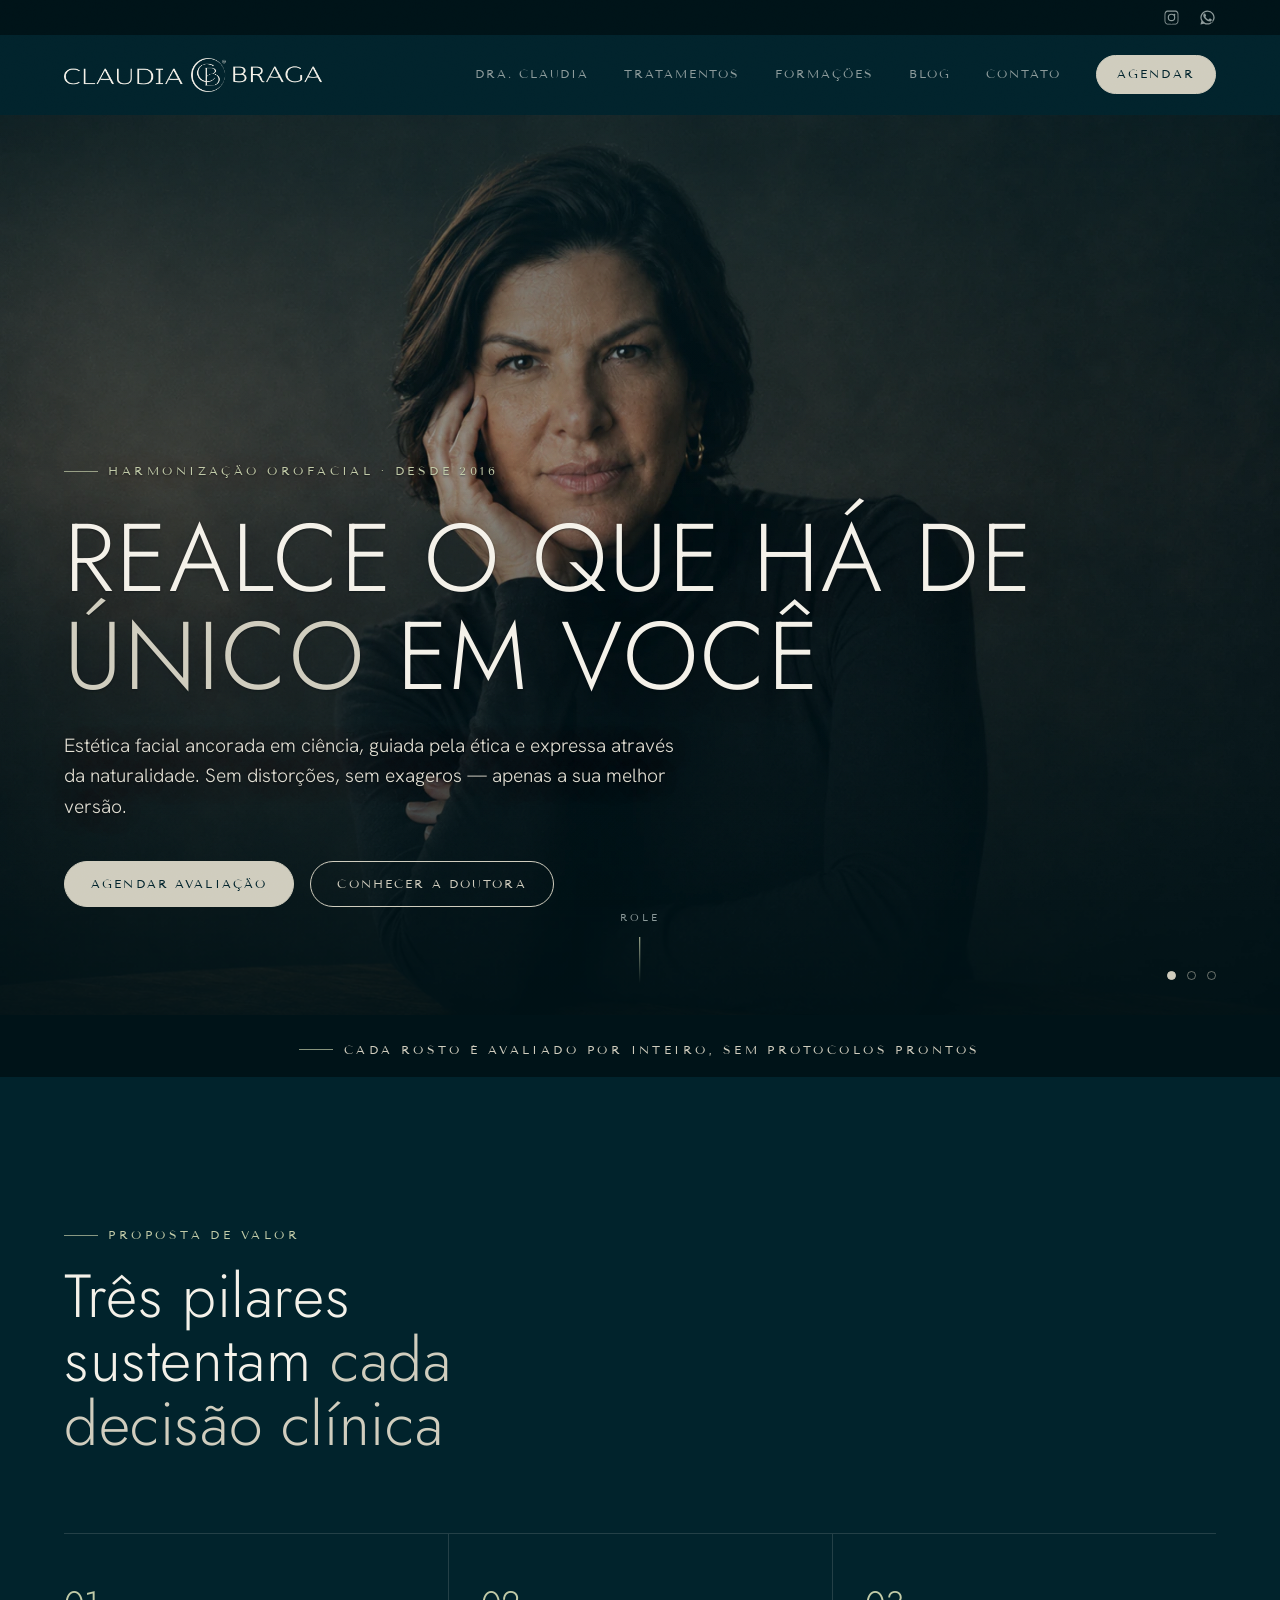
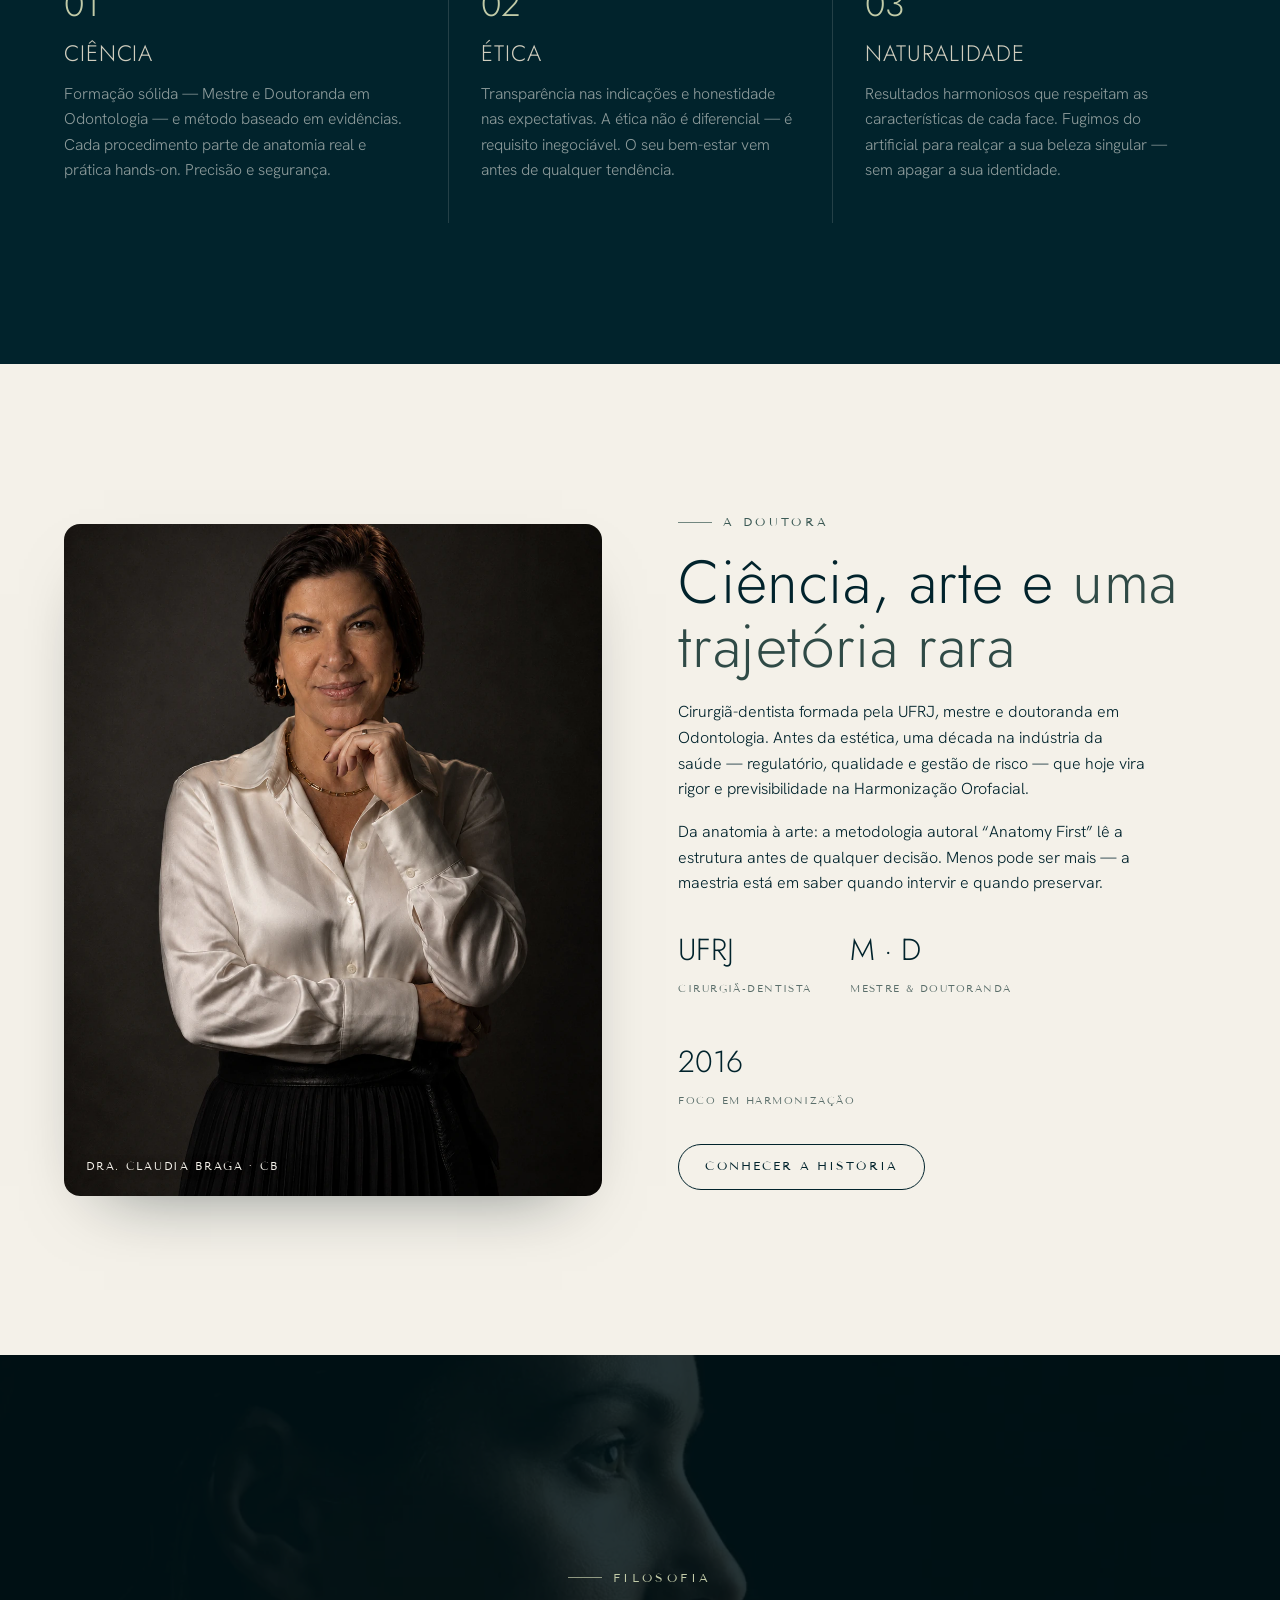
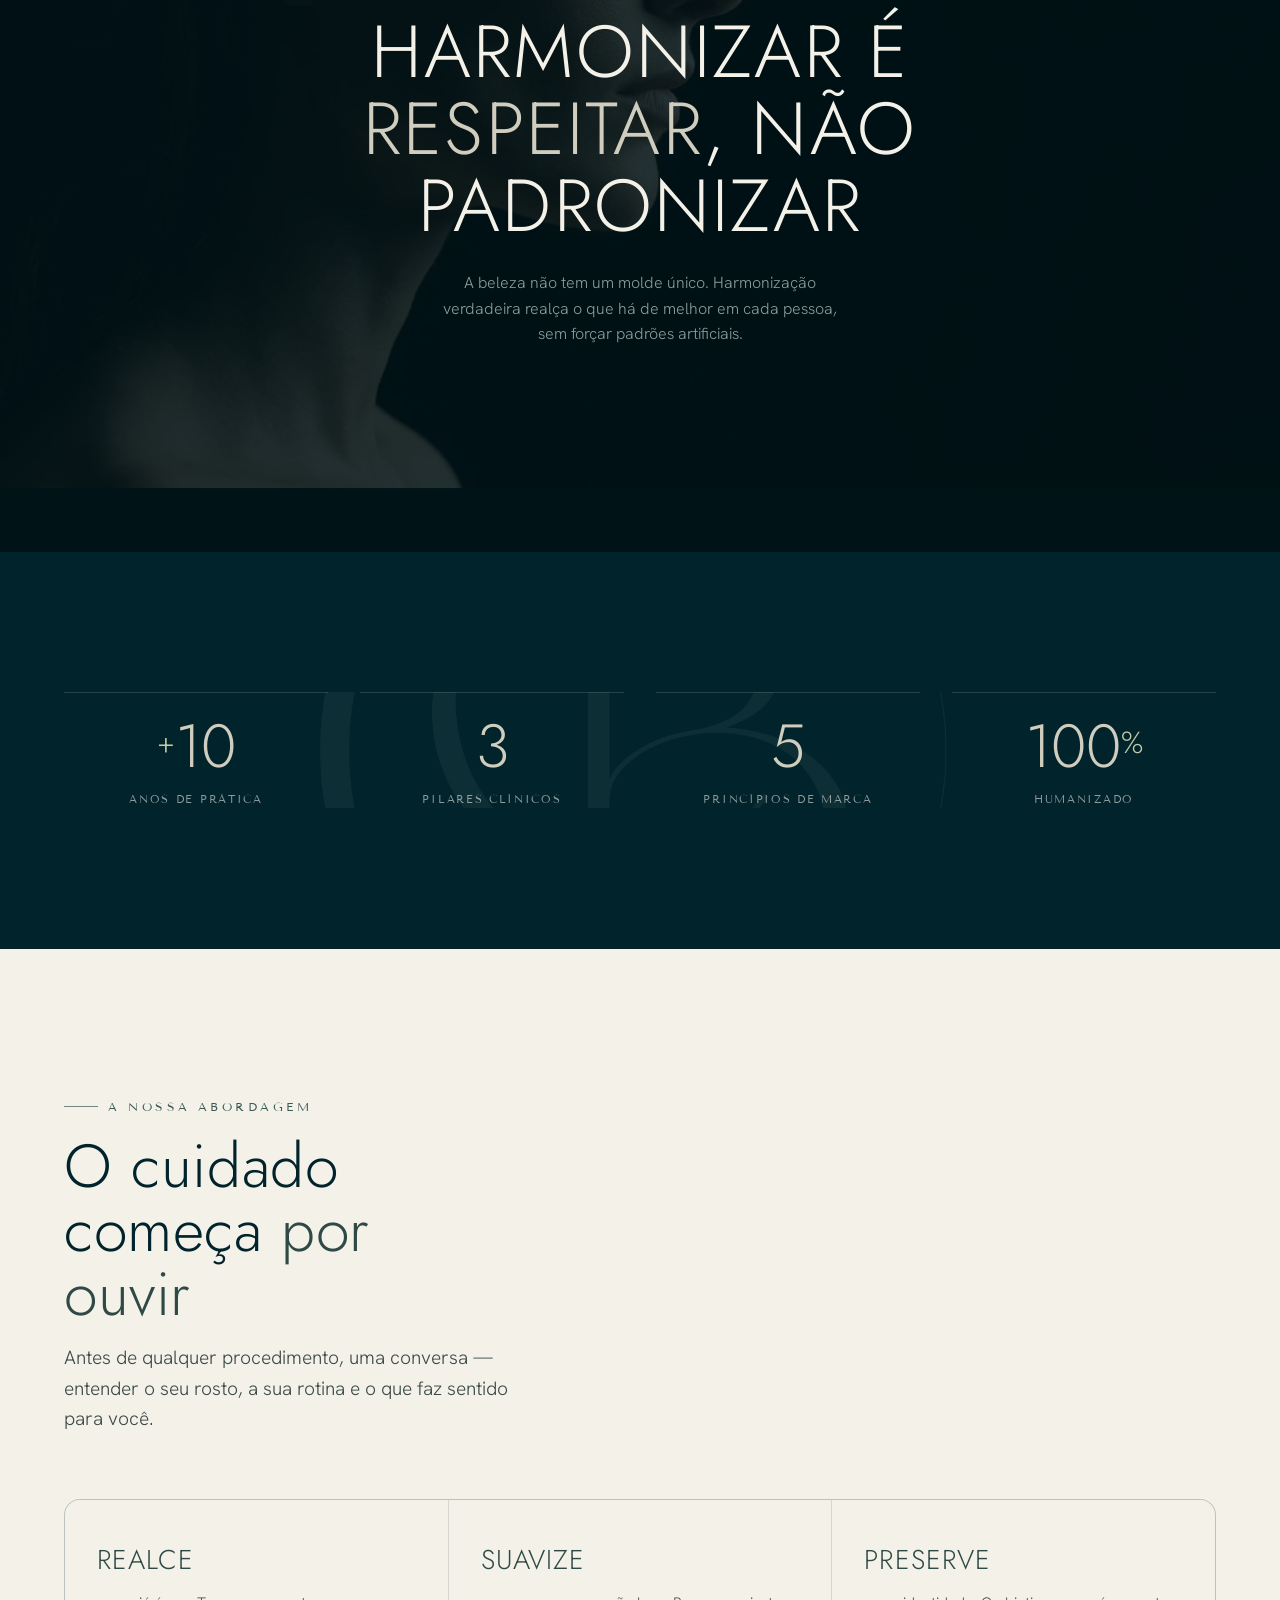
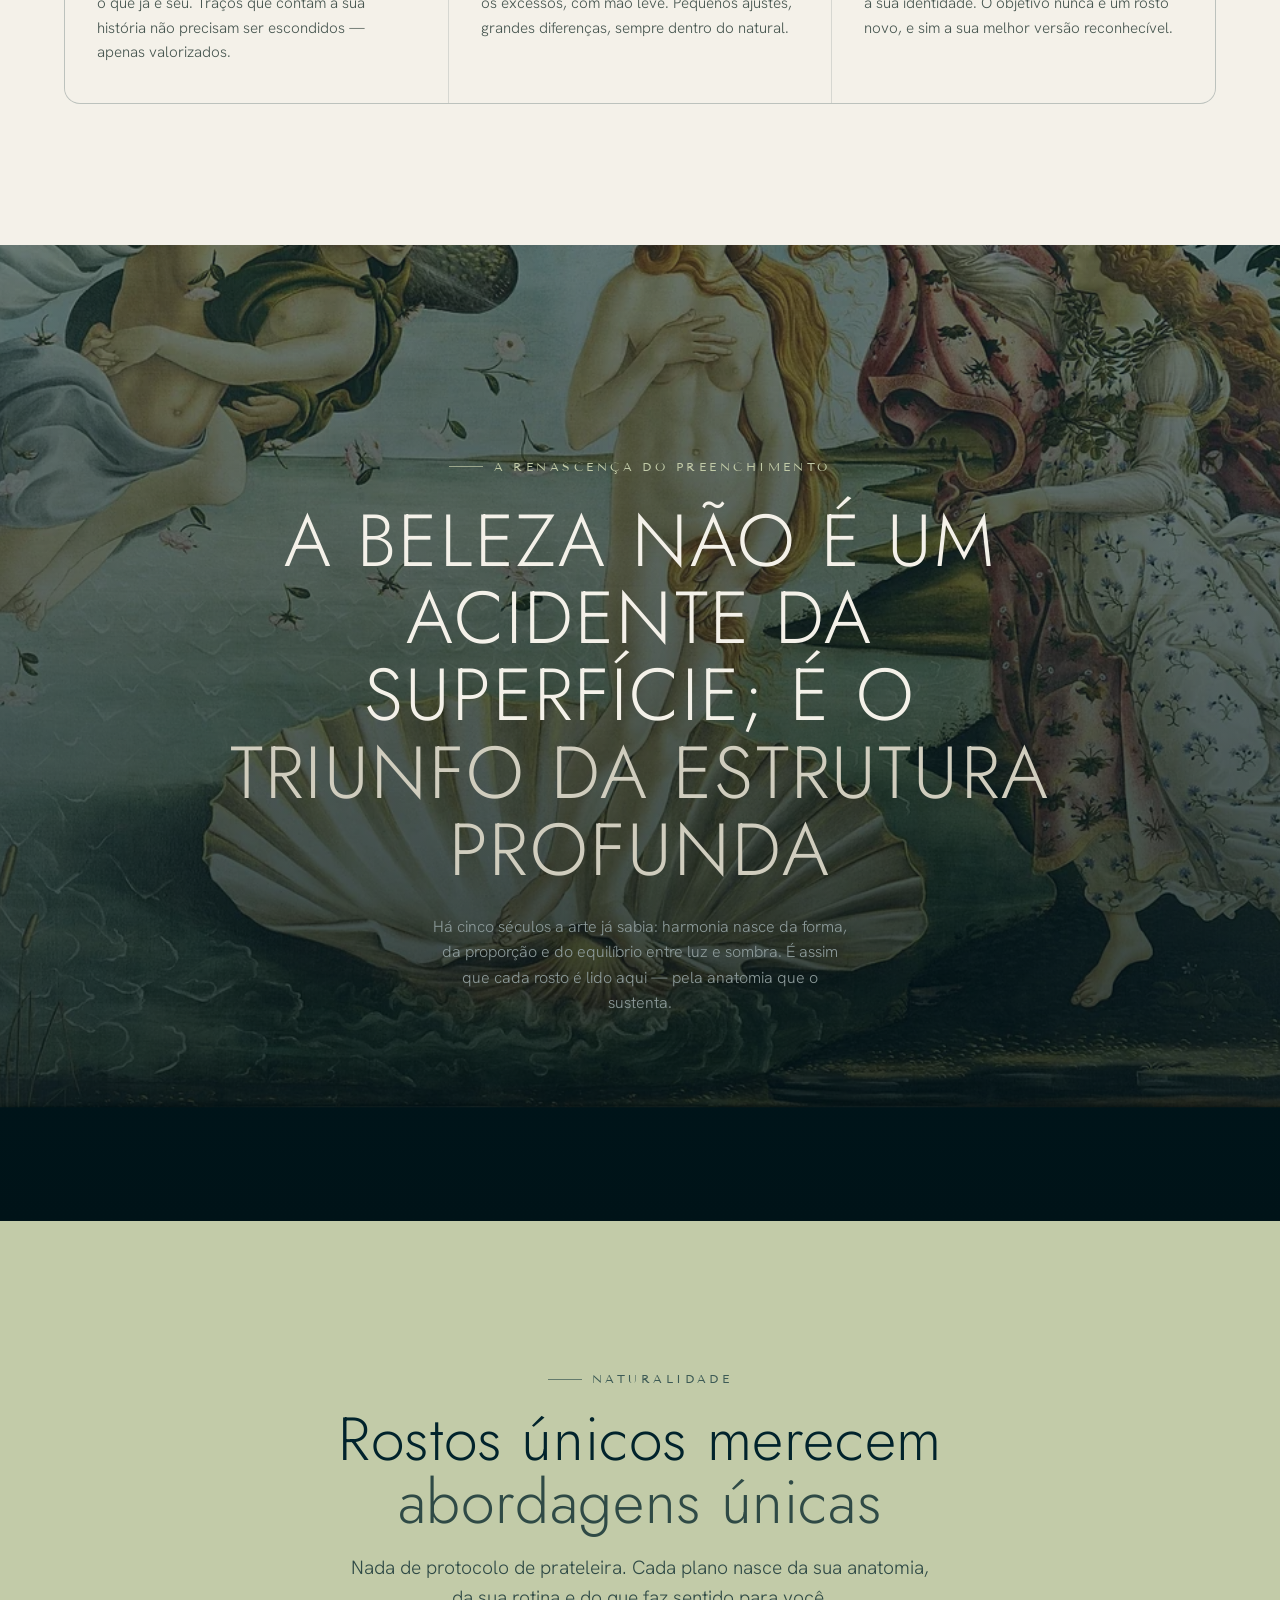
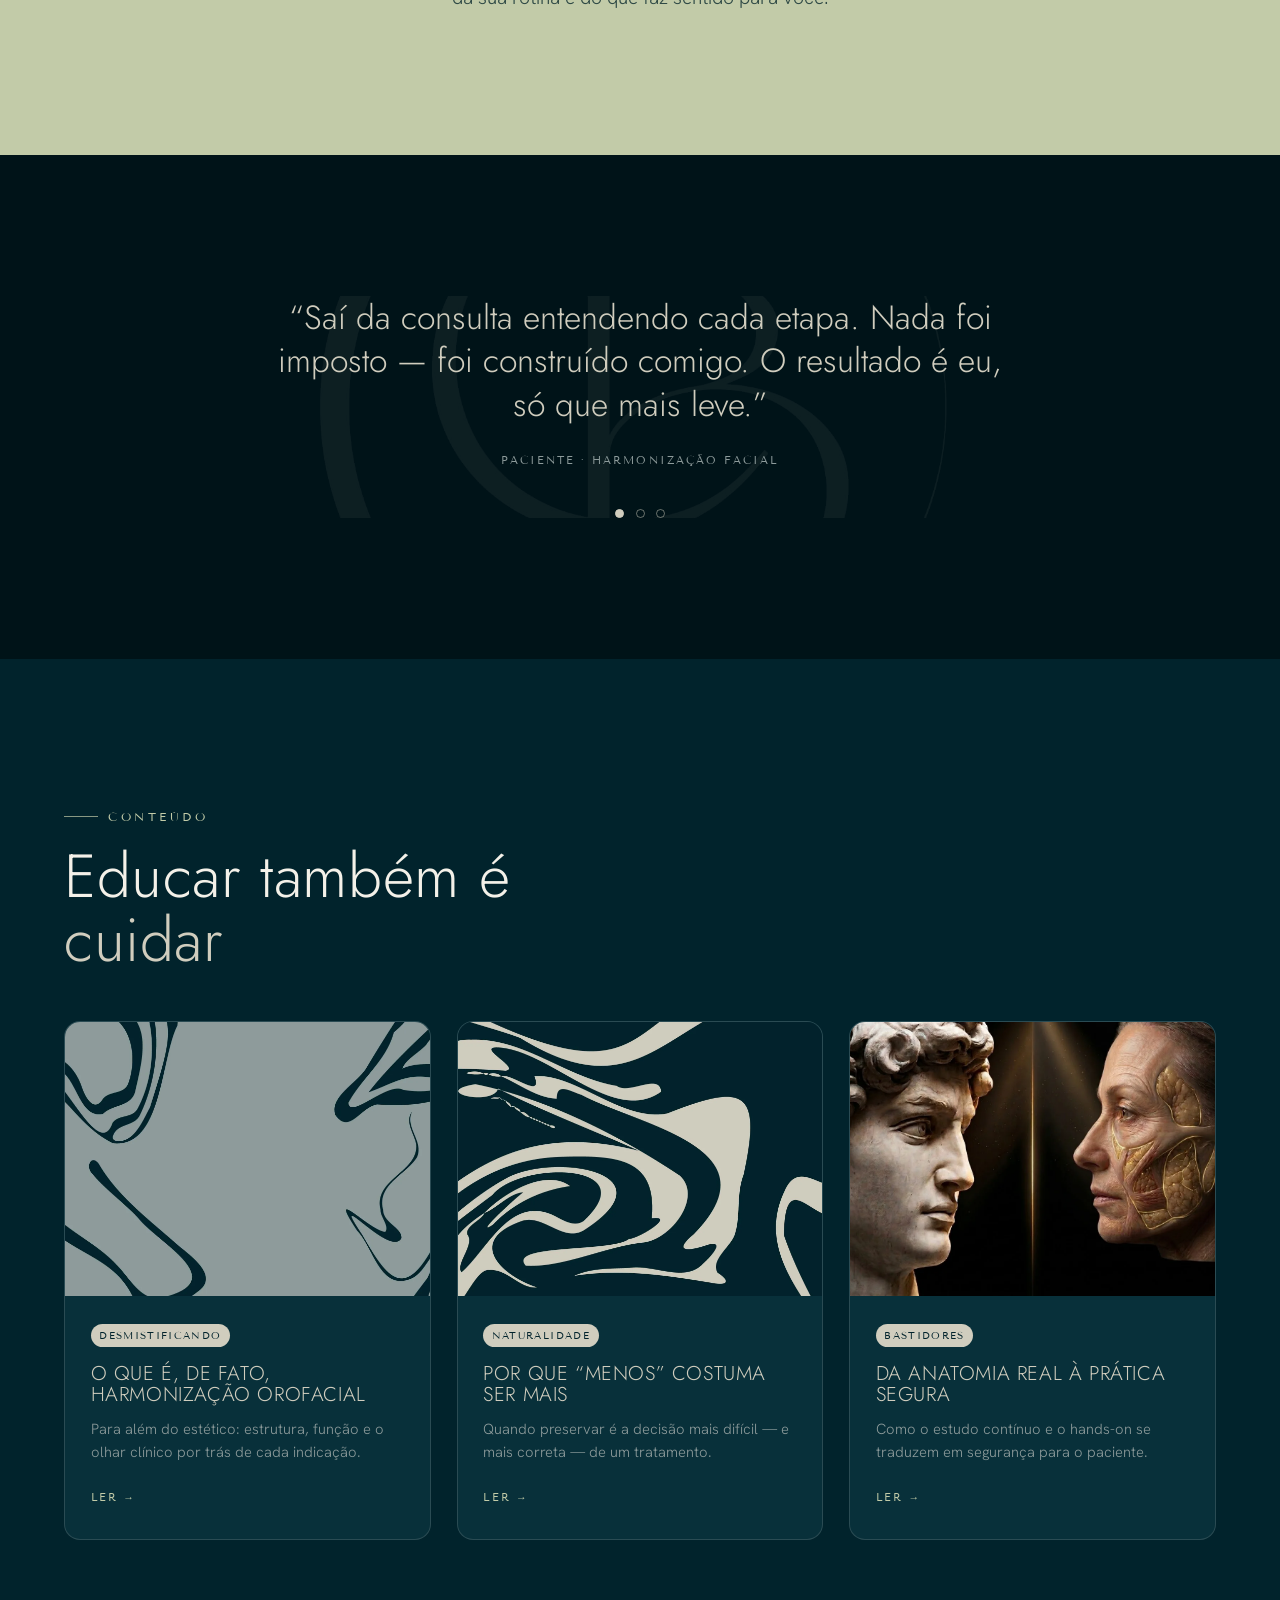
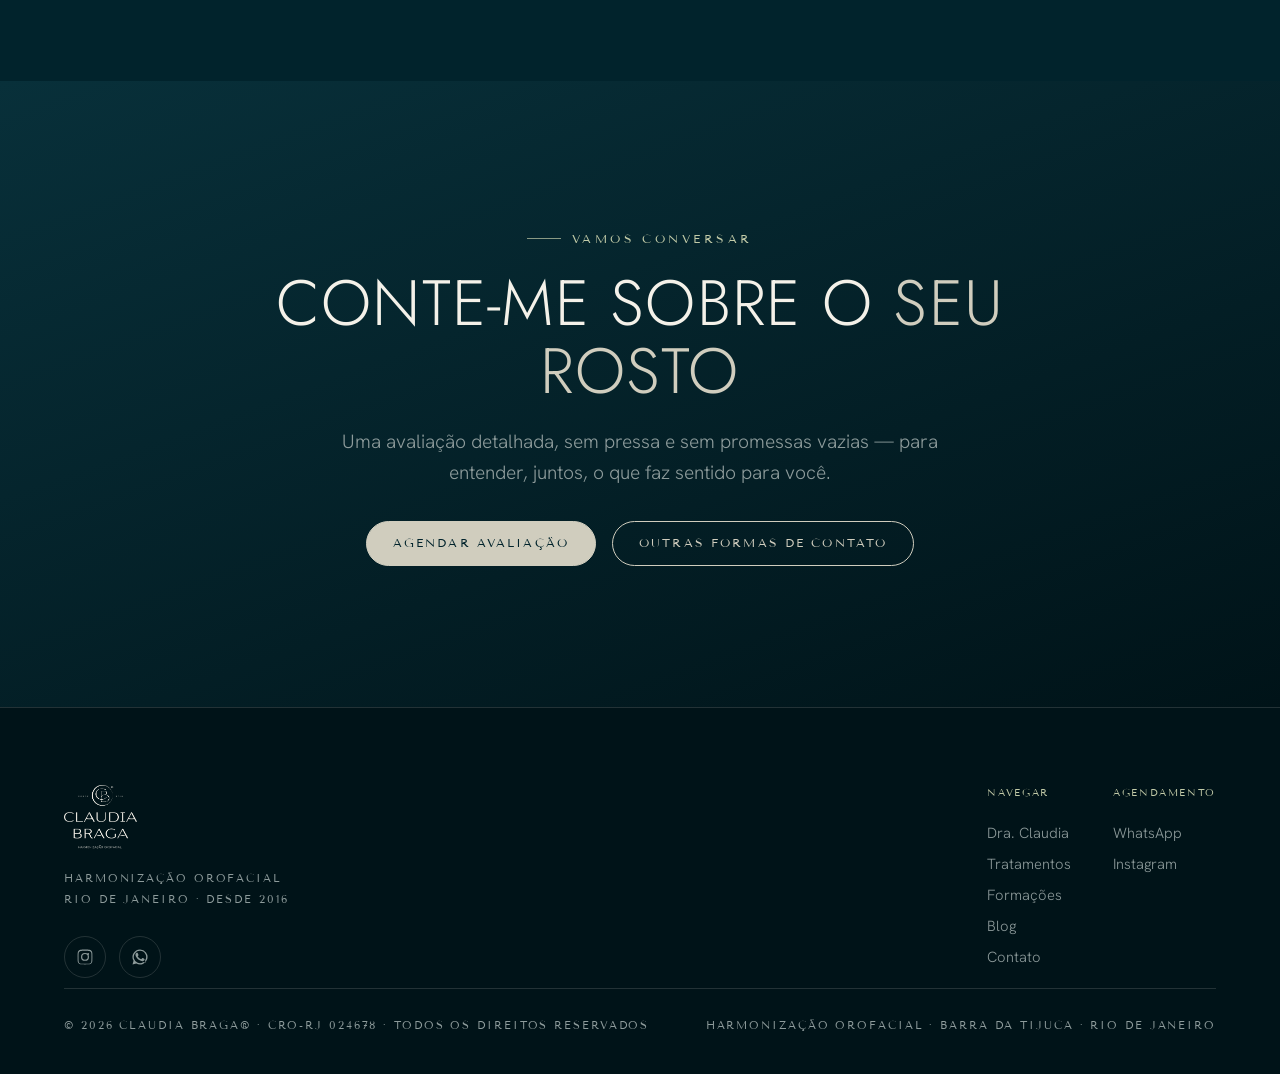
<file: index.html>
<!DOCTYPE html>
<html lang="pt-BR"><head>
<meta charset="UTF-8"><meta name="viewport" content="width=device-width, initial-scale=1">
<title>Harmonização Orofacial no Rio de Janeiro | Dra. Claudia Braga</title><meta name="description" content="Harmonização Orofacial ancorada em ciência, ética e naturalidade — na Barra da Tijuca, RJ. Avalie com a Dra. Claudia Braga (CRO-RJ 024678).">
<link rel="icon" type="image/png" sizes="32x32" href="assets/img/logo/favicon-32.png">
<link rel="apple-touch-icon" href="assets/img/logo/favicon-180.png">
<link rel="stylesheet" href="assets/styles.css">
<link rel="preload" as="image" href="assets/img/fotos/claudia-real-02.webp" fetchpriority="high">
<!-- ====== SEO · Open Graph · Dados estruturados (JSON-LD) ====== -->
<meta name="author" content="Dra. Claudia Braga">
<meta name="robots" content="index, follow, max-image-preview:large, max-snippet:-1">
<meta name="theme-color" content="#01232C">
<link rel="canonical" href="https://draclaudiabraga.com/">
<meta property="og:type" content="website">
<meta property="og:site_name" content="Dra. Claudia Braga — Harmonização Orofacial">
<meta property="og:locale" content="pt_BR">
<meta property="og:title" content="Harmonização Orofacial no Rio de Janeiro | Dra. Claudia Braga">
<meta property="og:description" content="Harmonização Orofacial ancorada em ciência, ética e naturalidade — na Barra da Tijuca, RJ. Avalie com a Dra. Claudia Braga (CRO-RJ 024678).">
<meta property="og:url" content="https://draclaudiabraga.com/">
<meta property="og:image" content="https://draclaudiabraga.com/assets/img/fotos/claudia-real-01.png">
<meta name="twitter:card" content="summary_large_image">
<meta name="twitter:title" content="Harmonização Orofacial no Rio de Janeiro | Dra. Claudia Braga">
<meta name="twitter:description" content="Harmonização Orofacial ancorada em ciência, ética e naturalidade — na Barra da Tijuca, RJ. Dra. Claudia Braga (CRO-RJ 024678).">
<meta name="twitter:image" content="https://draclaudiabraga.com/assets/img/fotos/claudia-real-01.png">
<script type="application/ld+json">
{"@context":"https://schema.org","@graph":[
{"@type":["Dentist","MedicalClinic"],"@id":"https://draclaudiabraga.com/#clinic","name":"Dra. Claudia Braga — Harmonização Orofacial","alternateName":"Claudia Braga","url":"https://draclaudiabraga.com/","logo":"https://draclaudiabraga.com/assets/img/logo/lockup-petrol.png","image":"https://draclaudiabraga.com/assets/img/fotos/claudia-real-01.png","telephone":"+5521991249832","currenciesAccepted":"BRL","areaServed":{"@type":"City","name":"Rio de Janeiro"},"knowsAbout":["Harmonização Orofacial","Estética Orofacial","Toxina botulínica","Preenchimento facial","Bioestimuladores","Anatomia facial"],"address":{"@type":"PostalAddress","streetAddress":"Av. das Américas, 3434, Bloco 6, sala 205 — Integral Health Institute, Barra da Tijuca","addressLocality":"Rio de Janeiro","addressRegion":"RJ","addressCountry":"BR"},"hasMap":"https://maps.google.com/maps?q=Av+das+Americas+3434+Barra+da+Tijuca+Rio+de+Janeiro+RJ","openingHoursSpecification":[{"@type":"OpeningHoursSpecification","dayOfWeek":["Monday","Tuesday","Wednesday","Thursday","Friday"],"opens":"09:00","closes":"18:00"}],"sameAs":["https://www.instagram.com/draclaudiabraga/"],"parentOrganization":{"@type":"Organization","name":"Integral Health Institute","url":"https://ihi.integralhealth.rio"},"founder":{"@id":"https://draclaudiabraga.com/#claudia"},"employee":{"@id":"https://draclaudiabraga.com/#claudia"}},
{"@type":"Person","@id":"https://draclaudiabraga.com/#claudia","name":"Dra. Claudia Braga","alternateName":"Cláudia Braga","givenName":"Claudia","familyName":"Braga","honorificPrefix":"Dra.","jobTitle":"Cirurgiã-dentista — Harmonização Orofacial","description":"Cirurgiã-dentista (UFRJ), mestre e doutoranda em Odontologia, especialista em Harmonização Orofacial e criadora da metodologia Anatomy First.","image":"https://draclaudiabraga.com/assets/img/fotos/claudia-real-01.png","url":"https://draclaudiabraga.com/sobre.html","worksFor":{"@id":"https://draclaudiabraga.com/#clinic"},"alumniOf":[{"@type":"CollegeOrUniversity","name":"Universidade Federal do Rio de Janeiro (UFRJ)"},{"@type":"CollegeOrUniversity","name":"Universidade Estadual Paulista (UNESP)"},{"@type":"CollegeOrUniversity","name":"Universidade Estácio de Sá"}],"hasCredential":[{"@type":"EducationalOccupationalCredential","credentialCategory":"Registro profissional","name":"CRO-RJ 024678","recognizedBy":{"@type":"Organization","name":"Conselho Regional de Odontologia do Rio de Janeiro (CRO-RJ)"}},{"@type":"EducationalOccupationalCredential","credentialCategory":"Mestrado","name":"Mestre em Odontologia"},{"@type":"EducationalOccupationalCredential","credentialCategory":"Doutorado em curso","name":"Doutoranda em Odontologia"}],"knowsAbout":["Harmonização Orofacial","Anatomia facial","Anatomy First","Toxina botulínica","Preenchimento facial","Bioestimuladores"],"knowsLanguage":["Português","Inglês","Francês","Espanhol"],"sameAs":["https://www.instagram.com/draclaudiabraga/"]},
{"@type":"WebSite","@id":"https://draclaudiabraga.com/#website","url":"https://draclaudiabraga.com/","name":"Dra. Claudia Braga — Harmonização Orofacial","inLanguage":"pt-BR","publisher":{"@id":"https://draclaudiabraga.com/#clinic"}},
{"@type":"WebPage","@id":"https://draclaudiabraga.com/#webpage","url":"https://draclaudiabraga.com/","name":"Harmonização Orofacial no Rio de Janeiro | Dra. Claudia Braga","description":"Harmonização Orofacial ancorada em ciência, ética e naturalidade, na Barra da Tijuca (RJ), com a Dra. Claudia Braga.","isPartOf":{"@id":"https://draclaudiabraga.com/#website"},"about":{"@id":"https://draclaudiabraga.com/#clinic"},"primaryImageOfPage":"https://draclaudiabraga.com/assets/img/fotos/claudia-real-01.png","inLanguage":"pt-BR"}
]}
</script>
</head><body>
<div id="loader"><img src="assets/img/logo/monograma-offwhite.png" alt="Claudia Braga"></div>
<div class="topbar"><div class="wrap">
  <div class="social"><a href="https://www.instagram.com/draclaudiabraga/" target="_blank" rel="noopener" aria-label="Instagram de Claudia Braga"><svg viewBox="0 0 24 24"><path d="M12 2.16c3.2 0 3.58.01 4.85.07 1.17.05 1.8.25 2.23.41.56.22.96.48 1.38.9.42.42.68.82.9 1.38.16.42.36 1.06.41 2.23.06 1.27.07 1.65.07 4.85s-.01 3.58-.07 4.85c-.05 1.17-.25 1.8-.41 2.23a3.7 3.7 0 01-.9 1.38 3.7 3.7 0 01-1.38.9c-.42.16-1.06.36-2.23.41-1.27.06-1.65.07-4.85.07s-3.58-.01-4.85-.07c-1.17-.05-1.8-.25-2.23-.41a3.7 3.7 0 01-1.38-.9 3.7 3.7 0 01-.9-1.38c-.16-.42-.36-1.06-.41-2.23-.06-1.27-.07-1.65-.07-4.85s.01-3.58.07-4.85c.05-1.17.25-1.8.41-2.23.22-.56.48-.96.9-1.38.42-.42.82-.68 1.38-.9.43-.16 1.06-.36 2.23-.41C8.42 2.17 8.8 2.16 12 2.16zm0 1.62c-3.15 0-3.52.01-4.76.07-.9.04-1.39.19-1.71.32-.43.17-.74.37-1.06.69-.32.32-.52.63-.69 1.06-.13.32-.28.81-.32 1.71-.06 1.24-.07 1.61-.07 4.76s.01 3.52.07 4.76c.04.9.19 1.39.32 1.71.17.43.37.74.69 1.06.32.32.63.52 1.06.69.32.13.81.28 1.71.32 1.24.06 1.61.07 4.76.07s3.52-.01 4.76-.07c.9-.04 1.39-.19 1.71-.32.43-.17.74-.37 1.06-.69.32-.32.52-.63.69-1.06.13-.32.28-.81.32-1.71.06-1.24.07-1.61.07-4.76s-.01-3.52-.07-4.76c-.04-.9-.19-1.39-.32-1.71a2.1 2.1 0 00-.69-1.06 2.1 2.1 0 00-1.06-.69c-.32-.13-.81-.28-1.71-.32-1.24-.06-1.61-.07-4.76-.07zm0 2.76a5.3 5.3 0 110 10.6 5.3 5.3 0 010-10.6zm0 1.62a3.68 3.68 0 100 7.36 3.68 3.68 0 000-7.36zm5.48-.16a1.24 1.24 0 11-2.48 0 1.24 1.24 0 012.48 0z"/></svg></a><a href="https://wa.me/5521991249832" target="_blank" rel="noopener" aria-label="WhatsApp"><svg viewBox="0 0 24 24"><path d="M17.5 14.4c-.3-.15-1.77-.87-2.04-.97-.27-.1-.47-.15-.67.15-.2.3-.77.97-.95 1.17-.17.2-.35.22-.65.07-.3-.15-1.26-.46-2.4-1.48-.89-.79-1.49-1.77-1.66-2.07-.17-.3-.02-.46.13-.61.13-.13.3-.35.45-.52.15-.17.2-.3.3-.5.1-.2.05-.37-.02-.52-.07-.15-.67-1.62-.92-2.22-.24-.58-.49-.5-.67-.51l-.57-.01c-.2 0-.52.07-.8.37-.27.3-1.04 1.02-1.04 2.48 0 1.46 1.07 2.88 1.22 3.08.15.2 2.1 3.2 5.08 4.49.71.31 1.26.49 1.69.62.71.23 1.36.2 1.87.12.57-.08 1.77-.72 2.02-1.42.25-.7.25-1.3.17-1.42-.07-.12-.27-.2-.57-.35zM12 2a10 10 0 00-8.6 15.06L2 22l5.06-1.33A10 10 0 1012 2zm0 1.8a8.2 8.2 0 016.96 12.54l-.2.32.79 2.88-2.96-.78-.31.18A8.2 8.2 0 1112 3.8z"/></svg></a></div>
</div></div><header><div class="wrap nav">
  <a href="index.html" aria-label="Claudia Braga"><img class="logo" src="assets/img/logo/horizontal-offwhite.png" alt="Claudia Braga"></a>
  <nav class="menu"><a class="link" href="sobre.html">Dra. Claudia</a><a class="link" href="procedimentos.html">Tratamentos</a><a class="link" href="formacao.html">Formações</a><a class="link" href="conteudo.html">Blog</a><a class="link" href="contato.html">Contato</a><a class="btn solid" href="https://wa.me/5521991249832" target="_blank" rel="noopener">Agendar</a></nav>
  <button class="burger" aria-label="Menu"><span></span><span></span><span></span></button>
</div></header>
<nav class="mobile-menu"><a href="sobre.html">Dra. Claudia</a><a href="procedimentos.html">Tratamentos</a><a href="formacao.html">Formações</a><a href="conteudo.html">Blog</a><a href="contato.html">Contato</a><a href="https://wa.me/5521991249832" target="_blank" rel="noopener">Agendar</a></nav><section class="hero"><div class="slides">
  <div class="slide active"><img src="assets/img/fotos/claudia-real-02.webp" alt="Dra. Claudia Braga"></div>
  <div class="slide"><img src="assets/img/fotos/claudia-real-03.webp" alt="Dra. Claudia Braga"></div>
  <div class="slide"><img src="assets/img/fotos/claudia-real-01.webp" alt="Dra. Claudia Braga" style="object-position:center 20%"></div>
</div><div class="wrap">
  <span class="eyebrow reveal in">Harmonização Orofacial · desde 2016</span>
  <h1 class="h-display reveal in" data-d="1">Realce o que há de <em>único</em> em você</h1>
  <p class="lead reveal in" data-d="2">Estética facial ancorada em ciência, guiada pela ética e expressa através da naturalidade. Sem distorções, sem exageros — apenas a sua melhor versão.</p>
  <div class="cta-row reveal in" data-d="3"><a class="btn solid" href="https://wa.me/5521991249832" target="_blank" rel="noopener">Agendar avaliação</a><a class="btn" href="sobre.html">Conhecer a Doutora</a></div>
</div><div class="dots"></div><div class="scroll-cue"><span>Role</span><span class="bar"></span></div></section>

<div class="sec deep" style="padding-block:1.1rem;text-align:center"><div class="wrap"><span class="eyebrow center" style="color:var(--cb-beige)">Cada rosto é avaliado por inteiro, sem protocolos prontos</span></div></div>

<section class="sec dark"><div class="wrap">
  <div class="reveal" style="max-width:60ch;margin-bottom:clamp(3rem,6vw,5rem)"><span class="eyebrow">Proposta de valor</span><h2 class="h1" style="margin-top:1.3rem">Três pilares sustentam <em>cada decisão clínica</em></h2></div>
  <div class="cols-3">
    <div class="pilar reveal" data-d="1"><div class="num">01</div><h3>Ciência</h3><p>Formação sólida — Mestre e Doutoranda em Odontologia — e método baseado em evidências. Cada procedimento parte de anatomia real e prática hands-on. Precisão e segurança.</p></div>
    <div class="pilar reveal" data-d="2"><div class="num">02</div><h3>Ética</h3><p>Transparência nas indicações e honestidade nas expectativas. A ética não é diferencial — é requisito inegociável. O seu bem-estar vem antes de qualquer tendência.</p></div>
    <div class="pilar reveal" data-d="3"><div class="num">03</div><h3>Naturalidade</h3><p>Resultados harmoniosos que respeitam as características de cada face. Fugimos do artificial para realçar a sua beleza singular — sem apagar a sua identidade.</p></div>
  </div></div></section>

<section class="sec light on-light"><div class="wrap split">
  <div class="media reveal"><img loading="lazy" decoding="async" src="assets/img/fotos/claudia-real-01.webp" alt="Dra. Claudia Braga"><span class="tag">Dra. Claudia Braga · CB</span></div>
  <div><span class="eyebrow reveal">A Doutora</span><h2 class="h1 reveal" data-d="1" style="margin-top:1.2rem">Ciência, arte e <em>uma trajetória rara</em></h2>
  <p class="reveal" data-d="2">Cirurgiã-dentista formada pela UFRJ, mestre e doutoranda em Odontologia. Antes da estética, uma década na indústria da saúde — regulatório, qualidade e gestão de risco — que hoje vira rigor e previsibilidade na Harmonização Orofacial.</p>
  <p class="reveal" data-d="2">Da anatomia à arte: a metodologia autoral “Anatomy First” lê a estrutura antes de qualquer decisão. Menos pode ser mais — a maestria está em saber quando intervir e quando preservar.</p>
  <div class="facts reveal" data-d="3"><div><span class="k">UFRJ</span><span class="l">cirurgiã-dentista</span></div><div><span class="k">M · D</span><span class="l">mestre &amp; doutoranda</span></div><div><span class="k">2016</span><span class="l">foco em harmonização</span></div></div>
  <p style="margin-top:2rem"><a class="btn reveal" data-d="3" href="sobre.html">Conhecer a história</a></p></div>
</div></section>

<section class="banda"><div class="bg"><img loading="lazy" decoding="async" src="assets/img/arte/chiaroscuro.webp" alt=""></div><div class="wrap">
  <span class="eyebrow center reveal">Filosofia</span><h2 class="reveal" data-d="1">Harmonizar é <em>respeitar</em>, não padronizar</h2>
  <p class="reveal" data-d="2">A beleza não tem um molde único. Harmonização verdadeira realça o que há de melhor em cada pessoa, sem forçar padrões artificiais.</p></div></section>

<section class="sec dark"><div class="wrap"><div class="watermark"><img loading="lazy" decoding="async" src="assets/img/logo/monograma-offwhite.png" alt=""></div>
  <div class="stats">
    <div class="stat reveal"><div class="n"><span class="pre">+</span><span class="count" data-to="10">0</span></div><div class="c">Anos de prática</div></div>
    <div class="stat reveal" data-d="1"><div class="n"><span class="count" data-to="3">0</span></div><div class="c">Pilares clínicos</div></div>
    <div class="stat reveal" data-d="2"><div class="n"><span class="count" data-to="5">0</span></div><div class="c">Princípios de marca</div></div>
    <div class="stat reveal" data-d="3"><div class="n">100<span class="pre">%</span></div><div class="c">Humanizado</div></div>
  </div></div></section>

<section class="sec light on-light"><div class="wrap">
  <div class="reveal" style="max-width:50ch;margin-bottom:clamp(2.6rem,5vw,4rem)"><span class="eyebrow">A nossa abordagem</span><h2 class="h1" style="margin-top:1.2rem">O cuidado começa <em>por ouvir</em></h2><p class="lead" style="margin-top:1rem">Antes de qualquer procedimento, uma conversa — entender o seu rosto, a sua rotina e o que faz sentido para você.</p></div>
  <div class="verbs">
    <div class="verb reveal" data-d="1"><div class="v">Realce</div><p>o que já é seu. Traços que contam a sua história não precisam ser escondidos — apenas valorizados.</p></div>
    <div class="verb reveal" data-d="2"><div class="v">Suavize</div><p>os excessos, com mão leve. Pequenos ajustes, grandes diferenças, sempre dentro do natural.</p></div>
    <div class="verb reveal" data-d="3"><div class="v">Preserve</div><p>a sua identidade. O objetivo nunca é um rosto novo, e sim a sua melhor versão reconhecível.</p></div>
  </div></div></section>

<section class="banda art"><div class="bg"><img loading="lazy" decoding="async" src="assets/img/arte/botticelli-venus.webp" alt="O Nascimento de Vênus, de Sandro Botticelli"></div><div class="wrap">
  <span class="eyebrow center reveal">A Renascença do preenchimento</span>
  <h2 class="reveal" data-d="1">A beleza não é um acidente da superfície; é o <em>triunfo da estrutura profunda</em></h2>
  <p class="reveal" data-d="2">Há cinco séculos a arte já sabia: harmonia nasce da forma, da proporção e do equilíbrio entre luz e sombra. É assim que cada rosto é lido aqui — pela anatomia que o sustenta.</p></div></section>

<section class="sec mint on-light"><div class="wrap" style="text-align:center">
  <span class="eyebrow center reveal">Naturalidade</span>
  <h2 class="h1 reveal" data-d="1" style="margin-top:1.2rem;max-width:22ch;margin-inline:auto">Rostos únicos merecem <em>abordagens únicas</em></h2>
  <p class="lead reveal" data-d="2" style="margin:1.1rem auto 0;max-width:54ch">Nada de protocolo de prateleira. Cada plano nasce da sua anatomia, da sua rotina e do que faz sentido para você.</p>
</div></section>

<section class="sec deep"><div class="wrap"><div class="watermark"><img loading="lazy" decoding="async" src="assets/img/logo/monograma-offwhite.png" alt=""></div>
  <div class="testi reveal">
    <div class="item active"><blockquote>“Saí da consulta entendendo cada etapa. Nada foi imposto — foi construído comigo. O resultado é eu, só que mais leve.”</blockquote><div class="who">Paciente · Harmonização facial</div></div>
    <div class="item"><blockquote>“A naturalidade é o que mais me marcou. Ninguém percebeu o que eu fiz — só que eu estava bem.”</blockquote><div class="who">Paciente · Avaliação facial</div></div>
    <div class="item"><blockquote>“Senti segurança do início ao fim. Ciência e cuidado na mesma conversa.”</blockquote><div class="who">Paciente · Acompanhamento</div></div>
    <div class="nav"></div>
  </div></div></section>

<section class="sec dark"><div class="wrap">
  <div class="reveal" style="max-width:58ch;margin-bottom:3rem"><span class="eyebrow">Conteúdo</span><h2 class="h1" style="margin-top:1.2rem">Educar também é <em>cuidar</em></h2></div>
  <div class="grid-cards">
    <a class="card reveal" data-d="1" href="conteudo.html"><div class="thumb"><img loading="lazy" decoding="async" src="assets/img/patterns/pattern01.webp" alt=""></div><div class="body"><span class="badge" style="position:static;display:inline-block;margin-bottom:1rem">Desmistificando</span><h3>O que é, de fato, Harmonização Orofacial</h3><p>Para além do estético: estrutura, função e o olhar clínico por trás de cada indicação.</p><span class="more">Ler →</span></div></a>
    <a class="card reveal" data-d="2" href="conteudo.html"><div class="thumb"><img loading="lazy" decoding="async" src="assets/img/patterns/pattern02.webp" alt=""></div><div class="body"><span class="badge" style="position:static;display:inline-block;margin-bottom:1rem">Naturalidade</span><h3>Por que “menos” costuma ser mais</h3><p>Quando preservar é a decisão mais difícil — e mais correta — de um tratamento.</p><span class="more">Ler →</span></div></a>
    <a class="card reveal" data-d="3" href="conteudo.html"><div class="thumb"><img loading="lazy" decoding="async" src="assets/img/arte/estetica-anatomia.webp" alt=""></div><div class="body"><span class="badge" style="position:static;display:inline-block;margin-bottom:1rem">Bastidores</span><h3>Da anatomia real à prática segura</h3><p>Como o estudo contínuo e o hands-on se traduzem em segurança para o paciente.</p><span class="more">Ler →</span></div></a>
  </div></div></section>
<section class="sec cta-band"><div class="wrap">
  <span class="eyebrow center reveal">Vamos conversar</span>
  <h2 class="reveal" data-d="1">Conte-me sobre o <em>seu rosto</em></h2>
  <p class="lead reveal" data-d="2" style="margin:0 auto;text-align:center">Uma avaliação detalhada, sem pressa e sem promessas vazias — para entender, juntos, o que faz sentido para você.</p>
  <div class="cta-row reveal" data-d="3"><a class="btn solid" href="https://wa.me/5521991249832" target="_blank" rel="noopener">Agendar avaliação</a><a class="btn" href="contato.html">Outras formas de contato</a></div>
</div></section><footer><div class="wrap"><div class="foot">
  <div>
    <img class="logo" src="assets/img/logo/lockup-offwhite.png" alt="Claudia Braga — Harmonização Orofacial">
    <div class="tag">Harmonização Orofacial<br>Rio de Janeiro · desde 2016</div>
    <div class="social-btns">
      <a class="sbtn" href="https://www.instagram.com/draclaudiabraga/" target="_blank" rel="noopener" aria-label="Instagram de Claudia Braga"><svg viewBox="0 0 24 24"><path d="M12 2.16c3.2 0 3.58.01 4.85.07 1.17.05 1.8.25 2.23.41.56.22.96.48 1.38.9.42.42.68.82.9 1.38.16.42.36 1.06.41 2.23.06 1.27.07 1.65.07 4.85s-.01 3.58-.07 4.85c-.05 1.17-.25 1.8-.41 2.23a3.7 3.7 0 01-.9 1.38 3.7 3.7 0 01-1.38.9c-.42.16-1.06.36-2.23.41-1.27.06-1.65.07-4.85.07s-3.58-.01-4.85-.07c-1.17-.05-1.8-.25-2.23-.41a3.7 3.7 0 01-1.38-.9 3.7 3.7 0 01-.9-1.38c-.16-.42-.36-1.06-.41-2.23-.06-1.27-.07-1.65-.07-4.85s.01-3.58.07-4.85c.05-1.17.25-1.8.41-2.23.22-.56.48-.96.9-1.38.42-.42.82-.68 1.38-.9.43-.16 1.06-.36 2.23-.41C8.42 2.17 8.8 2.16 12 2.16zm0 1.62c-3.15 0-3.52.01-4.76.07-.9.04-1.39.19-1.71.32-.43.17-.74.37-1.06.69-.32.32-.52.63-.69 1.06-.13.32-.28.81-.32 1.71-.06 1.24-.07 1.61-.07 4.76s.01 3.52.07 4.76c.04.9.19 1.39.32 1.71.17.43.37.74.69 1.06.32.32.63.52 1.06.69.32.13.81.28 1.71.32 1.24.06 1.61.07 4.76.07s3.52-.01 4.76-.07c.9-.04 1.39-.19 1.71-.32.43-.17.74-.37 1.06-.69.32-.32.52-.63.69-1.06.13-.32.28-.81.32-1.71.06-1.24.07-1.61.07-4.76s-.01-3.52-.07-4.76c-.04-.9-.19-1.39-.32-1.71a2.1 2.1 0 00-.69-1.06 2.1 2.1 0 00-1.06-.69c-.32-.13-.81-.28-1.71-.32-1.24-.06-1.61-.07-4.76-.07zm0 2.76a5.3 5.3 0 110 10.6 5.3 5.3 0 010-10.6zm0 1.62a3.68 3.68 0 100 7.36 3.68 3.68 0 000-7.36zm5.48-.16a1.24 1.24 0 11-2.48 0 1.24 1.24 0 012.48 0z"/></svg></a>
      <a class="sbtn" href="https://wa.me/5521991249832" target="_blank" rel="noopener" aria-label="WhatsApp"><svg viewBox="0 0 24 24"><path d="M17.5 14.4c-.3-.15-1.77-.87-2.04-.97-.27-.1-.47-.15-.67.15-.2.3-.77.97-.95 1.17-.17.2-.35.22-.65.07-.3-.15-1.26-.46-2.4-1.48-.89-.79-1.49-1.77-1.66-2.07-.17-.3-.02-.46.13-.61.13-.13.3-.35.45-.52.15-.17.2-.3.3-.5.1-.2.05-.37-.02-.52-.07-.15-.67-1.62-.92-2.22-.24-.58-.49-.5-.67-.51l-.57-.01c-.2 0-.52.07-.8.37-.27.3-1.04 1.02-1.04 2.48 0 1.46 1.07 2.88 1.22 3.08.15.2 2.1 3.2 5.08 4.49.71.31 1.26.49 1.69.62.71.23 1.36.2 1.87.12.57-.08 1.77-.72 2.02-1.42.25-.7.25-1.3.17-1.42-.07-.12-.27-.2-.57-.35zM12 2a10 10 0 00-8.6 15.06L2 22l5.06-1.33A10 10 0 1012 2zm0 1.8a8.2 8.2 0 016.96 12.54l-.2.32.79 2.88-2.96-.78-.31.18A8.2 8.2 0 1112 3.8z"/></svg></a>
    </div>
  </div>
  <div class="links">
    <div class="group"><h4>Navegar</h4><a href="sobre.html">Dra. Claudia</a><a href="procedimentos.html">Tratamentos</a><a href="formacao.html">Formações</a><a href="conteudo.html">Blog</a><a href="contato.html">Contato</a></div>
    <div class="group"><h4>Agendamento</h4><a href="https://wa.me/5521991249832" target="_blank" rel="noopener">WhatsApp</a><a href="https://www.instagram.com/draclaudiabraga/" target="_blank" rel="noopener">Instagram</a></div>
  </div>
</div>
<div class="base"><span>© 2026 Claudia Braga® · CRO-RJ 024678 · Todos os direitos reservados</span><span>Harmonização Orofacial · Barra da Tijuca · Rio de Janeiro</span></div>
</div></footer>
<script src="assets/app.js"></script></body></html>
</file>
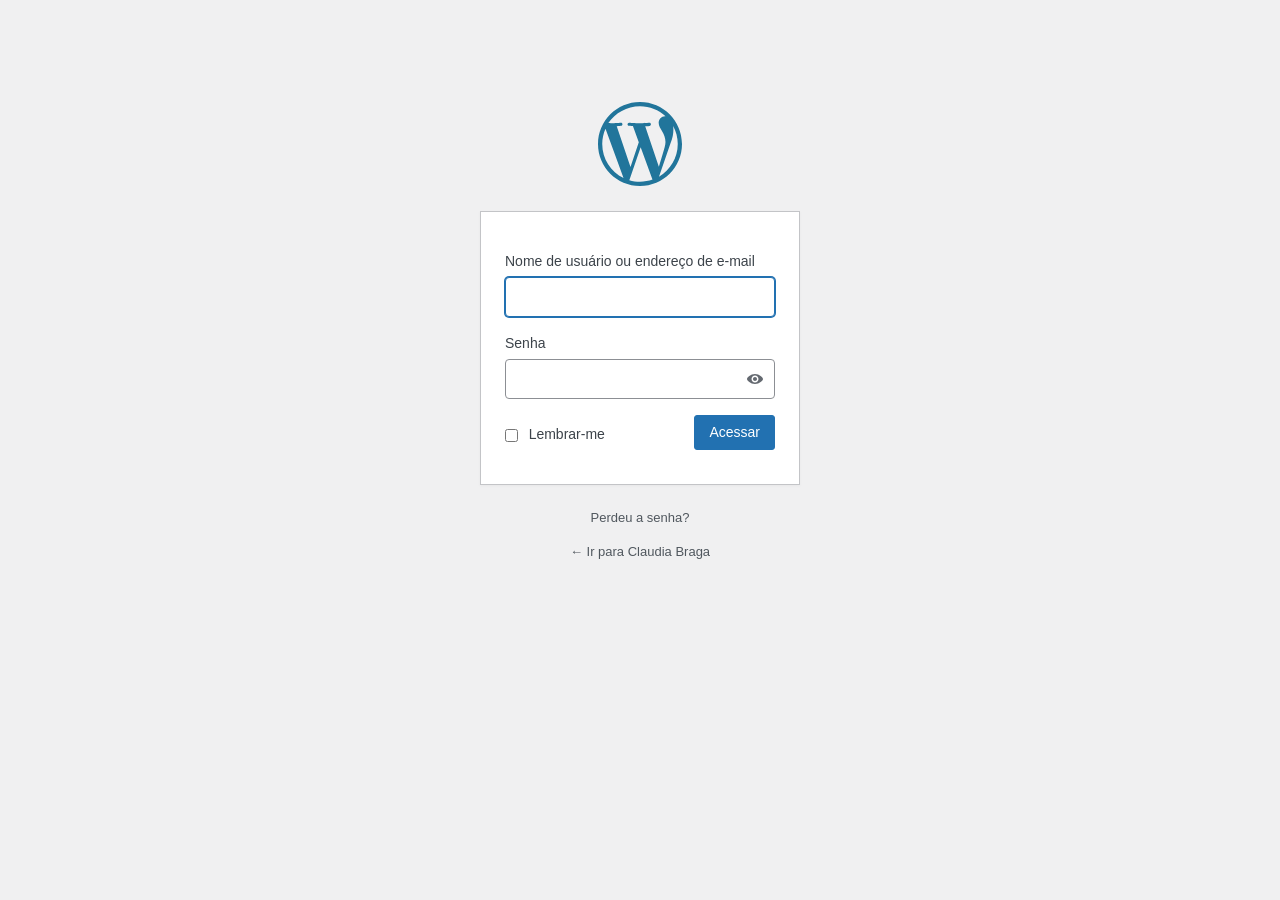
<file: wp-admin/index.html>
<!DOCTYPE html>
<html lang="pt-BR">
<head>
<meta charset="UTF-8">
<meta name="viewport" content="width=device-width, initial-scale=1.0">
<meta name="robots" content="noindex,nofollow">
<title>Acessar &lsaquo; Claudia Braga &#8212; WordPress</title>
<link rel="icon" href="../assets/img/logo/favicon-32.png" sizes="32x32">
<style>
*{box-sizing:border-box}
html{background:#f0f0f1}
body{background:#f0f0f1;min-height:100vh;margin:0;padding:0;color:#3c434a;
  font-family:-apple-system,BlinkMacSystemFont,"Segoe UI",Roboto,Oxygen-Sans,Ubuntu,Cantarell,"Helvetica Neue",sans-serif;
  font-size:13px;line-height:1.4em;-webkit-font-smoothing:antialiased}
a{color:#2271b1;text-decoration:underline;transition:none}
a:hover{color:#135e96}
a:focus{color:#043959;box-shadow:0 0 0 2px #2271b1;outline:2px solid transparent;border-radius:2px}
#login{width:320px;padding:8% 0 0;margin:auto}
#login h1{margin:0;padding:0}
#login h1 a{display:block;width:84px;height:84px;margin:0 auto 25px;text-indent:0;text-decoration:none;outline:0}
#login h1 a svg{display:block;width:84px;height:84px;fill:#21759b}
.screen-reader-text{position:absolute!important;width:1px;height:1px;padding:0;margin:-1px;overflow:hidden;clip:rect(1px,1px,1px,1px);clip-path:inset(50%);border:0;word-wrap:normal!important}

#login_error{display:none;border-left:4px solid #d63638;padding:12px;margin:0 0 20px 0;background:#fff;
  box-shadow:0 1px 3px rgba(0,0,0,.04);font-size:13px;line-height:1.5;word-wrap:break-word}
#login_error p{margin:.5em 0;padding:2px 0}
#login_error a{color:#2271b1}

form{margin-top:20px;margin-left:0;padding:26px 24px 34px;font-weight:400;overflow:hidden;
  background:#fff;border:1px solid #c3c4c7;box-shadow:0 1px 3px rgba(0,0,0,.04)}
form p{margin-bottom:0}
label{color:#3c434a;font-size:14px;display:inline-block;line-height:1.5;margin-bottom:3px}
.login-input{font-size:24px;line-height:1.33333333;width:100%;padding:3px 5px;margin:2px 6px 16px 0;
  min-height:40px;border:1px solid #8c8f94;border-radius:4px;background:#fff;color:#2c3338;box-sizing:border-box}
.login-input:focus{border-color:#2271b1;box-shadow:0 0 0 1px #2271b1;outline:2px solid transparent}

.user-pass-wrap{margin-bottom:0}
.wp-pwd{position:relative}
.wp-pwd .login-input{padding-right:42px;margin-bottom:16px}
.wp-hide-pw{position:absolute;top:0;right:0;height:40px;width:40px;min-width:40px;margin:2px 0 0 0;padding:0;border:0;
  background:transparent;color:#646970;cursor:pointer;display:flex;align-items:center;justify-content:center}
.wp-hide-pw:hover{color:#135e96}
.wp-hide-pw:focus{box-shadow:0 0 0 1px #2271b1;outline:2px solid transparent;border-radius:2px}
.wp-hide-pw svg{width:20px;height:20px;fill:currentColor}

.forgetmenot{float:left;margin:0;padding-top:9px;font-weight:400}
.forgetmenot label{font-size:14px;color:#3c434a}
.forgetmenot input{margin:0 7px 0 0;vertical-align:middle}
.submit{margin:0;padding:0;text-align:right}
.button-primary{display:inline-block;font-size:14px;line-height:2.30769231;min-height:32px;margin:0;padding:0 14px;
  cursor:pointer;border:1px solid #2271b1;border-radius:3px;background:#2271b1;color:#fff;text-align:center;
  white-space:nowrap;box-sizing:border-box;text-shadow:none;float:right;-webkit-appearance:none}
.button-primary:hover{background:#135e96;border-color:#135e96}
.button-primary:active{background:#0a4b78;border-color:#0a4b78}
.button-primary:focus{box-shadow:0 0 0 1px #fff,0 0 0 3px #2271b1;outline:2px solid transparent}

#nav{margin:24px 0 0;padding:0;text-align:center;font-size:13px}
#backtoblog{margin:16px 0;padding:0;text-align:center;font-size:13px}
#nav a,#backtoblog a{color:#50575e;text-decoration:none}
#nav a:hover,#backtoblog a:hover{color:#135e96}

@keyframes shake{0%,100%{transform:translateX(0)}10%,30%,50%,70%{transform:translateX(-4px)}20%,40%,60%,80%{transform:translateX(4px)}}
.shake{animation:shake .35s ease}
@media(prefers-reduced-motion:reduce){.shake{animation:none}}
</style>
</head>
<body class="login no-js login-action-login wp-core-ui locale-pt-br">
<div id="login">
  <h1 role="banner"><a href="https://pt.wordpress.org/" aria-label="Powered by WordPress">
    <svg viewBox="0 0 24 24" role="img" aria-hidden="true" focusable="false"><path d="M21.469 6.825c.84 1.537 1.318 3.3 1.318 5.175 0 3.979-2.156 7.456-5.363 9.325l3.295-9.527c.615-1.54.82-2.771.82-3.864 0-.405-.026-.78-.07-1.11m-7.981.105c.647-.03 1.232-.105 1.232-.105.582-.075.514-.93-.067-.899 0 0-1.755.135-2.88.135-1.064 0-2.85-.15-2.85-.15-.585-.03-.661.855-.075.885 0 0 .54.061 1.125.09l1.68 4.605-2.37 7.08L5.354 6.9c.649-.03 1.234-.1 1.234-.1.585-.075.516-.93-.065-.896 0 0-1.746.138-2.874.138-.2 0-.438-.008-.69-.015C4.911 3.15 8.235 1.215 12 1.215c2.809 0 5.365 1.072 7.286 2.833-.046-.003-.091-.009-.141-.009-1.06 0-1.812.923-1.812 1.914 0 .89.513 1.643 1.06 2.531.411.72.89 1.643.89 2.977 0 .915-.354 1.994-.821 3.479l-1.075 3.585-3.9-11.61.001.014M12 22.784c-1.059 0-2.081-.153-3.048-.437l3.237-9.406 3.315 9.087c.024.053.05.101.078.149-1.12.393-2.325.609-3.582.609M1.211 12c0-1.564.336-3.05.935-4.39L7.29 21.709C3.694 19.96 1.212 16.271 1.211 12M12 0C5.385 0 0 5.385 0 12s5.385 12 12 12 12-5.385 12-12S18.615 0 12 0"/></svg>
    <span class="screen-reader-text">Powered by WordPress</span>
  </a></h1>

  <div id="login_error" class="notice notice-error" role="alert"></div>

  <form name="loginform" id="loginform" action="wp-login.php" method="post" autocomplete="off">
    <p>
      <label for="user_login">Nome de usuário ou endereço de e-mail</label>
      <input type="text" name="log" id="user_login" class="login-input" value="" size="20" autocapitalize="off" autocomplete="username" required>
    </p>

    <div class="user-pass-wrap">
      <label for="user_pass">Senha</label>
      <div class="wp-pwd">
        <input type="password" name="pwd" id="user_pass" class="login-input password-input" value="" size="20" autocomplete="current-password" spellcheck="false" required>
        <button type="button" class="wp-hide-pw hide-if-no-js" data-toggle="0" aria-label="Mostrar a senha">
          <svg id="eye-open" viewBox="0 0 20 20" aria-hidden="true"><path d="M10 5c-4.4 0-8 3.4-8 5s3.6 5 8 5 8-3.4 8-5-3.6-5-8-5zm0 8.5c-1.9 0-3.5-1.6-3.5-3.5S8.1 6.5 10 6.5s3.5 1.6 3.5 3.5-1.6 3.5-3.5 3.5zm0-5.5c-1.1 0-2 .9-2 2s.9 2 2 2 2-.9 2-2-.9-2-2-2z"/></svg>
          <svg id="eye-closed" viewBox="0 0 20 20" aria-hidden="true" style="display:none"><path d="M10 5c-1 0-1.9.2-2.8.4l1.6 1.6c.4-.1.8-.1 1.2-.1 1.9 0 3.5 1.6 3.5 3.5 0 .4 0 .8-.2 1.2l2.3 2.3c1.3-1 2.3-2.2 2.6-2.9-.7-1.6-4-5-8.2-5zM2.3 4.3l2 2C3 7.3 2.3 8.4 2 9c.7 1.6 4 5 8 5 1 0 1.9-.2 2.8-.5l2.6 2.6 1-1L3.3 3.3l-1 1zm6.1 6.1l1.8 1.8c-.1 0-.2.1-.3.1-1.1 0-2-.9-2-2 0 0 .4 0 .5.1z"/></svg>
        </button>
      </div>
    </div>

    <p class="forgetmenot">
      <input name="rememberme" type="checkbox" id="rememberme" value="forever">
      <label for="rememberme">Lembrar-me</label>
    </p>

    <p class="submit">
      <input type="submit" name="wp-submit" id="wp-submit" class="button-primary" value="Acessar">
      <input type="hidden" name="redirect_to" value="../wp-admin/">
      <input type="hidden" name="testcookie" value="1">
    </p>
  </form>

  <p id="nav">
    <a href="#" id="lostpassword">Perdeu a senha?</a>
  </p>

  <p id="backtoblog">
    <a href="../index.html">&larr; Ir para Claudia Braga</a>
  </p>
</div>

<script>
(function(){
  "use strict";
  // WP troca a classe no-js por js quando há JavaScript
  document.body.className = document.body.className.replace(/\bno-js\b/, "js");

  var form  = document.getElementById("loginform");
  var errEl = document.getElementById("login_error");
  var userI = document.getElementById("user_login");
  var passI = document.getElementById("user_pass");

  function esc(s){ return s.replace(/[&<>"']/g, function(c){
    return {"&":"&amp;","<":"&lt;",">":"&gt;",'"':"&quot;","'":"&#39;"}[c]; }); }

  function showError(html){
    errEl.innerHTML = "<p>" + html + "</p>";
    errEl.style.display = "block";
  }
  function shake(){
    form.classList.remove("shake");
    // reflow para reiniciar a animação
    void form.offsetWidth;
    form.classList.add("shake");
  }

  form.addEventListener("submit", function(e){
    e.preventDefault();
    var user = userI.value.trim();
    var pass = passI.value;
    var msg;
    if(!user){
      msg = "<strong>Erro:</strong> o campo nome de usuário está vazio.";
    } else if(!pass){
      msg = "<strong>Erro:</strong> o campo senha está vazio.";
    } else {
      msg = "<strong>Erro:</strong> a senha informada para o usuário <strong>" + esc(user) +
            "</strong> não está correta. <a href=\"#\" id=\"lostpassword2\">Perdeu a senha?</a>";
    }
    showError(msg);
    passI.value = "";            // WP limpa a senha após falha
    shake();
    userI.focus();
  });

  // toggle mostrar/ocultar senha (igual ao botão do olho do WP)
  var pw = document.querySelector(".wp-hide-pw");
  if(pw){
    pw.addEventListener("click", function(){
      var open = document.getElementById("eye-open");
      var closed = document.getElementById("eye-closed");
      if(passI.type === "password"){
        passI.type = "text"; pw.setAttribute("aria-label","Ocultar a senha");
        open.style.display="none"; closed.style.display="block";
      } else {
        passI.type = "password"; pw.setAttribute("aria-label","Mostrar a senha");
        open.style.display="block"; closed.style.display="none";
      }
    });
  }

  // foco inicial no usuário, como no WP
  if(userI) userI.focus();
})();
</script>
</body>
</html>
</file>
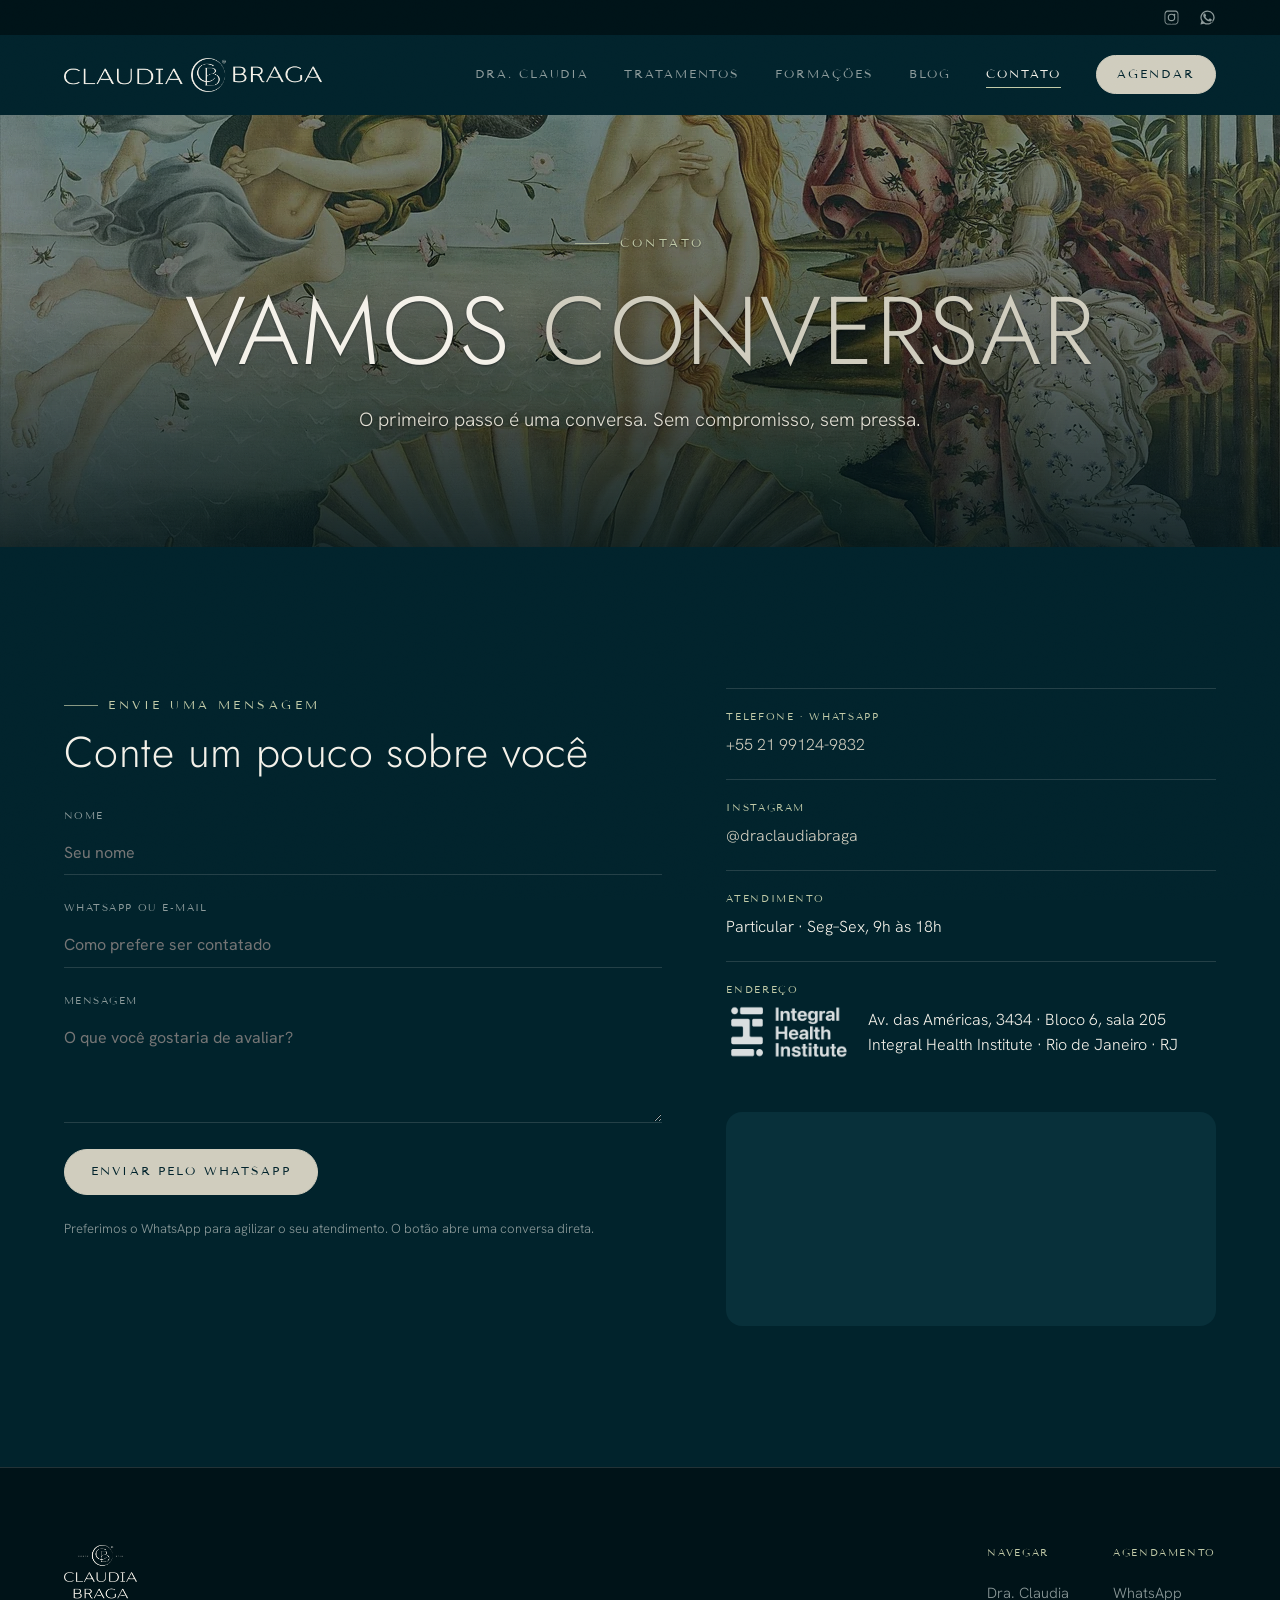
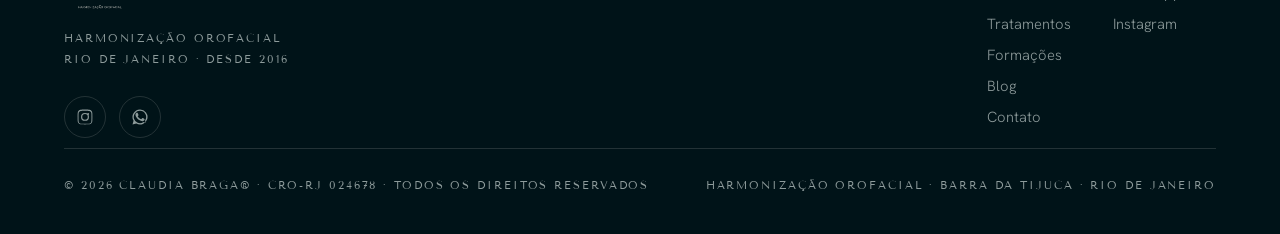
<file: contato.html>
<!DOCTYPE html>
<html lang="pt-BR"><head>
<meta charset="UTF-8"><meta name="viewport" content="width=device-width, initial-scale=1">
<title>Contato e Agendamento — Barra da Tijuca, RJ | Claudia Braga</title><meta name="description" content="Agende sua avaliação de Harmonização Orofacial na Barra da Tijuca (RJ). Atendimento particular, Seg–Sex 9h–18h. Fale pelo WhatsApp com a equipe.">
<link rel="icon" type="image/png" sizes="32x32" href="assets/img/logo/favicon-32.png">
<link rel="apple-touch-icon" href="assets/img/logo/favicon-180.png">
<link rel="stylesheet" href="assets/styles.css">
<link rel="preload" as="image" href="assets/img/arte/botticelli-venus.webp" fetchpriority="high">
<!-- ====== SEO · Open Graph · Dados estruturados (JSON-LD) ====== -->
<meta name="author" content="Dra. Claudia Braga">
<meta name="robots" content="index, follow, max-image-preview:large, max-snippet:-1">
<meta name="theme-color" content="#01232C">
<link rel="canonical" href="https://draclaudiabraga.com/contato.html">
<meta property="og:type" content="website">
<meta property="og:site_name" content="Dra. Claudia Braga — Harmonização Orofacial">
<meta property="og:locale" content="pt_BR">
<meta property="og:title" content="Contato e Agendamento — Barra da Tijuca, RJ | Claudia Braga">
<meta property="og:description" content="Agende sua avaliação de Harmonização Orofacial na Barra da Tijuca (RJ). Atendimento particular, Seg–Sex 9h–18h. Fale pelo WhatsApp.">
<meta property="og:url" content="https://draclaudiabraga.com/contato.html">
<meta property="og:image" content="https://draclaudiabraga.com/assets/img/fotos/claudia-real-01.png">
<meta name="twitter:card" content="summary_large_image">
<meta name="twitter:title" content="Contato e Agendamento — Barra da Tijuca, RJ | Claudia Braga">
<meta name="twitter:description" content="Agende sua avaliação de Harmonização Orofacial na Barra da Tijuca (RJ). Atendimento particular, Seg–Sex 9h–18h. Fale pelo WhatsApp.">
<meta name="twitter:image" content="https://draclaudiabraga.com/assets/img/fotos/claudia-real-01.png">
<script type="application/ld+json">
{"@context":"https://schema.org","@graph":[
{"@type":["Dentist","MedicalClinic"],"@id":"https://draclaudiabraga.com/#clinic","name":"Dra. Claudia Braga — Harmonização Orofacial","alternateName":"Claudia Braga","url":"https://draclaudiabraga.com/","logo":"https://draclaudiabraga.com/assets/img/logo/lockup-petrol.png","image":"https://draclaudiabraga.com/assets/img/fotos/claudia-real-01.png","telephone":"+5521991249832","currenciesAccepted":"BRL","areaServed":{"@type":"City","name":"Rio de Janeiro"},"knowsAbout":["Harmonização Orofacial","Estética Orofacial","Toxina botulínica","Preenchimento facial","Bioestimuladores","Anatomia facial"],"address":{"@type":"PostalAddress","streetAddress":"Av. das Américas, 3434, Bloco 6, sala 205 — Integral Health Institute, Barra da Tijuca","addressLocality":"Rio de Janeiro","addressRegion":"RJ","addressCountry":"BR"},"hasMap":"https://maps.google.com/maps?q=Av+das+Americas+3434+Barra+da+Tijuca+Rio+de+Janeiro+RJ","openingHoursSpecification":[{"@type":"OpeningHoursSpecification","dayOfWeek":["Monday","Tuesday","Wednesday","Thursday","Friday"],"opens":"09:00","closes":"18:00"}],"sameAs":["https://www.instagram.com/draclaudiabraga/"],"parentOrganization":{"@type":"Organization","name":"Integral Health Institute","url":"https://ihi.integralhealth.rio"},"founder":{"@id":"https://draclaudiabraga.com/#claudia"},"employee":{"@id":"https://draclaudiabraga.com/#claudia"}},
{"@type":"Person","@id":"https://draclaudiabraga.com/#claudia","name":"Dra. Claudia Braga","alternateName":"Cláudia Braga","givenName":"Claudia","familyName":"Braga","honorificPrefix":"Dra.","jobTitle":"Cirurgiã-dentista — Harmonização Orofacial","description":"Cirurgiã-dentista (UFRJ), mestre e doutoranda em Odontologia, especialista em Harmonização Orofacial e criadora da metodologia Anatomy First.","image":"https://draclaudiabraga.com/assets/img/fotos/claudia-real-01.png","url":"https://draclaudiabraga.com/sobre.html","worksFor":{"@id":"https://draclaudiabraga.com/#clinic"},"alumniOf":[{"@type":"CollegeOrUniversity","name":"Universidade Federal do Rio de Janeiro (UFRJ)"},{"@type":"CollegeOrUniversity","name":"Universidade Estadual Paulista (UNESP)"},{"@type":"CollegeOrUniversity","name":"Universidade Estácio de Sá"}],"hasCredential":[{"@type":"EducationalOccupationalCredential","credentialCategory":"Registro profissional","name":"CRO-RJ 024678","recognizedBy":{"@type":"Organization","name":"Conselho Regional de Odontologia do Rio de Janeiro (CRO-RJ)"}},{"@type":"EducationalOccupationalCredential","credentialCategory":"Mestrado","name":"Mestre em Odontologia"},{"@type":"EducationalOccupationalCredential","credentialCategory":"Doutorado em curso","name":"Doutoranda em Odontologia"}],"knowsAbout":["Harmonização Orofacial","Anatomia facial","Anatomy First","Toxina botulínica","Preenchimento facial","Bioestimuladores"],"knowsLanguage":["Português","Inglês","Francês","Espanhol"],"sameAs":["https://www.instagram.com/draclaudiabraga/"]},
{"@type":"WebSite","@id":"https://draclaudiabraga.com/#website","url":"https://draclaudiabraga.com/","name":"Dra. Claudia Braga — Harmonização Orofacial","inLanguage":"pt-BR","publisher":{"@id":"https://draclaudiabraga.com/#clinic"}},
{"@type":"ContactPage","@id":"https://draclaudiabraga.com/contato.html#webpage","url":"https://draclaudiabraga.com/contato.html","name":"Contato e Agendamento — Barra da Tijuca, RJ | Claudia Braga","description":"Agendamento, endereço e mapa do consultório da Dra. Claudia Braga na Barra da Tijuca, Rio de Janeiro.","isPartOf":{"@id":"https://draclaudiabraga.com/#website"},"about":{"@id":"https://draclaudiabraga.com/#clinic"},"primaryImageOfPage":"https://draclaudiabraga.com/assets/img/fotos/claudia-real-01.png","inLanguage":"pt-BR","breadcrumb":{"@id":"https://draclaudiabraga.com/contato.html#breadcrumb"}},
{"@type":"BreadcrumbList","@id":"https://draclaudiabraga.com/contato.html#breadcrumb","itemListElement":[{"@type":"ListItem","position":1,"name":"Início","item":"https://draclaudiabraga.com/"},{"@type":"ListItem","position":2,"name":"Contato","item":"https://draclaudiabraga.com/contato.html"}]}
]}
</script>
</head><body>
<div id="loader"><img src="assets/img/logo/monograma-offwhite.png" alt="Claudia Braga"></div>
<div class="topbar"><div class="wrap">
  <div class="social"><a href="https://www.instagram.com/draclaudiabraga/" target="_blank" rel="noopener" aria-label="Instagram de Claudia Braga"><svg viewBox="0 0 24 24"><path d="M12 2.16c3.2 0 3.58.01 4.85.07 1.17.05 1.8.25 2.23.41.56.22.96.48 1.38.9.42.42.68.82.9 1.38.16.42.36 1.06.41 2.23.06 1.27.07 1.65.07 4.85s-.01 3.58-.07 4.85c-.05 1.17-.25 1.8-.41 2.23a3.7 3.7 0 01-.9 1.38 3.7 3.7 0 01-1.38.9c-.42.16-1.06.36-2.23.41-1.27.06-1.65.07-4.85.07s-3.58-.01-4.85-.07c-1.17-.05-1.8-.25-2.23-.41a3.7 3.7 0 01-1.38-.9 3.7 3.7 0 01-.9-1.38c-.16-.42-.36-1.06-.41-2.23-.06-1.27-.07-1.65-.07-4.85s.01-3.58.07-4.85c.05-1.17.25-1.8.41-2.23.22-.56.48-.96.9-1.38.42-.42.82-.68 1.38-.9.43-.16 1.06-.36 2.23-.41C8.42 2.17 8.8 2.16 12 2.16zm0 1.62c-3.15 0-3.52.01-4.76.07-.9.04-1.39.19-1.71.32-.43.17-.74.37-1.06.69-.32.32-.52.63-.69 1.06-.13.32-.28.81-.32 1.71-.06 1.24-.07 1.61-.07 4.76s.01 3.52.07 4.76c.04.9.19 1.39.32 1.71.17.43.37.74.69 1.06.32.32.63.52 1.06.69.32.13.81.28 1.71.32 1.24.06 1.61.07 4.76.07s3.52-.01 4.76-.07c.9-.04 1.39-.19 1.71-.32.43-.17.74-.37 1.06-.69.32-.32.52-.63.69-1.06.13-.32.28-.81.32-1.71.06-1.24.07-1.61.07-4.76s-.01-3.52-.07-4.76c-.04-.9-.19-1.39-.32-1.71a2.1 2.1 0 00-.69-1.06 2.1 2.1 0 00-1.06-.69c-.32-.13-.81-.28-1.71-.32-1.24-.06-1.61-.07-4.76-.07zm0 2.76a5.3 5.3 0 110 10.6 5.3 5.3 0 010-10.6zm0 1.62a3.68 3.68 0 100 7.36 3.68 3.68 0 000-7.36zm5.48-.16a1.24 1.24 0 11-2.48 0 1.24 1.24 0 012.48 0z"/></svg></a><a href="https://wa.me/5521991249832" target="_blank" rel="noopener" aria-label="WhatsApp"><svg viewBox="0 0 24 24"><path d="M17.5 14.4c-.3-.15-1.77-.87-2.04-.97-.27-.1-.47-.15-.67.15-.2.3-.77.97-.95 1.17-.17.2-.35.22-.65.07-.3-.15-1.26-.46-2.4-1.48-.89-.79-1.49-1.77-1.66-2.07-.17-.3-.02-.46.13-.61.13-.13.3-.35.45-.52.15-.17.2-.3.3-.5.1-.2.05-.37-.02-.52-.07-.15-.67-1.62-.92-2.22-.24-.58-.49-.5-.67-.51l-.57-.01c-.2 0-.52.07-.8.37-.27.3-1.04 1.02-1.04 2.48 0 1.46 1.07 2.88 1.22 3.08.15.2 2.1 3.2 5.08 4.49.71.31 1.26.49 1.69.62.71.23 1.36.2 1.87.12.57-.08 1.77-.72 2.02-1.42.25-.7.25-1.3.17-1.42-.07-.12-.27-.2-.57-.35zM12 2a10 10 0 00-8.6 15.06L2 22l5.06-1.33A10 10 0 1012 2zm0 1.8a8.2 8.2 0 016.96 12.54l-.2.32.79 2.88-2.96-.78-.31.18A8.2 8.2 0 1112 3.8z"/></svg></a></div>
</div></div><header><div class="wrap nav">
  <a href="index.html" aria-label="Claudia Braga"><img class="logo" src="assets/img/logo/horizontal-offwhite.png" alt="Claudia Braga"></a>
  <nav class="menu"><a class="link" href="sobre.html">Dra. Claudia</a><a class="link" href="procedimentos.html">Tratamentos</a><a class="link" href="formacao.html">Formações</a><a class="link" href="conteudo.html">Blog</a><a class="link active" href="contato.html">Contato</a><a class="btn solid" href="https://wa.me/5521991249832" target="_blank" rel="noopener">Agendar</a></nav>
  <button class="burger" aria-label="Menu"><span></span><span></span><span></span></button>
</div></header>
<nav class="mobile-menu"><a href="sobre.html">Dra. Claudia</a><a href="procedimentos.html">Tratamentos</a><a href="formacao.html">Formações</a><a href="conteudo.html">Blog</a><a href="contato.html">Contato</a><a href="https://wa.me/5521991249832" target="_blank" rel="noopener">Agendar</a></nav><section class="hero hero-inner center" style="min-height:48vh"><div class="slides"><div class="slide active"><img src="assets/img/arte/botticelli-venus.webp" alt="O Nascimento de Vênus, de Sandro Botticelli" style="object-position:center"></div></div>
<div class="wrap tc"><span class="eyebrow reveal in">Contato</span><h1 class="h-display reveal in" data-d="1">Vamos <em>conversar</em></h1>
<p class="lead reveal in" data-d="2">O primeiro passo é uma conversa. Sem compromisso, sem pressa.</p></div></section>

<section class="sec dark"><div class="wrap contact-grid">
  <div class="reveal">
    <span class="eyebrow">Envie uma mensagem</span>
    <h2 class="h2" style="margin:1rem 0 2rem">Conte um pouco sobre você</h2>
    <div class="field"><label>Nome</label><input type="text" placeholder="Seu nome"></div>
    <div class="field"><label>WhatsApp ou e-mail</label><input type="text" placeholder="Como prefere ser contatado"></div>
    <div class="field"><label>Mensagem</label><textarea rows="4" placeholder="O que você gostaria de avaliar?"></textarea></div>
    <a class="btn solid" href="https://wa.me/5521991249832" target="_blank" rel="noopener">Enviar pelo WhatsApp</a>
    <p class="muted" style="margin-top:1rem;font-size:.82rem">Preferimos o WhatsApp para agilizar o seu atendimento. O botão abre uma conversa direta.</p>
  </div>
  <div class="contact-info reveal" data-d="1">
    <div class="row"><span class="l">Telefone · WhatsApp</span><span class="v"><a href="https://wa.me/5521991249832" target="_blank" rel="noopener" style="color:var(--cb-beige)">+55 21 99124-9832</a></span></div>
    <div class="row"><span class="l">Instagram</span><span class="v"><a href="https://www.instagram.com/draclaudiabraga/" target="_blank" rel="noopener" style="color:var(--cb-beige)">@draclaudiabraga</a></span></div>
    <div class="row"><span class="l">Atendimento</span><span class="v">Particular · Seg–Sex, 9h às 18h</span></div>
    <div class="row"><span class="l">Endereço</span><span class="v" style="display:flex;align-items:center;gap:1rem;margin-top:5px"><a href="https://ihi.integralhealth.rio" target="_blank" rel="noopener" aria-label="Integral Health Institute" style="flex:0 0 auto;line-height:0;opacity:.85"><img src="assets/img/logo/ihi-w.webp" alt="Integral Health Institute" style="height:3.4em;width:auto;display:block"></a><span style="flex:1 1 auto;min-width:0">Av. das Américas, 3434 · Bloco 6, sala 205<br>Integral Health Institute · Rio de Janeiro · RJ</span></span></div>
    <div class="map-ph"><iframe src="https://maps.google.com/maps?q=Av+das+Americas+3434+Barra+da+Tijuca+Rio+de+Janeiro+RJ&amp;z=16&amp;output=embed" title="Mapa — Integral Health Institute · Av. das Américas, 3434" loading="lazy" referrerpolicy="no-referrer-when-downgrade" style="width:100%;height:100%;border:0;display:block"></iframe></div>
  </div>
</div></section><footer><div class="wrap"><div class="foot">
  <div>
    <img class="logo" src="assets/img/logo/lockup-offwhite.png" alt="Claudia Braga — Harmonização Orofacial">
    <div class="tag">Harmonização Orofacial<br>Rio de Janeiro · desde 2016</div>
    <div class="social-btns">
      <a class="sbtn" href="https://www.instagram.com/draclaudiabraga/" target="_blank" rel="noopener" aria-label="Instagram de Claudia Braga"><svg viewBox="0 0 24 24"><path d="M12 2.16c3.2 0 3.58.01 4.85.07 1.17.05 1.8.25 2.23.41.56.22.96.48 1.38.9.42.42.68.82.9 1.38.16.42.36 1.06.41 2.23.06 1.27.07 1.65.07 4.85s-.01 3.58-.07 4.85c-.05 1.17-.25 1.8-.41 2.23a3.7 3.7 0 01-.9 1.38 3.7 3.7 0 01-1.38.9c-.42.16-1.06.36-2.23.41-1.27.06-1.65.07-4.85.07s-3.58-.01-4.85-.07c-1.17-.05-1.8-.25-2.23-.41a3.7 3.7 0 01-1.38-.9 3.7 3.7 0 01-.9-1.38c-.16-.42-.36-1.06-.41-2.23-.06-1.27-.07-1.65-.07-4.85s.01-3.58.07-4.85c.05-1.17.25-1.8.41-2.23.22-.56.48-.96.9-1.38.42-.42.82-.68 1.38-.9.43-.16 1.06-.36 2.23-.41C8.42 2.17 8.8 2.16 12 2.16zm0 1.62c-3.15 0-3.52.01-4.76.07-.9.04-1.39.19-1.71.32-.43.17-.74.37-1.06.69-.32.32-.52.63-.69 1.06-.13.32-.28.81-.32 1.71-.06 1.24-.07 1.61-.07 4.76s.01 3.52.07 4.76c.04.9.19 1.39.32 1.71.17.43.37.74.69 1.06.32.32.63.52 1.06.69.32.13.81.28 1.71.32 1.24.06 1.61.07 4.76.07s3.52-.01 4.76-.07c.9-.04 1.39-.19 1.71-.32.43-.17.74-.37 1.06-.69.32-.32.52-.63.69-1.06.13-.32.28-.81.32-1.71.06-1.24.07-1.61.07-4.76s-.01-3.52-.07-4.76c-.04-.9-.19-1.39-.32-1.71a2.1 2.1 0 00-.69-1.06 2.1 2.1 0 00-1.06-.69c-.32-.13-.81-.28-1.71-.32-1.24-.06-1.61-.07-4.76-.07zm0 2.76a5.3 5.3 0 110 10.6 5.3 5.3 0 010-10.6zm0 1.62a3.68 3.68 0 100 7.36 3.68 3.68 0 000-7.36zm5.48-.16a1.24 1.24 0 11-2.48 0 1.24 1.24 0 012.48 0z"/></svg></a>
      <a class="sbtn" href="https://wa.me/5521991249832" target="_blank" rel="noopener" aria-label="WhatsApp"><svg viewBox="0 0 24 24"><path d="M17.5 14.4c-.3-.15-1.77-.87-2.04-.97-.27-.1-.47-.15-.67.15-.2.3-.77.97-.95 1.17-.17.2-.35.22-.65.07-.3-.15-1.26-.46-2.4-1.48-.89-.79-1.49-1.77-1.66-2.07-.17-.3-.02-.46.13-.61.13-.13.3-.35.45-.52.15-.17.2-.3.3-.5.1-.2.05-.37-.02-.52-.07-.15-.67-1.62-.92-2.22-.24-.58-.49-.5-.67-.51l-.57-.01c-.2 0-.52.07-.8.37-.27.3-1.04 1.02-1.04 2.48 0 1.46 1.07 2.88 1.22 3.08.15.2 2.1 3.2 5.08 4.49.71.31 1.26.49 1.69.62.71.23 1.36.2 1.87.12.57-.08 1.77-.72 2.02-1.42.25-.7.25-1.3.17-1.42-.07-.12-.27-.2-.57-.35zM12 2a10 10 0 00-8.6 15.06L2 22l5.06-1.33A10 10 0 1012 2zm0 1.8a8.2 8.2 0 016.96 12.54l-.2.32.79 2.88-2.96-.78-.31.18A8.2 8.2 0 1112 3.8z"/></svg></a>
    </div>
  </div>
  <div class="links">
    <div class="group"><h4>Navegar</h4><a href="sobre.html">Dra. Claudia</a><a href="procedimentos.html">Tratamentos</a><a href="formacao.html">Formações</a><a href="conteudo.html">Blog</a><a href="contato.html">Contato</a></div>
    <div class="group"><h4>Agendamento</h4><a href="https://wa.me/5521991249832" target="_blank" rel="noopener">WhatsApp</a><a href="https://www.instagram.com/draclaudiabraga/" target="_blank" rel="noopener">Instagram</a></div>
  </div>
</div>
<div class="base"><span>© 2026 Claudia Braga® · CRO-RJ 024678 · Todos os direitos reservados</span><span>Harmonização Orofacial · Barra da Tijuca · Rio de Janeiro</span></div>
</div></footer>
<script src="assets/app.js"></script></body></html>
</file>
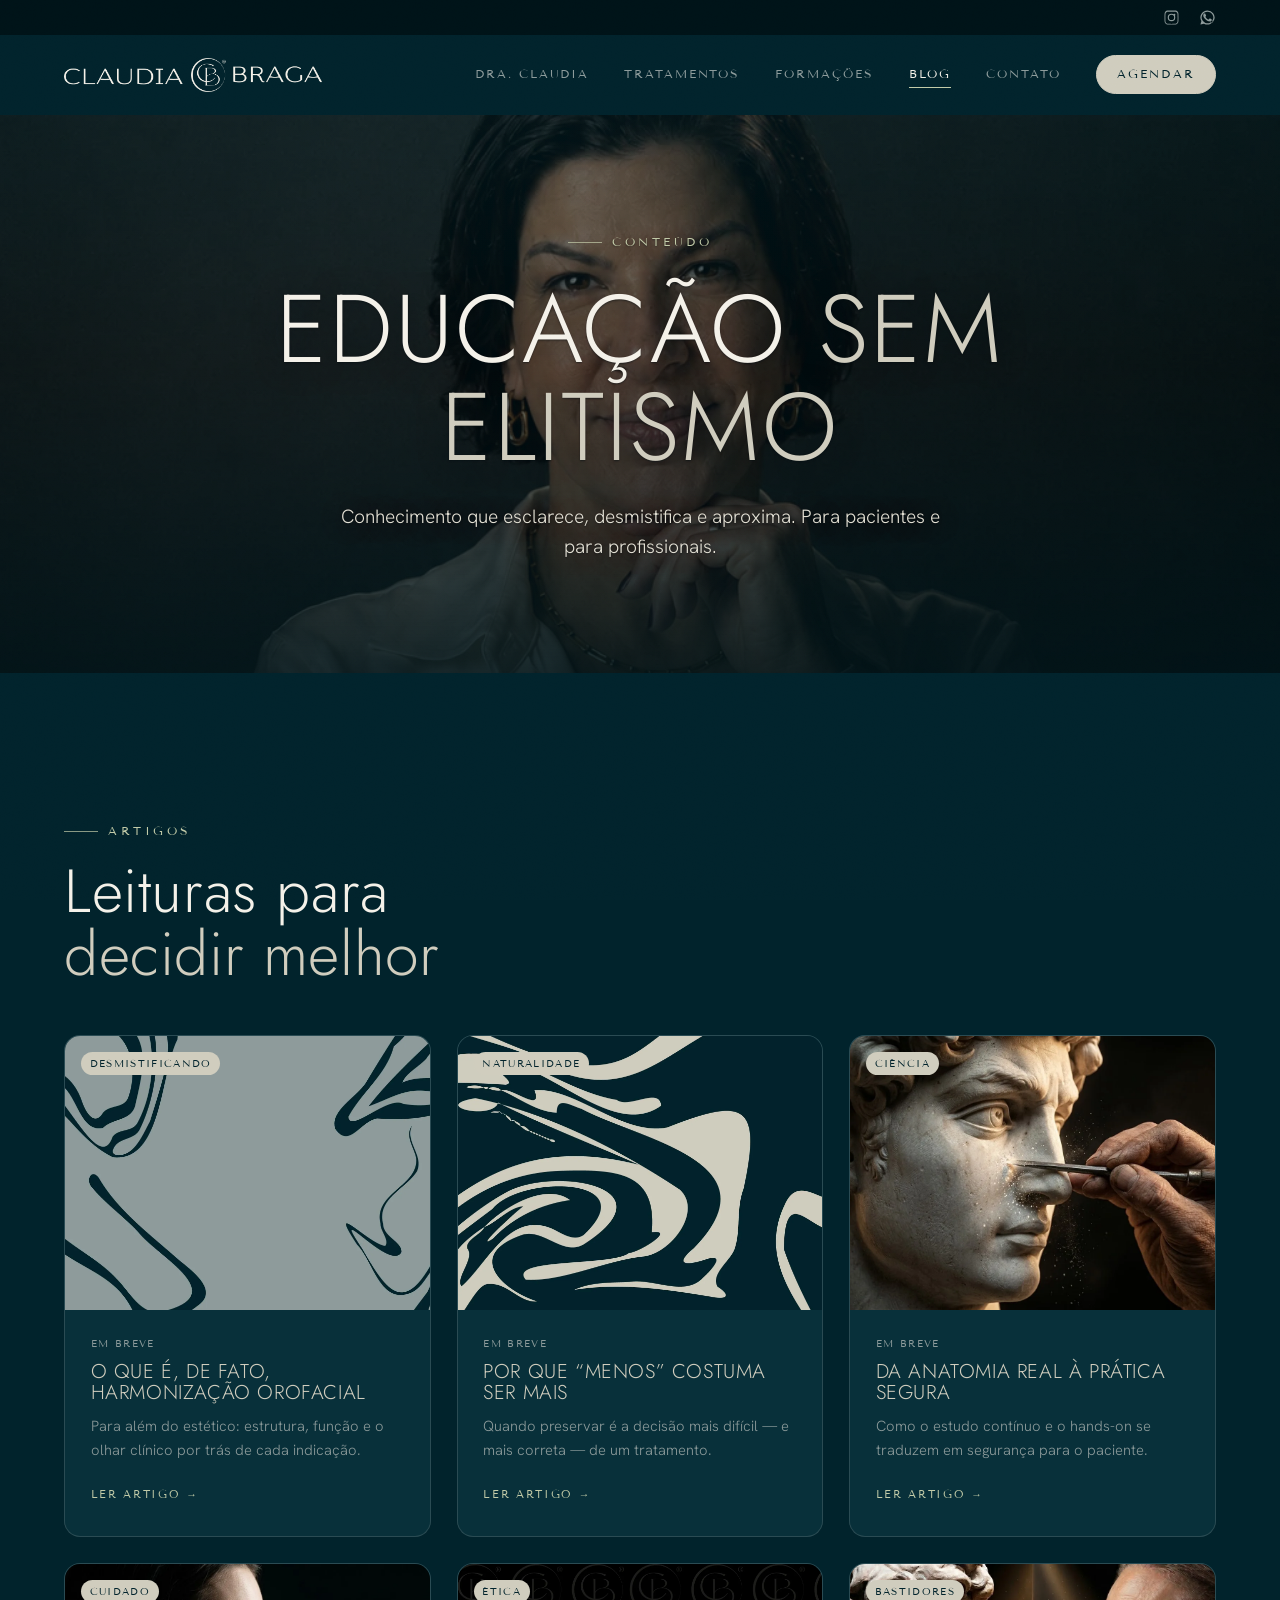
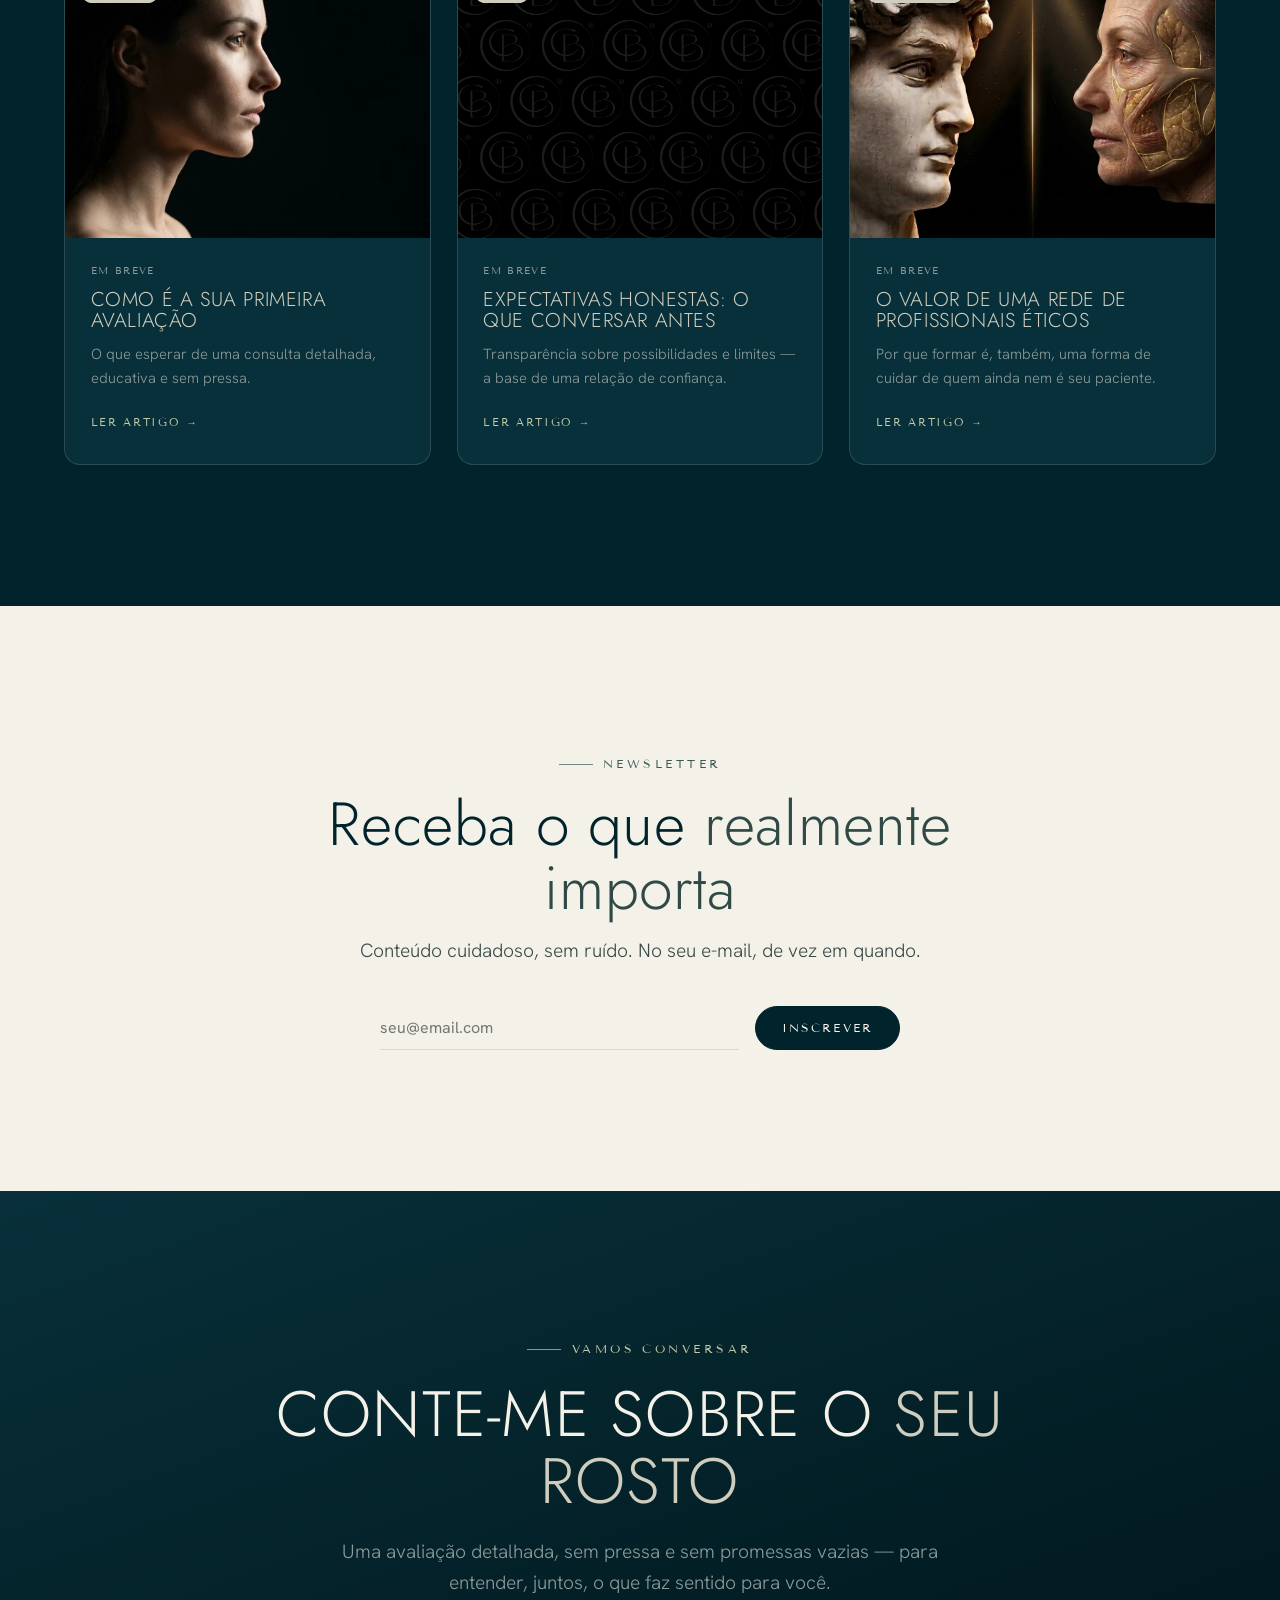
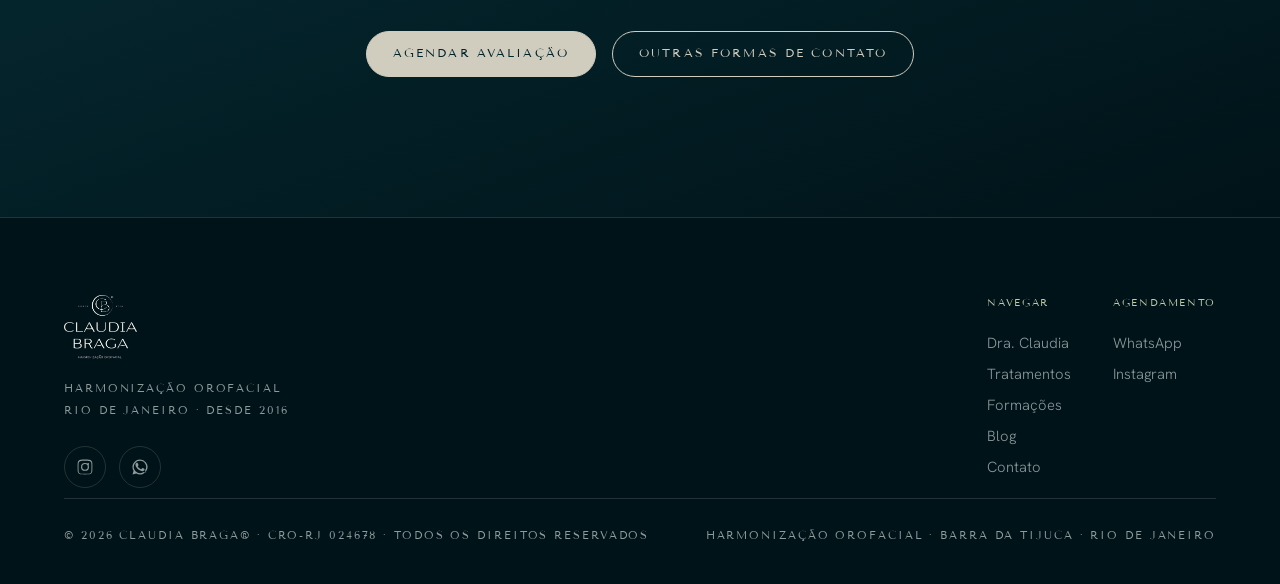
<file: conteudo.html>
<!DOCTYPE html>
<html lang="pt-BR"><head>
<meta charset="UTF-8"><meta name="viewport" content="width=device-width, initial-scale=1">
<title>Blog — Harmonização Orofacial sem mitos | Dra. Claudia Braga</title><meta name="description" content="Artigos que desmistificam a Harmonização Orofacial: o que é, naturalidade, segurança e anatomia. Educação clara, sem elitismo, com a Dra. Claudia Braga.">
<link rel="icon" type="image/png" sizes="32x32" href="assets/img/logo/favicon-32.png">
<link rel="apple-touch-icon" href="assets/img/logo/favicon-180.png">
<link rel="stylesheet" href="assets/styles.css">
<link rel="preload" as="image" href="assets/img/fotos/claudia-real-01.webp" fetchpriority="high">
<!-- ====== SEO · Open Graph · Dados estruturados (JSON-LD) ====== -->
<meta name="author" content="Dra. Claudia Braga">
<meta name="robots" content="index, follow, max-image-preview:large, max-snippet:-1">
<meta name="theme-color" content="#01232C">
<link rel="canonical" href="https://draclaudiabraga.com/conteudo.html">
<meta property="og:type" content="website">
<meta property="og:site_name" content="Dra. Claudia Braga — Harmonização Orofacial">
<meta property="og:locale" content="pt_BR">
<meta property="og:title" content="Blog — Harmonização Orofacial sem mitos | Dra. Claudia Braga">
<meta property="og:description" content="Artigos que desmistificam a Harmonização Orofacial: o que é, naturalidade, segurança e anatomia. Educação clara, sem elitismo.">
<meta property="og:url" content="https://draclaudiabraga.com/conteudo.html">
<meta property="og:image" content="https://draclaudiabraga.com/assets/img/fotos/claudia-real-01.png">
<meta name="twitter:card" content="summary_large_image">
<meta name="twitter:title" content="Blog — Harmonização Orofacial sem mitos | Dra. Claudia Braga">
<meta name="twitter:description" content="Artigos que desmistificam a Harmonização Orofacial: o que é, naturalidade, segurança e anatomia. Educação clara, sem elitismo.">
<meta name="twitter:image" content="https://draclaudiabraga.com/assets/img/fotos/claudia-real-01.png">
<script type="application/ld+json">
{"@context":"https://schema.org","@graph":[
{"@type":["Dentist","MedicalClinic"],"@id":"https://draclaudiabraga.com/#clinic","name":"Dra. Claudia Braga — Harmonização Orofacial","alternateName":"Claudia Braga","url":"https://draclaudiabraga.com/","logo":"https://draclaudiabraga.com/assets/img/logo/lockup-petrol.png","image":"https://draclaudiabraga.com/assets/img/fotos/claudia-real-01.png","telephone":"+5521991249832","currenciesAccepted":"BRL","areaServed":{"@type":"City","name":"Rio de Janeiro"},"knowsAbout":["Harmonização Orofacial","Estética Orofacial","Toxina botulínica","Preenchimento facial","Bioestimuladores","Anatomia facial"],"address":{"@type":"PostalAddress","streetAddress":"Av. das Américas, 3434, Bloco 6, sala 205 — Integral Health Institute, Barra da Tijuca","addressLocality":"Rio de Janeiro","addressRegion":"RJ","addressCountry":"BR"},"hasMap":"https://maps.google.com/maps?q=Av+das+Americas+3434+Barra+da+Tijuca+Rio+de+Janeiro+RJ","openingHoursSpecification":[{"@type":"OpeningHoursSpecification","dayOfWeek":["Monday","Tuesday","Wednesday","Thursday","Friday"],"opens":"09:00","closes":"18:00"}],"sameAs":["https://www.instagram.com/draclaudiabraga/"],"parentOrganization":{"@type":"Organization","name":"Integral Health Institute","url":"https://ihi.integralhealth.rio"},"founder":{"@id":"https://draclaudiabraga.com/#claudia"},"employee":{"@id":"https://draclaudiabraga.com/#claudia"}},
{"@type":"Person","@id":"https://draclaudiabraga.com/#claudia","name":"Dra. Claudia Braga","alternateName":"Cláudia Braga","givenName":"Claudia","familyName":"Braga","honorificPrefix":"Dra.","jobTitle":"Cirurgiã-dentista — Harmonização Orofacial","description":"Cirurgiã-dentista (UFRJ), mestre e doutoranda em Odontologia, especialista em Harmonização Orofacial e criadora da metodologia Anatomy First.","image":"https://draclaudiabraga.com/assets/img/fotos/claudia-real-01.png","url":"https://draclaudiabraga.com/sobre.html","worksFor":{"@id":"https://draclaudiabraga.com/#clinic"},"alumniOf":[{"@type":"CollegeOrUniversity","name":"Universidade Federal do Rio de Janeiro (UFRJ)"},{"@type":"CollegeOrUniversity","name":"Universidade Estadual Paulista (UNESP)"},{"@type":"CollegeOrUniversity","name":"Universidade Estácio de Sá"}],"hasCredential":[{"@type":"EducationalOccupationalCredential","credentialCategory":"Registro profissional","name":"CRO-RJ 024678","recognizedBy":{"@type":"Organization","name":"Conselho Regional de Odontologia do Rio de Janeiro (CRO-RJ)"}},{"@type":"EducationalOccupationalCredential","credentialCategory":"Mestrado","name":"Mestre em Odontologia"},{"@type":"EducationalOccupationalCredential","credentialCategory":"Doutorado em curso","name":"Doutoranda em Odontologia"}],"knowsAbout":["Harmonização Orofacial","Anatomia facial","Anatomy First","Toxina botulínica","Preenchimento facial","Bioestimuladores"],"knowsLanguage":["Português","Inglês","Francês","Espanhol"],"sameAs":["https://www.instagram.com/draclaudiabraga/"]},
{"@type":"WebSite","@id":"https://draclaudiabraga.com/#website","url":"https://draclaudiabraga.com/","name":"Dra. Claudia Braga — Harmonização Orofacial","inLanguage":"pt-BR","publisher":{"@id":"https://draclaudiabraga.com/#clinic"}},
{"@type":"CollectionPage","@id":"https://draclaudiabraga.com/conteudo.html#webpage","url":"https://draclaudiabraga.com/conteudo.html","name":"Blog — Harmonização Orofacial sem mitos | Dra. Claudia Braga","description":"Conteúdo educativo que desmistifica a Harmonização Orofacial.","isPartOf":{"@id":"https://draclaudiabraga.com/#website"},"about":{"@id":"https://draclaudiabraga.com/#clinic"},"primaryImageOfPage":"https://draclaudiabraga.com/assets/img/fotos/claudia-real-01.png","inLanguage":"pt-BR","breadcrumb":{"@id":"https://draclaudiabraga.com/conteudo.html#breadcrumb"}},
{"@type":"BreadcrumbList","@id":"https://draclaudiabraga.com/conteudo.html#breadcrumb","itemListElement":[{"@type":"ListItem","position":1,"name":"Início","item":"https://draclaudiabraga.com/"},{"@type":"ListItem","position":2,"name":"Blog","item":"https://draclaudiabraga.com/conteudo.html"}]}
]}
</script>
</head><body>
<div id="loader"><img src="assets/img/logo/monograma-offwhite.png" alt="Claudia Braga"></div>
<div class="topbar"><div class="wrap">
  <div class="social"><a href="https://www.instagram.com/draclaudiabraga/" target="_blank" rel="noopener" aria-label="Instagram de Claudia Braga"><svg viewBox="0 0 24 24"><path d="M12 2.16c3.2 0 3.58.01 4.85.07 1.17.05 1.8.25 2.23.41.56.22.96.48 1.38.9.42.42.68.82.9 1.38.16.42.36 1.06.41 2.23.06 1.27.07 1.65.07 4.85s-.01 3.58-.07 4.85c-.05 1.17-.25 1.8-.41 2.23a3.7 3.7 0 01-.9 1.38 3.7 3.7 0 01-1.38.9c-.42.16-1.06.36-2.23.41-1.27.06-1.65.07-4.85.07s-3.58-.01-4.85-.07c-1.17-.05-1.8-.25-2.23-.41a3.7 3.7 0 01-1.38-.9 3.7 3.7 0 01-.9-1.38c-.16-.42-.36-1.06-.41-2.23-.06-1.27-.07-1.65-.07-4.85s.01-3.58.07-4.85c.05-1.17.25-1.8.41-2.23.22-.56.48-.96.9-1.38.42-.42.82-.68 1.38-.9.43-.16 1.06-.36 2.23-.41C8.42 2.17 8.8 2.16 12 2.16zm0 1.62c-3.15 0-3.52.01-4.76.07-.9.04-1.39.19-1.71.32-.43.17-.74.37-1.06.69-.32.32-.52.63-.69 1.06-.13.32-.28.81-.32 1.71-.06 1.24-.07 1.61-.07 4.76s.01 3.52.07 4.76c.04.9.19 1.39.32 1.71.17.43.37.74.69 1.06.32.32.63.52 1.06.69.32.13.81.28 1.71.32 1.24.06 1.61.07 4.76.07s3.52-.01 4.76-.07c.9-.04 1.39-.19 1.71-.32.43-.17.74-.37 1.06-.69.32-.32.52-.63.69-1.06.13-.32.28-.81.32-1.71.06-1.24.07-1.61.07-4.76s-.01-3.52-.07-4.76c-.04-.9-.19-1.39-.32-1.71a2.1 2.1 0 00-.69-1.06 2.1 2.1 0 00-1.06-.69c-.32-.13-.81-.28-1.71-.32-1.24-.06-1.61-.07-4.76-.07zm0 2.76a5.3 5.3 0 110 10.6 5.3 5.3 0 010-10.6zm0 1.62a3.68 3.68 0 100 7.36 3.68 3.68 0 000-7.36zm5.48-.16a1.24 1.24 0 11-2.48 0 1.24 1.24 0 012.48 0z"/></svg></a><a href="https://wa.me/5521991249832" target="_blank" rel="noopener" aria-label="WhatsApp"><svg viewBox="0 0 24 24"><path d="M17.5 14.4c-.3-.15-1.77-.87-2.04-.97-.27-.1-.47-.15-.67.15-.2.3-.77.97-.95 1.17-.17.2-.35.22-.65.07-.3-.15-1.26-.46-2.4-1.48-.89-.79-1.49-1.77-1.66-2.07-.17-.3-.02-.46.13-.61.13-.13.3-.35.45-.52.15-.17.2-.3.3-.5.1-.2.05-.37-.02-.52-.07-.15-.67-1.62-.92-2.22-.24-.58-.49-.5-.67-.51l-.57-.01c-.2 0-.52.07-.8.37-.27.3-1.04 1.02-1.04 2.48 0 1.46 1.07 2.88 1.22 3.08.15.2 2.1 3.2 5.08 4.49.71.31 1.26.49 1.69.62.71.23 1.36.2 1.87.12.57-.08 1.77-.72 2.02-1.42.25-.7.25-1.3.17-1.42-.07-.12-.27-.2-.57-.35zM12 2a10 10 0 00-8.6 15.06L2 22l5.06-1.33A10 10 0 1012 2zm0 1.8a8.2 8.2 0 016.96 12.54l-.2.32.79 2.88-2.96-.78-.31.18A8.2 8.2 0 1112 3.8z"/></svg></a></div>
</div></div><header><div class="wrap nav">
  <a href="index.html" aria-label="Claudia Braga"><img class="logo" src="assets/img/logo/horizontal-offwhite.png" alt="Claudia Braga"></a>
  <nav class="menu"><a class="link" href="sobre.html">Dra. Claudia</a><a class="link" href="procedimentos.html">Tratamentos</a><a class="link" href="formacao.html">Formações</a><a class="link active" href="conteudo.html">Blog</a><a class="link" href="contato.html">Contato</a><a class="btn solid" href="https://wa.me/5521991249832" target="_blank" rel="noopener">Agendar</a></nav>
  <button class="burger" aria-label="Menu"><span></span><span></span><span></span></button>
</div></header>
<nav class="mobile-menu"><a href="sobre.html">Dra. Claudia</a><a href="procedimentos.html">Tratamentos</a><a href="formacao.html">Formações</a><a href="conteudo.html">Blog</a><a href="contato.html">Contato</a><a href="https://wa.me/5521991249832" target="_blank" rel="noopener">Agendar</a></nav><section class="hero hero-inner center"><div class="slides"><div class="slide active"><img src="assets/img/fotos/claudia-real-01.webp" alt="Dra. Claudia Braga" style="object-position:center 18%"></div></div>
<div class="wrap tc"><span class="eyebrow reveal in">Conteúdo</span>
<h1 class="h-display reveal in" data-d="1">Educação <em>sem elitismo</em></h1>
<p class="lead reveal in" data-d="2">Conhecimento que esclarece, desmistifica e aproxima. Para pacientes e para profissionais.</p></div></section>
<section class="sec dark"><div class="wrap">
  <div class="reveal" style="max-width:56ch;margin-bottom:3rem"><span class="eyebrow">Artigos</span><h2 class="h1" style="margin-top:1.2rem">Leituras para <em>decidir melhor</em></h2></div>
  <div class="grid-cards">
    <a class="card reveal" href="#"><div class="thumb"><img loading="lazy" decoding="async" src="assets/img/patterns/pattern01.webp" alt=""><span class="badge">Desmistificando</span></div><div class="body"><p style="font-family:var(--cb-detail);text-transform:uppercase;letter-spacing:.14em;font-size:.62rem;color:var(--cb-sage);margin-bottom:.6rem">Em breve</p><h3>O que é, de fato, Harmonização Orofacial</h3><p>Para além do estético: estrutura, função e o olhar clínico por trás de cada indicação.</p><span class="more">Ler artigo →</span></div></a>
    <a class="card reveal" href="#"><div class="thumb"><img loading="lazy" decoding="async" src="assets/img/patterns/pattern02.webp" alt=""><span class="badge">Naturalidade</span></div><div class="body"><p style="font-family:var(--cb-detail);text-transform:uppercase;letter-spacing:.14em;font-size:.62rem;color:var(--cb-sage);margin-bottom:.6rem">Em breve</p><h3>Por que “menos” costuma ser mais</h3><p>Quando preservar é a decisão mais difícil — e mais correta — de um tratamento.</p><span class="more">Ler artigo →</span></div></a>
    <a class="card reveal" href="#"><div class="thumb"><img loading="lazy" decoding="async" src="assets/img/arte/escultura-marmore.webp" alt=""><span class="badge">Ciência</span></div><div class="body"><p style="font-family:var(--cb-detail);text-transform:uppercase;letter-spacing:.14em;font-size:.62rem;color:var(--cb-sage);margin-bottom:.6rem">Em breve</p><h3>Da anatomia real à prática segura</h3><p>Como o estudo contínuo e o hands-on se traduzem em segurança para o paciente.</p><span class="more">Ler artigo →</span></div></a>
    <a class="card reveal" href="#"><div class="thumb"><img loading="lazy" decoding="async" src="assets/img/arte/chiaroscuro.webp" alt=""><span class="badge">Cuidado</span></div><div class="body"><p style="font-family:var(--cb-detail);text-transform:uppercase;letter-spacing:.14em;font-size:.62rem;color:var(--cb-sage);margin-bottom:.6rem">Em breve</p><h3>Como é a sua primeira avaliação</h3><p>O que esperar de uma consulta detalhada, educativa e sem pressa.</p><span class="more">Ler artigo →</span></div></a>
    <a class="card reveal" href="#"><div class="thumb"><img loading="lazy" decoding="async" src="assets/img/patterns/pattern03.webp" alt=""><span class="badge">Ética</span></div><div class="body"><p style="font-family:var(--cb-detail);text-transform:uppercase;letter-spacing:.14em;font-size:.62rem;color:var(--cb-sage);margin-bottom:.6rem">Em breve</p><h3>Expectativas honestas: o que conversar antes</h3><p>Transparência sobre possibilidades e limites — a base de uma relação de confiança.</p><span class="more">Ler artigo →</span></div></a>
    <a class="card reveal" href="#"><div class="thumb"><img loading="lazy" decoding="async" src="assets/img/arte/estetica-anatomia.webp" alt=""><span class="badge">Bastidores</span></div><div class="body"><p style="font-family:var(--cb-detail);text-transform:uppercase;letter-spacing:.14em;font-size:.62rem;color:var(--cb-sage);margin-bottom:.6rem">Em breve</p><h3>O valor de uma rede de profissionais éticos</h3><p>Por que formar é, também, uma forma de cuidar de quem ainda nem é seu paciente.</p><span class="more">Ler artigo →</span></div></a>
  </div></div></section>

<section class="sec light on-light"><div class="wrap narrow" style="text-align:center">
  <span class="eyebrow center reveal">Newsletter</span><h2 class="h1 reveal" data-d="1" style="margin-top:1.2rem">Receba o que <em>realmente importa</em></h2>
  <p class="lead reveal" data-d="2" style="margin:1rem auto 2.4rem">Conteúdo cuidadoso, sem ruído. No seu e-mail, de vez em quando.</p>
  <div class="inline-form reveal" data-d="3" style="margin:0 auto;justify-content:center">
    <div class="field" style="flex:1;min-width:240px;margin:0"><input type="email" placeholder="seu@email.com" aria-label="E-mail"></div>
    <button class="btn solid" type="button">Inscrever</button>
  </div></div></section>
<section class="sec cta-band"><div class="wrap">
  <span class="eyebrow center reveal">Vamos conversar</span>
  <h2 class="reveal" data-d="1">Conte-me sobre o <em>seu rosto</em></h2>
  <p class="lead reveal" data-d="2" style="margin:0 auto;text-align:center">Uma avaliação detalhada, sem pressa e sem promessas vazias — para entender, juntos, o que faz sentido para você.</p>
  <div class="cta-row reveal" data-d="3"><a class="btn solid" href="https://wa.me/5521991249832" target="_blank" rel="noopener">Agendar avaliação</a><a class="btn" href="contato.html">Outras formas de contato</a></div>
</div></section><footer><div class="wrap"><div class="foot">
  <div>
    <img class="logo" src="assets/img/logo/lockup-offwhite.png" alt="Claudia Braga — Harmonização Orofacial">
    <div class="tag">Harmonização Orofacial<br>Rio de Janeiro · desde 2016</div>
    <div class="social-btns">
      <a class="sbtn" href="https://www.instagram.com/draclaudiabraga/" target="_blank" rel="noopener" aria-label="Instagram de Claudia Braga"><svg viewBox="0 0 24 24"><path d="M12 2.16c3.2 0 3.58.01 4.85.07 1.17.05 1.8.25 2.23.41.56.22.96.48 1.38.9.42.42.68.82.9 1.38.16.42.36 1.06.41 2.23.06 1.27.07 1.65.07 4.85s-.01 3.58-.07 4.85c-.05 1.17-.25 1.8-.41 2.23a3.7 3.7 0 01-.9 1.38 3.7 3.7 0 01-1.38.9c-.42.16-1.06.36-2.23.41-1.27.06-1.65.07-4.85.07s-3.58-.01-4.85-.07c-1.17-.05-1.8-.25-2.23-.41a3.7 3.7 0 01-1.38-.9 3.7 3.7 0 01-.9-1.38c-.16-.42-.36-1.06-.41-2.23-.06-1.27-.07-1.65-.07-4.85s.01-3.58.07-4.85c.05-1.17.25-1.8.41-2.23.22-.56.48-.96.9-1.38.42-.42.82-.68 1.38-.9.43-.16 1.06-.36 2.23-.41C8.42 2.17 8.8 2.16 12 2.16zm0 1.62c-3.15 0-3.52.01-4.76.07-.9.04-1.39.19-1.71.32-.43.17-.74.37-1.06.69-.32.32-.52.63-.69 1.06-.13.32-.28.81-.32 1.71-.06 1.24-.07 1.61-.07 4.76s.01 3.52.07 4.76c.04.9.19 1.39.32 1.71.17.43.37.74.69 1.06.32.32.63.52 1.06.69.32.13.81.28 1.71.32 1.24.06 1.61.07 4.76.07s3.52-.01 4.76-.07c.9-.04 1.39-.19 1.71-.32.43-.17.74-.37 1.06-.69.32-.32.52-.63.69-1.06.13-.32.28-.81.32-1.71.06-1.24.07-1.61.07-4.76s-.01-3.52-.07-4.76c-.04-.9-.19-1.39-.32-1.71a2.1 2.1 0 00-.69-1.06 2.1 2.1 0 00-1.06-.69c-.32-.13-.81-.28-1.71-.32-1.24-.06-1.61-.07-4.76-.07zm0 2.76a5.3 5.3 0 110 10.6 5.3 5.3 0 010-10.6zm0 1.62a3.68 3.68 0 100 7.36 3.68 3.68 0 000-7.36zm5.48-.16a1.24 1.24 0 11-2.48 0 1.24 1.24 0 012.48 0z"/></svg></a>
      <a class="sbtn" href="https://wa.me/5521991249832" target="_blank" rel="noopener" aria-label="WhatsApp"><svg viewBox="0 0 24 24"><path d="M17.5 14.4c-.3-.15-1.77-.87-2.04-.97-.27-.1-.47-.15-.67.15-.2.3-.77.97-.95 1.17-.17.2-.35.22-.65.07-.3-.15-1.26-.46-2.4-1.48-.89-.79-1.49-1.77-1.66-2.07-.17-.3-.02-.46.13-.61.13-.13.3-.35.45-.52.15-.17.2-.3.3-.5.1-.2.05-.37-.02-.52-.07-.15-.67-1.62-.92-2.22-.24-.58-.49-.5-.67-.51l-.57-.01c-.2 0-.52.07-.8.37-.27.3-1.04 1.02-1.04 2.48 0 1.46 1.07 2.88 1.22 3.08.15.2 2.1 3.2 5.08 4.49.71.31 1.26.49 1.69.62.71.23 1.36.2 1.87.12.57-.08 1.77-.72 2.02-1.42.25-.7.25-1.3.17-1.42-.07-.12-.27-.2-.57-.35zM12 2a10 10 0 00-8.6 15.06L2 22l5.06-1.33A10 10 0 1012 2zm0 1.8a8.2 8.2 0 016.96 12.54l-.2.32.79 2.88-2.96-.78-.31.18A8.2 8.2 0 1112 3.8z"/></svg></a>
    </div>
  </div>
  <div class="links">
    <div class="group"><h4>Navegar</h4><a href="sobre.html">Dra. Claudia</a><a href="procedimentos.html">Tratamentos</a><a href="formacao.html">Formações</a><a href="conteudo.html">Blog</a><a href="contato.html">Contato</a></div>
    <div class="group"><h4>Agendamento</h4><a href="https://wa.me/5521991249832" target="_blank" rel="noopener">WhatsApp</a><a href="https://www.instagram.com/draclaudiabraga/" target="_blank" rel="noopener">Instagram</a></div>
  </div>
</div>
<div class="base"><span>© 2026 Claudia Braga® · CRO-RJ 024678 · Todos os direitos reservados</span><span>Harmonização Orofacial · Barra da Tijuca · Rio de Janeiro</span></div>
</div></footer>
<script src="assets/app.js"></script></body></html>
</file>
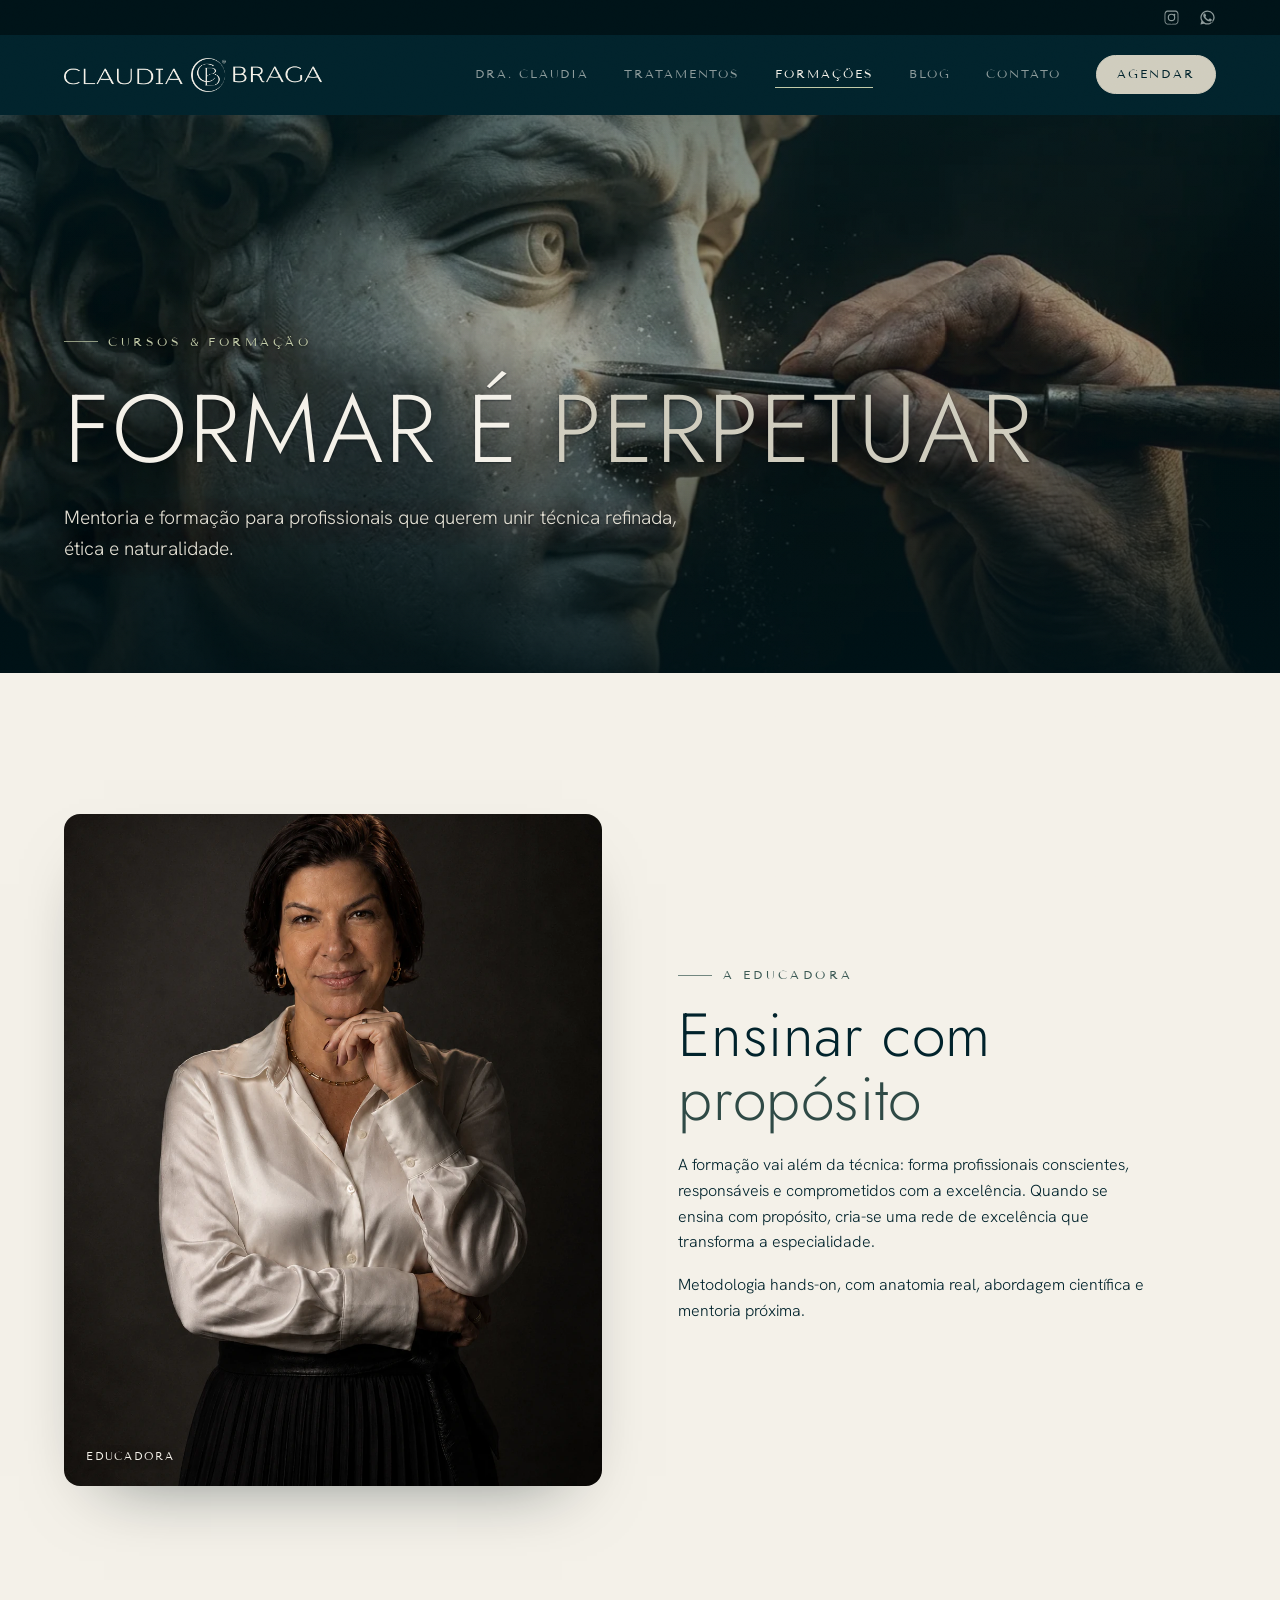
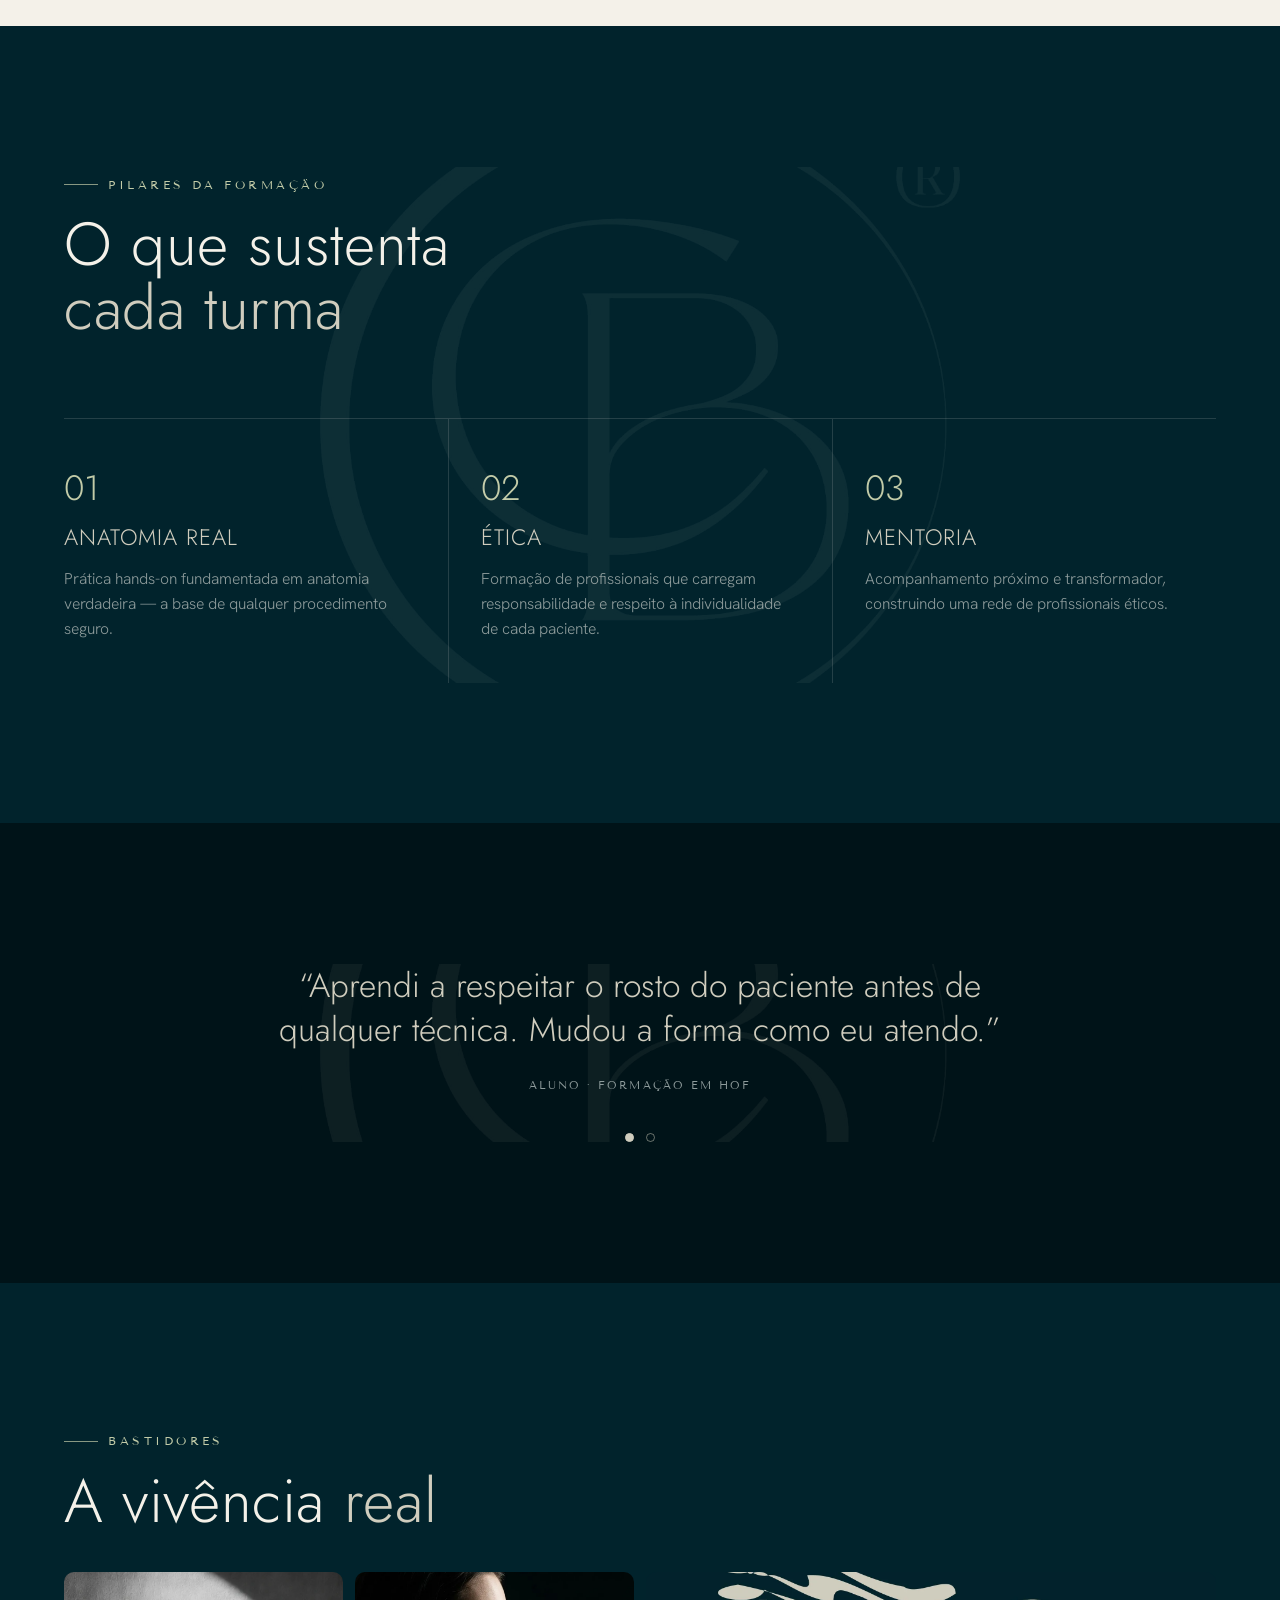
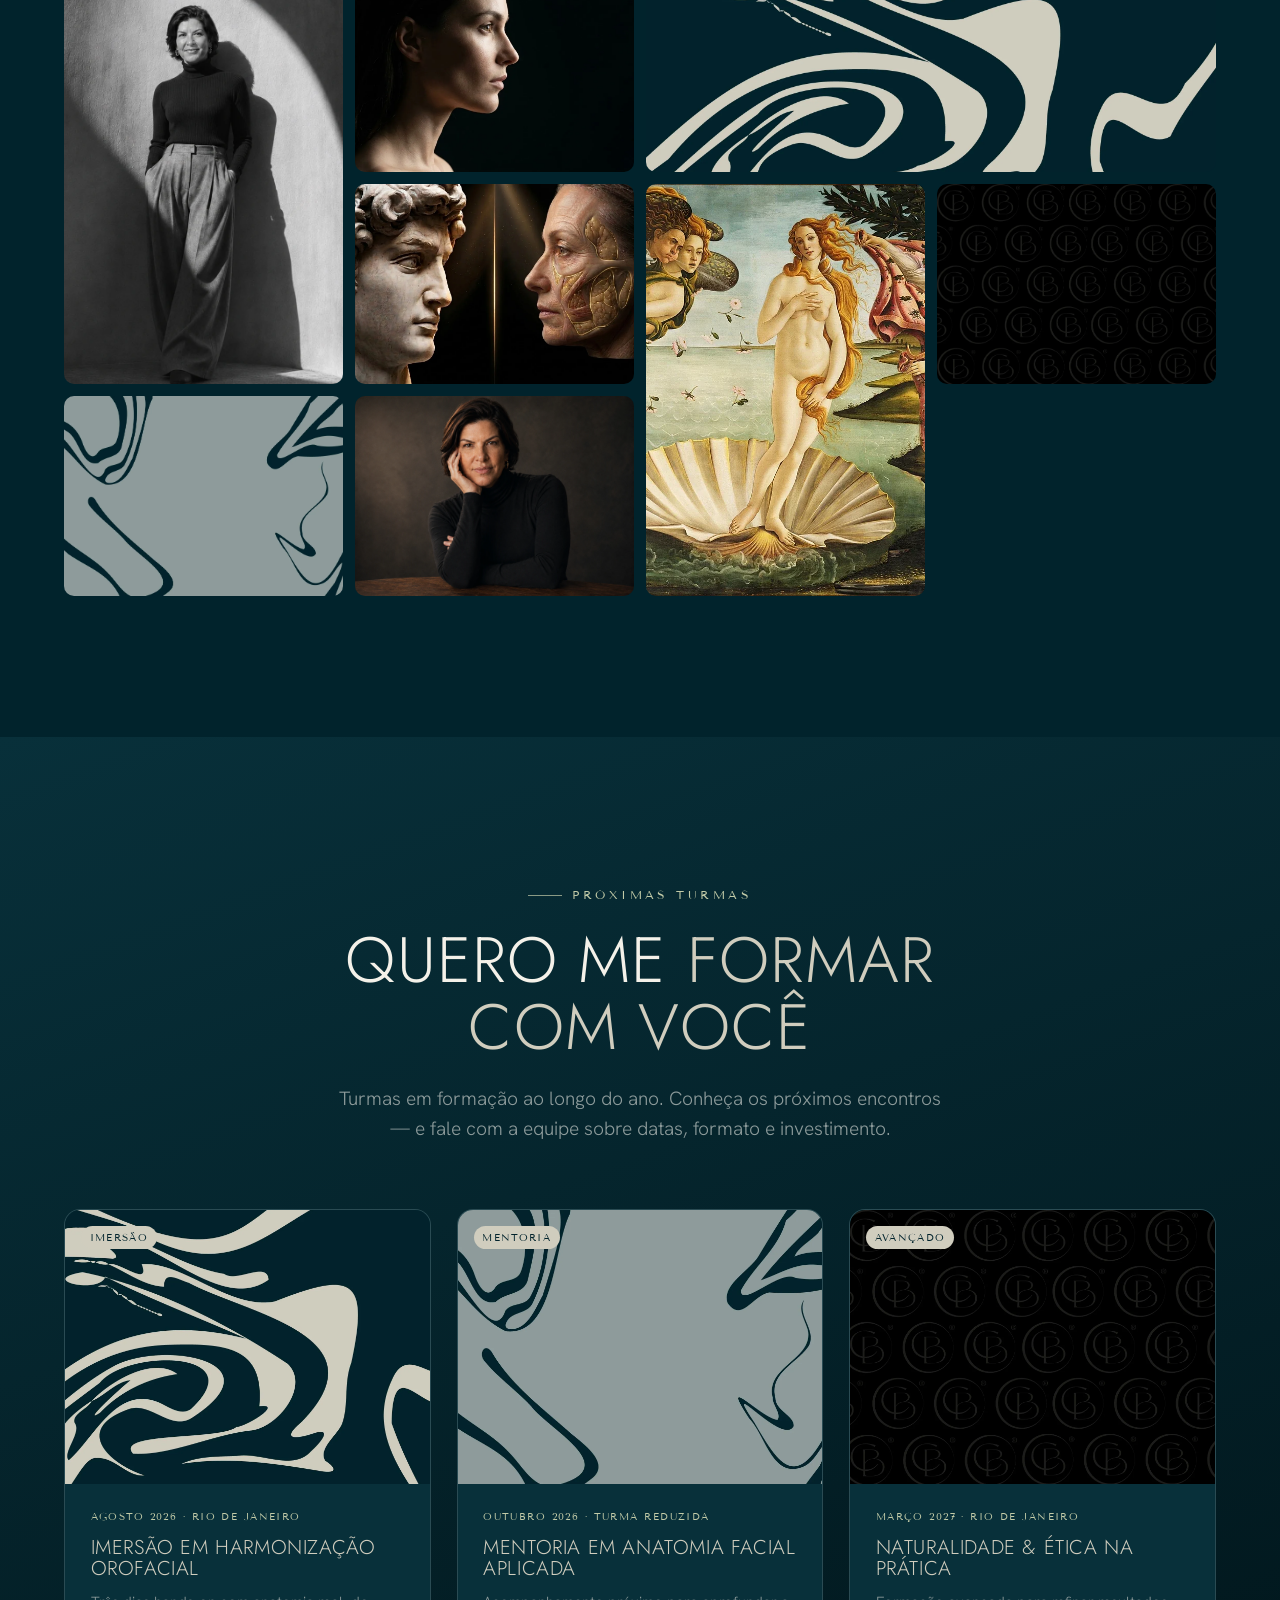
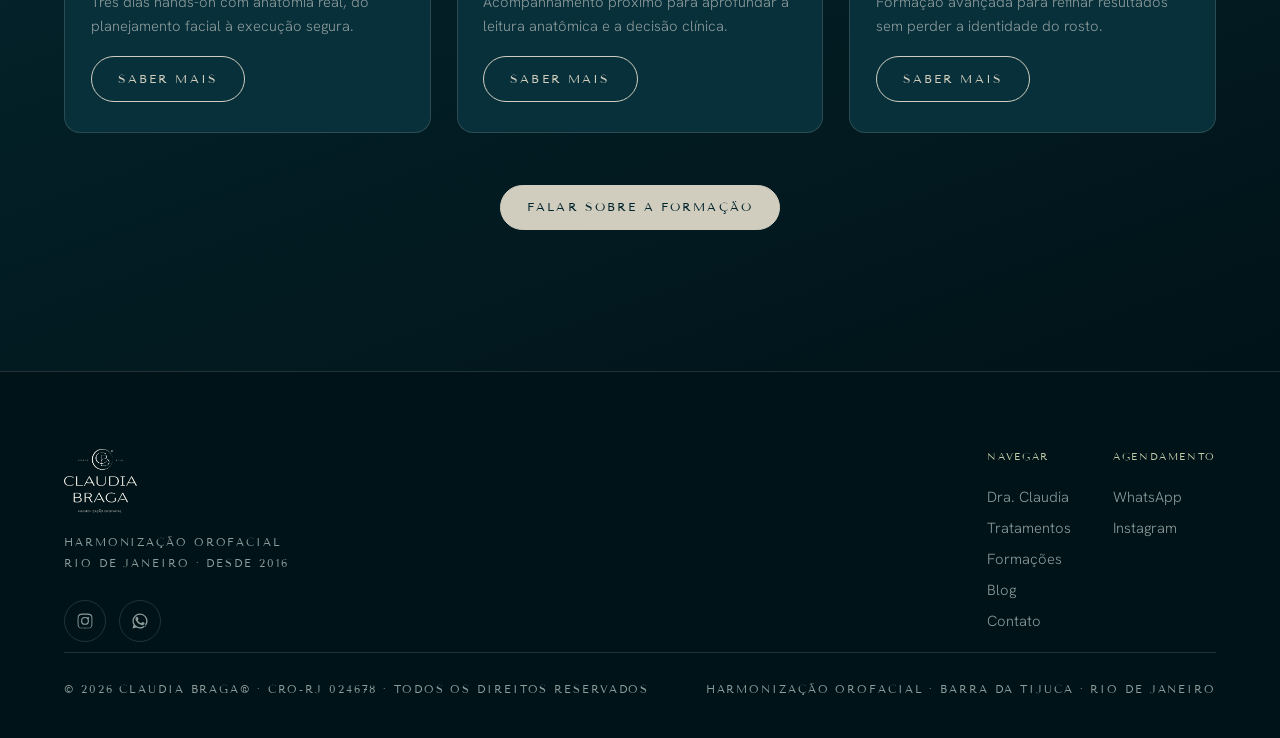
<file: formacao.html>
<!DOCTYPE html>
<html lang="pt-BR"><head>
<meta charset="UTF-8"><meta name="viewport" content="width=device-width, initial-scale=1">
<title>Cursos de Harmonização Orofacial — Anatomy First | Claudia Braga</title><meta name="description" content="Cursos e mentoria hands-on em Harmonização Orofacial: anatomia real, ética e o método Anatomy First, com a Dra. Claudia Braga (mestre, doutoranda).">
<link rel="icon" type="image/png" sizes="32x32" href="assets/img/logo/favicon-32.png">
<link rel="apple-touch-icon" href="assets/img/logo/favicon-180.png">
<link rel="stylesheet" href="assets/styles.css">
<link rel="preload" as="image" href="assets/img/arte/escultura-marmore.webp" fetchpriority="high">
<!-- ====== SEO · Open Graph · Dados estruturados (JSON-LD) ====== -->
<meta name="author" content="Dra. Claudia Braga">
<meta name="robots" content="index, follow, max-image-preview:large, max-snippet:-1">
<meta name="theme-color" content="#01232C">
<link rel="canonical" href="https://draclaudiabraga.com/formacao.html">
<meta property="og:type" content="website">
<meta property="og:site_name" content="Dra. Claudia Braga — Harmonização Orofacial">
<meta property="og:locale" content="pt_BR">
<meta property="og:title" content="Cursos de Harmonização Orofacial — Anatomy First | Claudia Braga">
<meta property="og:description" content="Cursos e mentoria hands-on em Harmonização Orofacial: anatomia real, ética e o método Anatomy First, com a Dra. Claudia Braga.">
<meta property="og:url" content="https://draclaudiabraga.com/formacao.html">
<meta property="og:image" content="https://draclaudiabraga.com/assets/img/arte/escultura-marmore.jpg">
<meta name="twitter:card" content="summary_large_image">
<meta name="twitter:title" content="Cursos de Harmonização Orofacial — Anatomy First | Claudia Braga">
<meta name="twitter:description" content="Cursos e mentoria hands-on em Harmonização Orofacial: anatomia real, ética e o método Anatomy First, com a Dra. Claudia Braga.">
<meta name="twitter:image" content="https://draclaudiabraga.com/assets/img/arte/escultura-marmore.jpg">
<script type="application/ld+json">
{"@context":"https://schema.org","@graph":[
{"@type":["Dentist","MedicalClinic"],"@id":"https://draclaudiabraga.com/#clinic","name":"Dra. Claudia Braga — Harmonização Orofacial","alternateName":"Claudia Braga","url":"https://draclaudiabraga.com/","logo":"https://draclaudiabraga.com/assets/img/logo/lockup-petrol.png","image":"https://draclaudiabraga.com/assets/img/fotos/claudia-real-01.png","telephone":"+5521991249832","currenciesAccepted":"BRL","areaServed":{"@type":"City","name":"Rio de Janeiro"},"knowsAbout":["Harmonização Orofacial","Estética Orofacial","Toxina botulínica","Preenchimento facial","Bioestimuladores","Anatomia facial"],"address":{"@type":"PostalAddress","streetAddress":"Av. das Américas, 3434, Bloco 6, sala 205 — Integral Health Institute, Barra da Tijuca","addressLocality":"Rio de Janeiro","addressRegion":"RJ","addressCountry":"BR"},"hasMap":"https://maps.google.com/maps?q=Av+das+Americas+3434+Barra+da+Tijuca+Rio+de+Janeiro+RJ","openingHoursSpecification":[{"@type":"OpeningHoursSpecification","dayOfWeek":["Monday","Tuesday","Wednesday","Thursday","Friday"],"opens":"09:00","closes":"18:00"}],"sameAs":["https://www.instagram.com/draclaudiabraga/"],"parentOrganization":{"@type":"Organization","name":"Integral Health Institute","url":"https://ihi.integralhealth.rio"},"founder":{"@id":"https://draclaudiabraga.com/#claudia"},"employee":{"@id":"https://draclaudiabraga.com/#claudia"}},
{"@type":"Person","@id":"https://draclaudiabraga.com/#claudia","name":"Dra. Claudia Braga","alternateName":"Cláudia Braga","givenName":"Claudia","familyName":"Braga","honorificPrefix":"Dra.","jobTitle":"Cirurgiã-dentista — Harmonização Orofacial","description":"Cirurgiã-dentista (UFRJ), mestre e doutoranda em Odontologia, especialista em Harmonização Orofacial e criadora da metodologia Anatomy First.","image":"https://draclaudiabraga.com/assets/img/fotos/claudia-real-01.png","url":"https://draclaudiabraga.com/sobre.html","worksFor":{"@id":"https://draclaudiabraga.com/#clinic"},"alumniOf":[{"@type":"CollegeOrUniversity","name":"Universidade Federal do Rio de Janeiro (UFRJ)"},{"@type":"CollegeOrUniversity","name":"Universidade Estadual Paulista (UNESP)"},{"@type":"CollegeOrUniversity","name":"Universidade Estácio de Sá"}],"hasCredential":[{"@type":"EducationalOccupationalCredential","credentialCategory":"Registro profissional","name":"CRO-RJ 024678","recognizedBy":{"@type":"Organization","name":"Conselho Regional de Odontologia do Rio de Janeiro (CRO-RJ)"}},{"@type":"EducationalOccupationalCredential","credentialCategory":"Mestrado","name":"Mestre em Odontologia"},{"@type":"EducationalOccupationalCredential","credentialCategory":"Doutorado em curso","name":"Doutoranda em Odontologia"}],"knowsAbout":["Harmonização Orofacial","Anatomia facial","Anatomy First","Toxina botulínica","Preenchimento facial","Bioestimuladores"],"knowsLanguage":["Português","Inglês","Francês","Espanhol"],"sameAs":["https://www.instagram.com/draclaudiabraga/"]},
{"@type":"WebSite","@id":"https://draclaudiabraga.com/#website","url":"https://draclaudiabraga.com/","name":"Dra. Claudia Braga — Harmonização Orofacial","inLanguage":"pt-BR","publisher":{"@id":"https://draclaudiabraga.com/#clinic"}},
{"@type":"WebPage","@id":"https://draclaudiabraga.com/formacao.html#webpage","url":"https://draclaudiabraga.com/formacao.html","name":"Cursos de Harmonização Orofacial — Anatomy First | Claudia Braga","description":"Cursos e mentoria hands-on em Harmonização Orofacial, com o método Anatomy First.","isPartOf":{"@id":"https://draclaudiabraga.com/#website"},"about":{"@id":"https://draclaudiabraga.com/#claudia"},"primaryImageOfPage":"https://draclaudiabraga.com/assets/img/arte/escultura-marmore.jpg","inLanguage":"pt-BR","breadcrumb":{"@id":"https://draclaudiabraga.com/formacao.html#breadcrumb"}},
{"@type":"BreadcrumbList","@id":"https://draclaudiabraga.com/formacao.html#breadcrumb","itemListElement":[{"@type":"ListItem","position":1,"name":"Início","item":"https://draclaudiabraga.com/"},{"@type":"ListItem","position":2,"name":"Formações","item":"https://draclaudiabraga.com/formacao.html"}]}
]}
</script>
</head><body>
<div id="loader"><img src="assets/img/logo/monograma-offwhite.png" alt="Claudia Braga"></div>
<div class="topbar"><div class="wrap">
  <div class="social"><a href="https://www.instagram.com/draclaudiabraga/" target="_blank" rel="noopener" aria-label="Instagram de Claudia Braga"><svg viewBox="0 0 24 24"><path d="M12 2.16c3.2 0 3.58.01 4.85.07 1.17.05 1.8.25 2.23.41.56.22.96.48 1.38.9.42.42.68.82.9 1.38.16.42.36 1.06.41 2.23.06 1.27.07 1.65.07 4.85s-.01 3.58-.07 4.85c-.05 1.17-.25 1.8-.41 2.23a3.7 3.7 0 01-.9 1.38 3.7 3.7 0 01-1.38.9c-.42.16-1.06.36-2.23.41-1.27.06-1.65.07-4.85.07s-3.58-.01-4.85-.07c-1.17-.05-1.8-.25-2.23-.41a3.7 3.7 0 01-1.38-.9 3.7 3.7 0 01-.9-1.38c-.16-.42-.36-1.06-.41-2.23-.06-1.27-.07-1.65-.07-4.85s.01-3.58.07-4.85c.05-1.17.25-1.8.41-2.23.22-.56.48-.96.9-1.38.42-.42.82-.68 1.38-.9.43-.16 1.06-.36 2.23-.41C8.42 2.17 8.8 2.16 12 2.16zm0 1.62c-3.15 0-3.52.01-4.76.07-.9.04-1.39.19-1.71.32-.43.17-.74.37-1.06.69-.32.32-.52.63-.69 1.06-.13.32-.28.81-.32 1.71-.06 1.24-.07 1.61-.07 4.76s.01 3.52.07 4.76c.04.9.19 1.39.32 1.71.17.43.37.74.69 1.06.32.32.63.52 1.06.69.32.13.81.28 1.71.32 1.24.06 1.61.07 4.76.07s3.52-.01 4.76-.07c.9-.04 1.39-.19 1.71-.32.43-.17.74-.37 1.06-.69.32-.32.52-.63.69-1.06.13-.32.28-.81.32-1.71.06-1.24.07-1.61.07-4.76s-.01-3.52-.07-4.76c-.04-.9-.19-1.39-.32-1.71a2.1 2.1 0 00-.69-1.06 2.1 2.1 0 00-1.06-.69c-.32-.13-.81-.28-1.71-.32-1.24-.06-1.61-.07-4.76-.07zm0 2.76a5.3 5.3 0 110 10.6 5.3 5.3 0 010-10.6zm0 1.62a3.68 3.68 0 100 7.36 3.68 3.68 0 000-7.36zm5.48-.16a1.24 1.24 0 11-2.48 0 1.24 1.24 0 012.48 0z"/></svg></a><a href="https://wa.me/5521991249832" target="_blank" rel="noopener" aria-label="WhatsApp"><svg viewBox="0 0 24 24"><path d="M17.5 14.4c-.3-.15-1.77-.87-2.04-.97-.27-.1-.47-.15-.67.15-.2.3-.77.97-.95 1.17-.17.2-.35.22-.65.07-.3-.15-1.26-.46-2.4-1.48-.89-.79-1.49-1.77-1.66-2.07-.17-.3-.02-.46.13-.61.13-.13.3-.35.45-.52.15-.17.2-.3.3-.5.1-.2.05-.37-.02-.52-.07-.15-.67-1.62-.92-2.22-.24-.58-.49-.5-.67-.51l-.57-.01c-.2 0-.52.07-.8.37-.27.3-1.04 1.02-1.04 2.48 0 1.46 1.07 2.88 1.22 3.08.15.2 2.1 3.2 5.08 4.49.71.31 1.26.49 1.69.62.71.23 1.36.2 1.87.12.57-.08 1.77-.72 2.02-1.42.25-.7.25-1.3.17-1.42-.07-.12-.27-.2-.57-.35zM12 2a10 10 0 00-8.6 15.06L2 22l5.06-1.33A10 10 0 1012 2zm0 1.8a8.2 8.2 0 016.96 12.54l-.2.32.79 2.88-2.96-.78-.31.18A8.2 8.2 0 1112 3.8z"/></svg></a></div>
</div></div><header><div class="wrap nav">
  <a href="index.html" aria-label="Claudia Braga"><img class="logo" src="assets/img/logo/horizontal-offwhite.png" alt="Claudia Braga"></a>
  <nav class="menu"><a class="link" href="sobre.html">Dra. Claudia</a><a class="link" href="procedimentos.html">Tratamentos</a><a class="link active" href="formacao.html">Formações</a><a class="link" href="conteudo.html">Blog</a><a class="link" href="contato.html">Contato</a><a class="btn solid" href="https://wa.me/5521991249832" target="_blank" rel="noopener">Agendar</a></nav>
  <button class="burger" aria-label="Menu"><span></span><span></span><span></span></button>
</div></header>
<nav class="mobile-menu"><a href="sobre.html">Dra. Claudia</a><a href="procedimentos.html">Tratamentos</a><a href="formacao.html">Formações</a><a href="conteudo.html">Blog</a><a href="contato.html">Contato</a><a href="https://wa.me/5521991249832" target="_blank" rel="noopener">Agendar</a></nav><section class="hero hero-inner"><div class="slides"><div class="slide active"><img src="assets/img/arte/escultura-marmore.webp" alt="Escultura em mármore (tipo Davi) sendo cinzelada" style="object-position:center"></div></div>
<div class="wrap"><span class="eyebrow reveal in">Cursos &amp; Formação</span>
<h1 class="h-display reveal in" data-d="1">Formar é <em>perpetuar</em></h1>
<p class="lead reveal in" data-d="2">Mentoria e formação para profissionais que querem unir técnica refinada, ética e naturalidade.</p></div></section>
<section class="sec light on-light"><div class="wrap split">
  <div class="media reveal"><img loading="lazy" decoding="async" src="assets/img/fotos/claudia-real-01.webp" alt="Dra. Claudia Braga"><span class="tag">Educadora</span></div>
  <div><span class="eyebrow reveal">A educadora</span><h2 class="h1 reveal" data-d="1" style="margin-top:1.2rem">Ensinar com <em>propósito</em></h2>
  <p class="reveal" data-d="2">A formação vai além da técnica: forma profissionais conscientes, responsáveis e comprometidos com a excelência. Quando se ensina com propósito, cria-se uma rede de excelência que transforma a especialidade.</p>
  <p class="reveal" data-d="2">Metodologia hands-on, com anatomia real, abordagem científica e mentoria próxima.</p></div>
</div></section>

<section class="sec dark"><div class="wrap"><div class="watermark"><img loading="lazy" decoding="async" src="assets/img/logo/monograma-offwhite.png" alt=""></div>
  <div class="reveal" style="max-width:56ch;margin-bottom:clamp(3rem,6vw,5rem)"><span class="eyebrow">Pilares da formação</span><h2 class="h1" style="margin-top:1.2rem">O que sustenta <em>cada turma</em></h2></div>
  <div class="cols-3">
    <div class="pilar reveal" data-d="1"><div class="num">01</div><h3>Anatomia real</h3><p>Prática hands-on fundamentada em anatomia verdadeira — a base de qualquer procedimento seguro.</p></div>
    <div class="pilar reveal" data-d="2"><div class="num">02</div><h3>Ética</h3><p>Formação de profissionais que carregam responsabilidade e respeito à individualidade de cada paciente.</p></div>
    <div class="pilar reveal" data-d="3"><div class="num">03</div><h3>Mentoria</h3><p>Acompanhamento próximo e transformador, construindo uma rede de profissionais éticos.</p></div>
  </div></div></section>

<section class="sec deep"><div class="wrap"><div class="watermark"><img loading="lazy" decoding="async" src="assets/img/logo/monograma-offwhite.png" alt=""></div>
  <div class="testi reveal">
    <div class="item active"><blockquote>“Aprendi a respeitar o rosto do paciente antes de qualquer técnica. Mudou a forma como eu atendo.”</blockquote><div class="who">Aluno · Formação em HOF</div></div>
    <div class="item"><blockquote>“A profundidade anatômica e a mão na massa me deram segurança que nenhum curso teórico deu.”</blockquote><div class="who">Aluna · Mentoria</div></div>
    <div class="nav"></div>
  </div></div></section>

<section class="sec dark"><div class="wrap">
  <div class="reveal" style="margin-bottom:2.4rem"><span class="eyebrow">Bastidores</span><h2 class="h1" style="margin-top:1.2rem">A vivência <em>real</em></h2></div>
  <div class="gallery reveal">
    <a href="assets/img/fotos/claudia-real-03.webp"><img loading="lazy" decoding="async" src="assets/img/fotos/claudia-real-03.webp" alt="Dra. Claudia Braga"></a>
    <a href="assets/img/arte/chiaroscuro.webp"><img loading="lazy" decoding="async" src="assets/img/arte/chiaroscuro.webp" alt="Bastidores"></a>
    <a href="assets/img/patterns/pattern02.webp"><img loading="lazy" decoding="async" src="assets/img/patterns/pattern02.webp" alt=""></a>
    <a href="assets/img/arte/estetica-anatomia.webp"><img loading="lazy" decoding="async" src="assets/img/arte/estetica-anatomia.webp" alt="Bastidores"></a>
    <a href="assets/img/arte/botticelli-venus.webp"><img loading="lazy" decoding="async" src="assets/img/arte/botticelli-venus.webp" alt="Bastidores"></a>
    <a href="assets/img/patterns/pattern03.webp"><img loading="lazy" decoding="async" src="assets/img/patterns/pattern03.webp" alt="Bastidores"></a>
    <a href="assets/img/patterns/pattern01.webp"><img loading="lazy" decoding="async" src="assets/img/patterns/pattern01.webp" alt=""></a>
    <a href="assets/img/fotos/claudia-real-02.webp"><img loading="lazy" decoding="async" src="assets/img/fotos/claudia-real-02.webp" alt="Bastidores"></a>
  </div></div></section>

<section class="sec cta-band"><div class="wrap">
  <span class="eyebrow center reveal">Próximas turmas</span><h2 class="reveal" data-d="1">Quero me <em>formar com você</em></h2>
  <p class="lead reveal" data-d="2" style="margin:1rem auto 0;text-align:center">Turmas em formação ao longo do ano. Conheça os próximos encontros — e fale com a equipe sobre datas, formato e investimento.</p>
  <div class="grid-cards reveal" data-d="2" style="text-align:left;margin-top:clamp(2.8rem,5vw,4rem)">
    <article class="card course">
      <div class="thumb"><img loading="lazy" decoding="async" src="assets/img/patterns/pattern02.webp" alt=""><span class="badge">Imersão</span></div>
      <div class="body"><span class="when">Agosto 2026 · Rio de Janeiro</span><h3>Imersão em Harmonização Orofacial</h3><p>Três dias hands-on com anatomia real, do planejamento facial à execução segura.</p><a class="btn" href="https://wa.me/5521991249832" target="_blank" rel="noopener">Saber mais</a></div>
    </article>
    <article class="card course">
      <div class="thumb"><img loading="lazy" decoding="async" src="assets/img/patterns/pattern01.webp" alt=""><span class="badge">Mentoria</span></div>
      <div class="body"><span class="when">Outubro 2026 · Turma reduzida</span><h3>Mentoria em Anatomia Facial Aplicada</h3><p>Acompanhamento próximo para aprofundar a leitura anatômica e a decisão clínica.</p><a class="btn" href="https://wa.me/5521991249832" target="_blank" rel="noopener">Saber mais</a></div>
    </article>
    <article class="card course">
      <div class="thumb"><img loading="lazy" decoding="async" src="assets/img/patterns/pattern03.webp" alt=""><span class="badge">Avançado</span></div>
      <div class="body"><span class="when">Março 2027 · Rio de Janeiro</span><h3>Naturalidade &amp; Ética na Prática</h3><p>Formação avançada para refinar resultados sem perder a identidade do rosto.</p><a class="btn" href="https://wa.me/5521991249832" target="_blank" rel="noopener">Saber mais</a></div>
    </article>
  </div>
  <div class="cta-row reveal" data-d="3" style="margin-top:clamp(2.6rem,4vw,3.4rem)"><a class="btn solid" href="https://wa.me/5521991249832" target="_blank" rel="noopener">Falar sobre a formação</a></div>
</div></section><footer><div class="wrap"><div class="foot">
  <div>
    <img class="logo" src="assets/img/logo/lockup-offwhite.png" alt="Claudia Braga — Harmonização Orofacial">
    <div class="tag">Harmonização Orofacial<br>Rio de Janeiro · desde 2016</div>
    <div class="social-btns">
      <a class="sbtn" href="https://www.instagram.com/draclaudiabraga/" target="_blank" rel="noopener" aria-label="Instagram de Claudia Braga"><svg viewBox="0 0 24 24"><path d="M12 2.16c3.2 0 3.58.01 4.85.07 1.17.05 1.8.25 2.23.41.56.22.96.48 1.38.9.42.42.68.82.9 1.38.16.42.36 1.06.41 2.23.06 1.27.07 1.65.07 4.85s-.01 3.58-.07 4.85c-.05 1.17-.25 1.8-.41 2.23a3.7 3.7 0 01-.9 1.38 3.7 3.7 0 01-1.38.9c-.42.16-1.06.36-2.23.41-1.27.06-1.65.07-4.85.07s-3.58-.01-4.85-.07c-1.17-.05-1.8-.25-2.23-.41a3.7 3.7 0 01-1.38-.9 3.7 3.7 0 01-.9-1.38c-.16-.42-.36-1.06-.41-2.23-.06-1.27-.07-1.65-.07-4.85s.01-3.58.07-4.85c.05-1.17.25-1.8.41-2.23.22-.56.48-.96.9-1.38.42-.42.82-.68 1.38-.9.43-.16 1.06-.36 2.23-.41C8.42 2.17 8.8 2.16 12 2.16zm0 1.62c-3.15 0-3.52.01-4.76.07-.9.04-1.39.19-1.71.32-.43.17-.74.37-1.06.69-.32.32-.52.63-.69 1.06-.13.32-.28.81-.32 1.71-.06 1.24-.07 1.61-.07 4.76s.01 3.52.07 4.76c.04.9.19 1.39.32 1.71.17.43.37.74.69 1.06.32.32.63.52 1.06.69.32.13.81.28 1.71.32 1.24.06 1.61.07 4.76.07s3.52-.01 4.76-.07c.9-.04 1.39-.19 1.71-.32.43-.17.74-.37 1.06-.69.32-.32.52-.63.69-1.06.13-.32.28-.81.32-1.71.06-1.24.07-1.61.07-4.76s-.01-3.52-.07-4.76c-.04-.9-.19-1.39-.32-1.71a2.1 2.1 0 00-.69-1.06 2.1 2.1 0 00-1.06-.69c-.32-.13-.81-.28-1.71-.32-1.24-.06-1.61-.07-4.76-.07zm0 2.76a5.3 5.3 0 110 10.6 5.3 5.3 0 010-10.6zm0 1.62a3.68 3.68 0 100 7.36 3.68 3.68 0 000-7.36zm5.48-.16a1.24 1.24 0 11-2.48 0 1.24 1.24 0 012.48 0z"/></svg></a>
      <a class="sbtn" href="https://wa.me/5521991249832" target="_blank" rel="noopener" aria-label="WhatsApp"><svg viewBox="0 0 24 24"><path d="M17.5 14.4c-.3-.15-1.77-.87-2.04-.97-.27-.1-.47-.15-.67.15-.2.3-.77.97-.95 1.17-.17.2-.35.22-.65.07-.3-.15-1.26-.46-2.4-1.48-.89-.79-1.49-1.77-1.66-2.07-.17-.3-.02-.46.13-.61.13-.13.3-.35.45-.52.15-.17.2-.3.3-.5.1-.2.05-.37-.02-.52-.07-.15-.67-1.62-.92-2.22-.24-.58-.49-.5-.67-.51l-.57-.01c-.2 0-.52.07-.8.37-.27.3-1.04 1.02-1.04 2.48 0 1.46 1.07 2.88 1.22 3.08.15.2 2.1 3.2 5.08 4.49.71.31 1.26.49 1.69.62.71.23 1.36.2 1.87.12.57-.08 1.77-.72 2.02-1.42.25-.7.25-1.3.17-1.42-.07-.12-.27-.2-.57-.35zM12 2a10 10 0 00-8.6 15.06L2 22l5.06-1.33A10 10 0 1012 2zm0 1.8a8.2 8.2 0 016.96 12.54l-.2.32.79 2.88-2.96-.78-.31.18A8.2 8.2 0 1112 3.8z"/></svg></a>
    </div>
  </div>
  <div class="links">
    <div class="group"><h4>Navegar</h4><a href="sobre.html">Dra. Claudia</a><a href="procedimentos.html">Tratamentos</a><a href="formacao.html">Formações</a><a href="conteudo.html">Blog</a><a href="contato.html">Contato</a></div>
    <div class="group"><h4>Agendamento</h4><a href="https://wa.me/5521991249832" target="_blank" rel="noopener">WhatsApp</a><a href="https://www.instagram.com/draclaudiabraga/" target="_blank" rel="noopener">Instagram</a></div>
  </div>
</div>
<div class="base"><span>© 2026 Claudia Braga® · CRO-RJ 024678 · Todos os direitos reservados</span><span>Harmonização Orofacial · Barra da Tijuca · Rio de Janeiro</span></div>
</div></footer>
<script src="assets/app.js"></script></body></html>
</file>
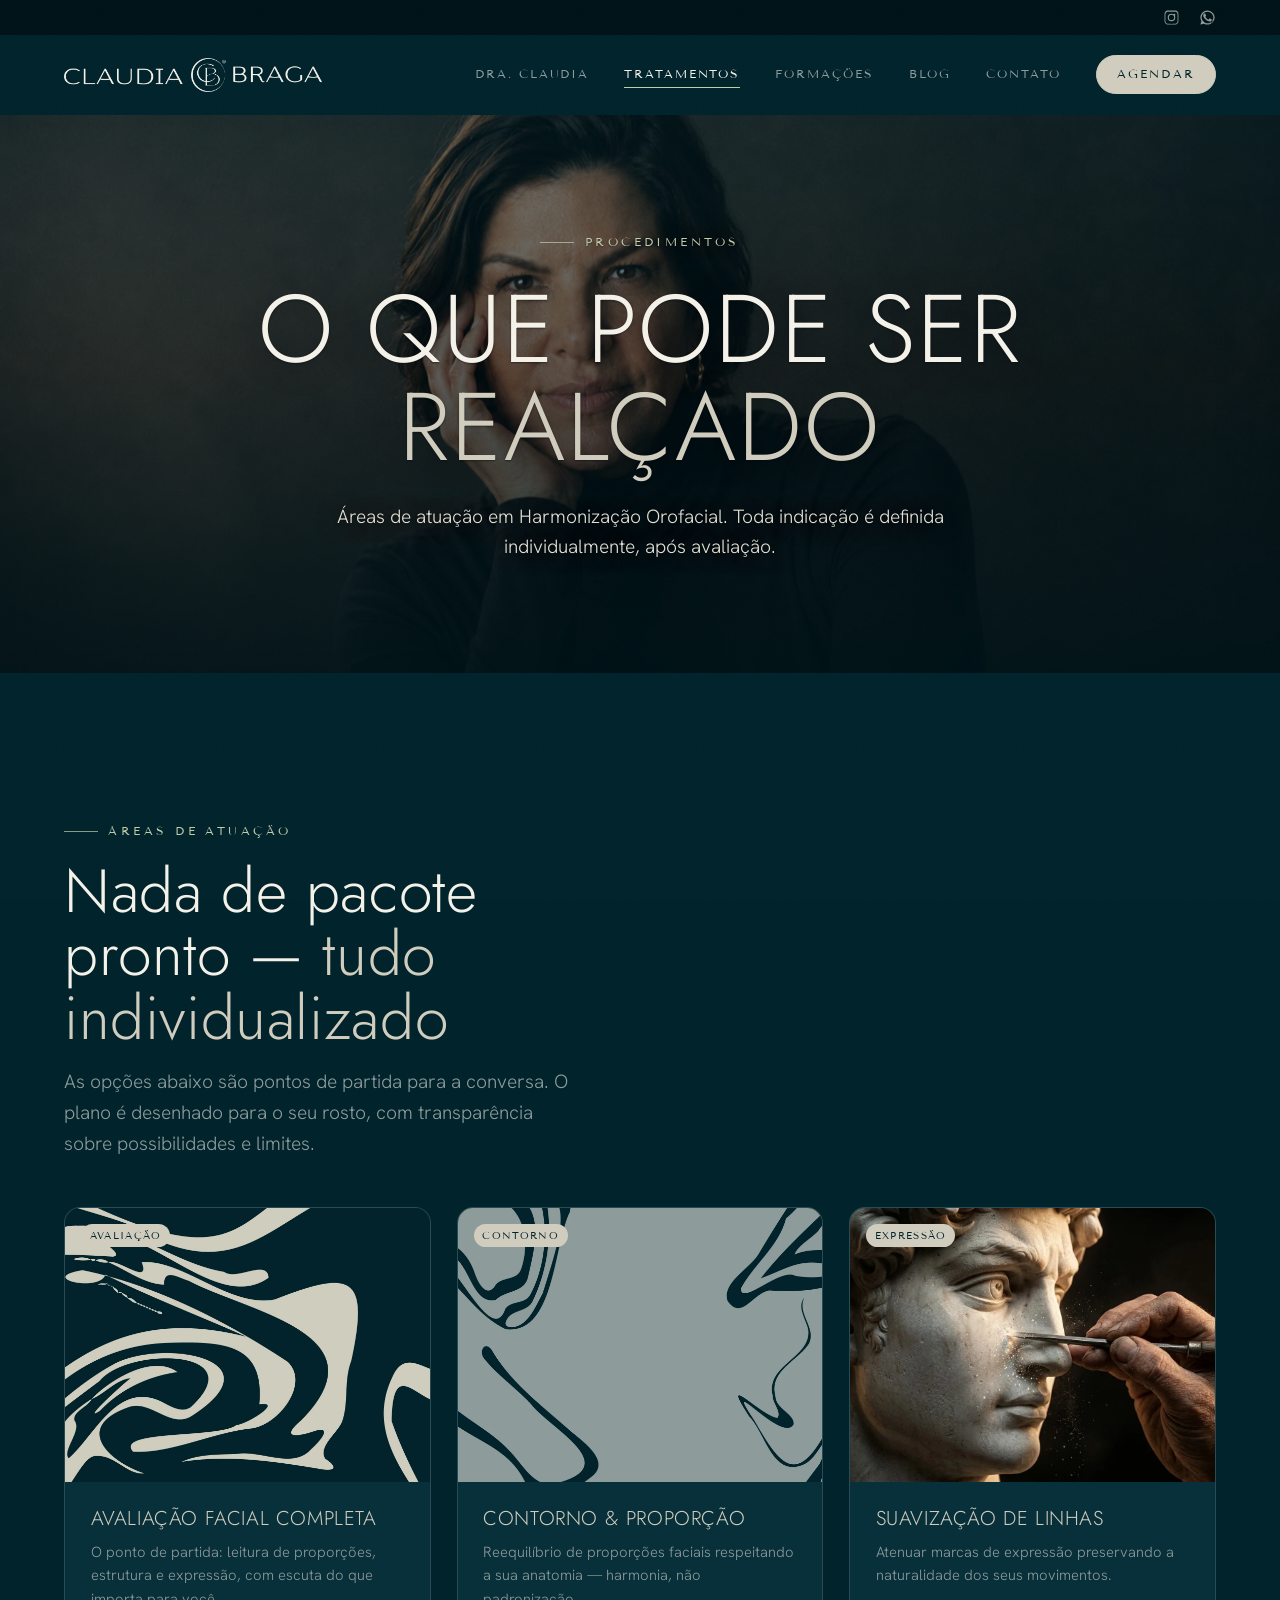
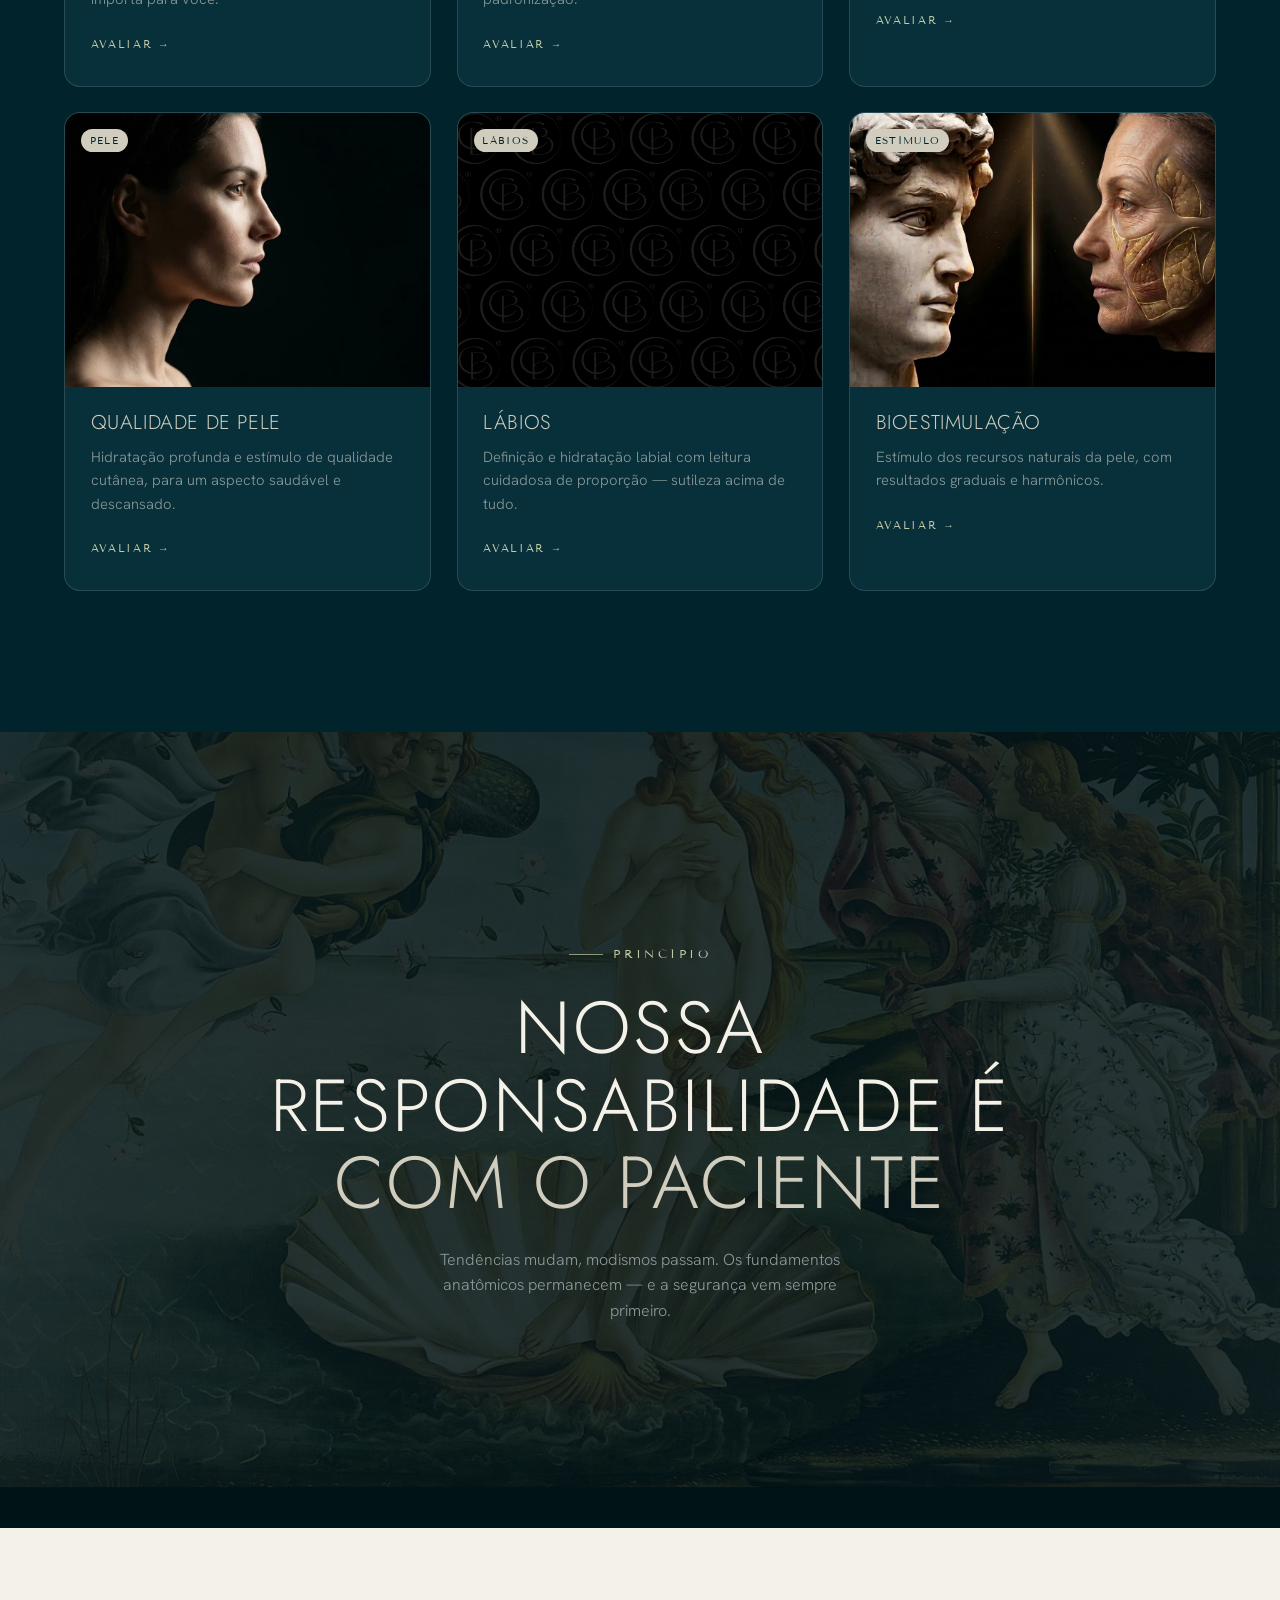
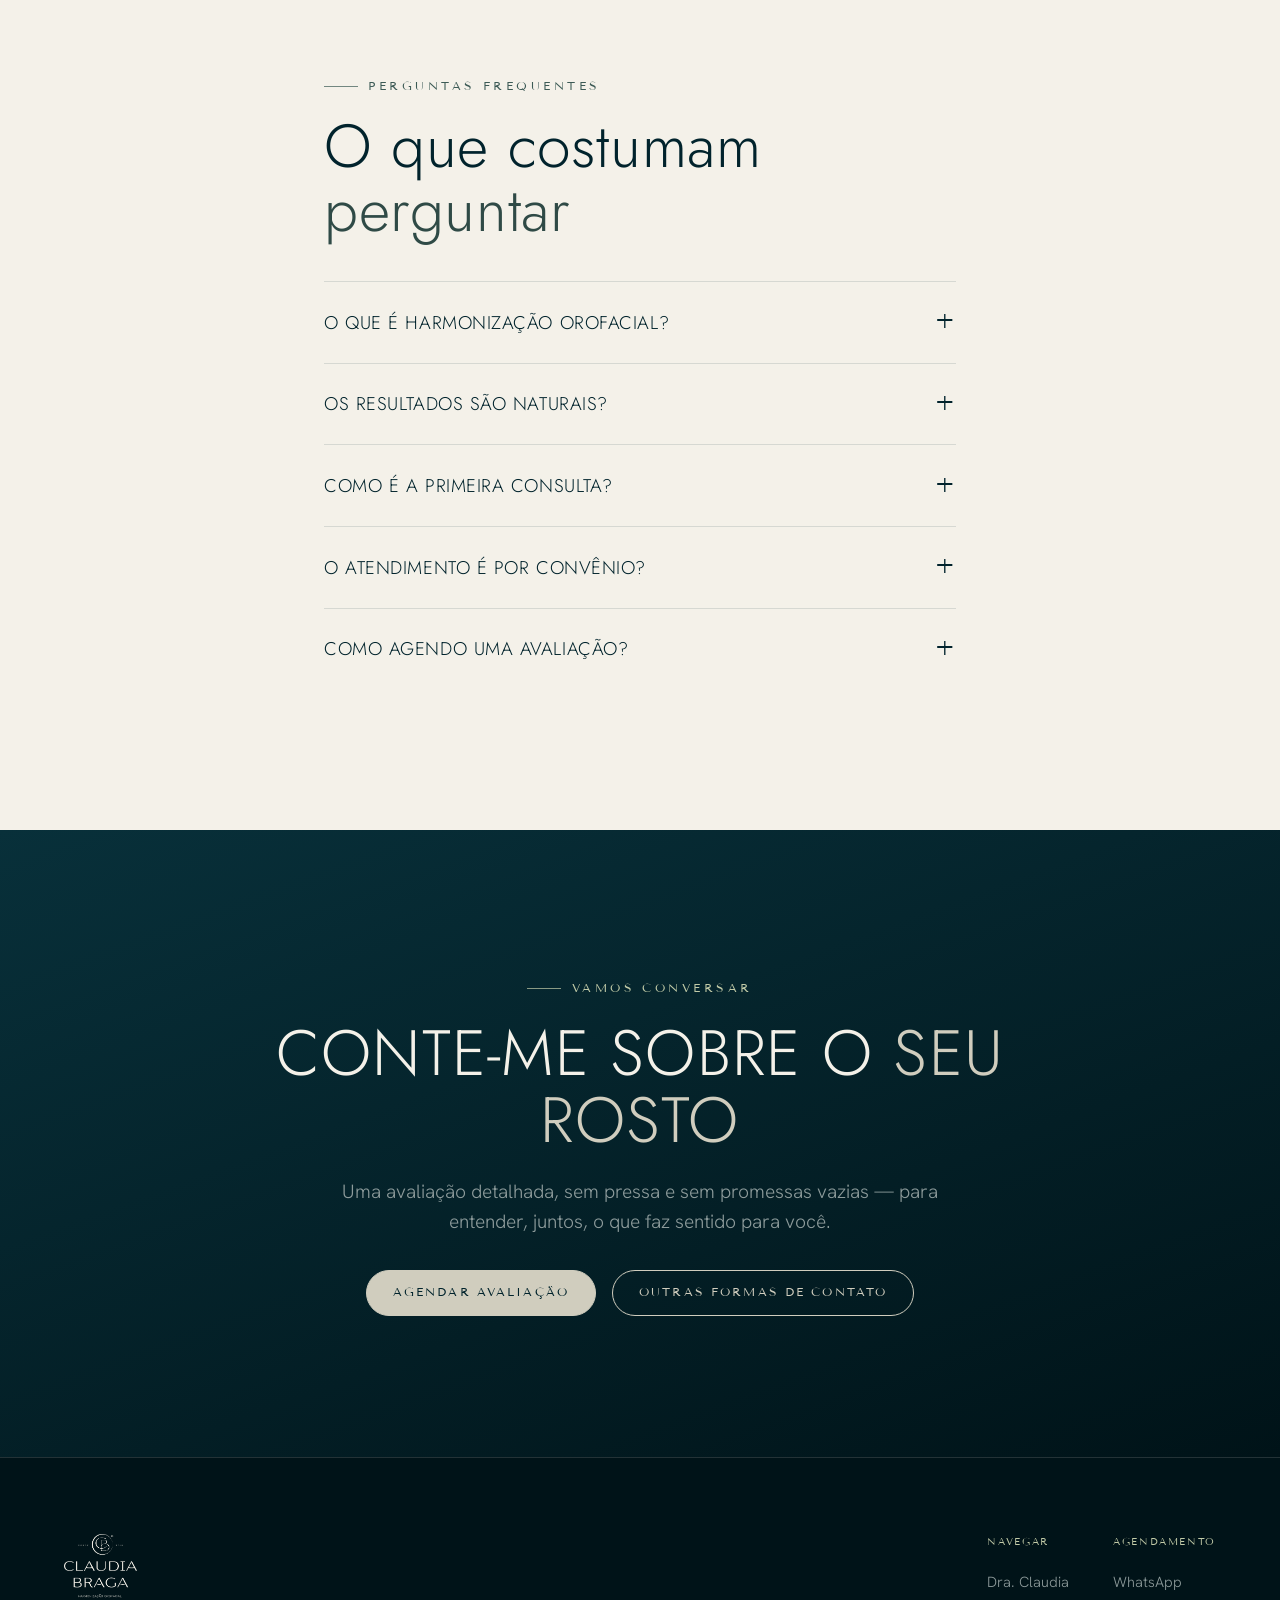
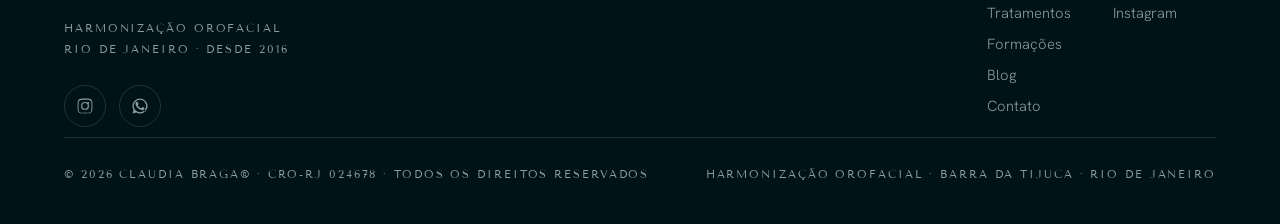
<file: procedimentos.html>
<!DOCTYPE html>
<html lang="pt-BR"><head>
<meta charset="UTF-8"><meta name="viewport" content="width=device-width, initial-scale=1">
<title>Tratamentos de Harmonização Orofacial — Barra da Tijuca, RJ</title><meta name="description" content="Avaliação facial, contorno, lábios, qualidade de pele e bioestimulação — com indicação individualizada após avaliação anatômica. Dra. Claudia Braga.">
<link rel="icon" type="image/png" sizes="32x32" href="assets/img/logo/favicon-32.png">
<link rel="apple-touch-icon" href="assets/img/logo/favicon-180.png">
<link rel="stylesheet" href="assets/styles.css">
<link rel="preload" as="image" href="assets/img/fotos/claudia-real-02.webp" fetchpriority="high">
<!-- ====== SEO · Open Graph · Dados estruturados (JSON-LD) ====== -->
<meta name="author" content="Dra. Claudia Braga">
<meta name="robots" content="index, follow, max-image-preview:large, max-snippet:-1">
<meta name="theme-color" content="#01232C">
<link rel="canonical" href="https://draclaudiabraga.com/procedimentos.html">
<meta property="og:type" content="website">
<meta property="og:site_name" content="Dra. Claudia Braga — Harmonização Orofacial">
<meta property="og:locale" content="pt_BR">
<meta property="og:title" content="Tratamentos de Harmonização Orofacial — Barra da Tijuca, RJ">
<meta property="og:description" content="Avaliação facial, contorno, lábios, qualidade de pele e bioestimulação — com indicação individualizada após avaliação anatômica. Dra. Claudia Braga.">
<meta property="og:url" content="https://draclaudiabraga.com/procedimentos.html">
<meta property="og:image" content="https://draclaudiabraga.com/assets/img/fotos/claudia-real-02.png">
<meta name="twitter:card" content="summary_large_image">
<meta name="twitter:title" content="Tratamentos de Harmonização Orofacial — Barra da Tijuca, RJ">
<meta name="twitter:description" content="Avaliação facial, contorno, lábios, qualidade de pele e bioestimulação — indicação individualizada após avaliação anatômica. Dra. Claudia Braga.">
<meta name="twitter:image" content="https://draclaudiabraga.com/assets/img/fotos/claudia-real-02.png">
<script type="application/ld+json">
{"@context":"https://schema.org","@graph":[
{"@type":["Dentist","MedicalClinic"],"@id":"https://draclaudiabraga.com/#clinic","name":"Dra. Claudia Braga — Harmonização Orofacial","alternateName":"Claudia Braga","url":"https://draclaudiabraga.com/","logo":"https://draclaudiabraga.com/assets/img/logo/lockup-petrol.png","image":"https://draclaudiabraga.com/assets/img/fotos/claudia-real-01.png","telephone":"+5521991249832","currenciesAccepted":"BRL","areaServed":{"@type":"City","name":"Rio de Janeiro"},"knowsAbout":["Harmonização Orofacial","Estética Orofacial","Toxina botulínica","Preenchimento facial","Bioestimuladores","Anatomia facial"],"address":{"@type":"PostalAddress","streetAddress":"Av. das Américas, 3434, Bloco 6, sala 205 — Integral Health Institute, Barra da Tijuca","addressLocality":"Rio de Janeiro","addressRegion":"RJ","addressCountry":"BR"},"hasMap":"https://maps.google.com/maps?q=Av+das+Americas+3434+Barra+da+Tijuca+Rio+de+Janeiro+RJ","openingHoursSpecification":[{"@type":"OpeningHoursSpecification","dayOfWeek":["Monday","Tuesday","Wednesday","Thursday","Friday"],"opens":"09:00","closes":"18:00"}],"sameAs":["https://www.instagram.com/draclaudiabraga/"],"parentOrganization":{"@type":"Organization","name":"Integral Health Institute","url":"https://ihi.integralhealth.rio"},"founder":{"@id":"https://draclaudiabraga.com/#claudia"},"employee":{"@id":"https://draclaudiabraga.com/#claudia"}},
{"@type":"Person","@id":"https://draclaudiabraga.com/#claudia","name":"Dra. Claudia Braga","alternateName":"Cláudia Braga","givenName":"Claudia","familyName":"Braga","honorificPrefix":"Dra.","jobTitle":"Cirurgiã-dentista — Harmonização Orofacial","description":"Cirurgiã-dentista (UFRJ), mestre e doutoranda em Odontologia, especialista em Harmonização Orofacial e criadora da metodologia Anatomy First.","image":"https://draclaudiabraga.com/assets/img/fotos/claudia-real-01.png","url":"https://draclaudiabraga.com/sobre.html","worksFor":{"@id":"https://draclaudiabraga.com/#clinic"},"alumniOf":[{"@type":"CollegeOrUniversity","name":"Universidade Federal do Rio de Janeiro (UFRJ)"},{"@type":"CollegeOrUniversity","name":"Universidade Estadual Paulista (UNESP)"},{"@type":"CollegeOrUniversity","name":"Universidade Estácio de Sá"}],"hasCredential":[{"@type":"EducationalOccupationalCredential","credentialCategory":"Registro profissional","name":"CRO-RJ 024678","recognizedBy":{"@type":"Organization","name":"Conselho Regional de Odontologia do Rio de Janeiro (CRO-RJ)"}},{"@type":"EducationalOccupationalCredential","credentialCategory":"Mestrado","name":"Mestre em Odontologia"},{"@type":"EducationalOccupationalCredential","credentialCategory":"Doutorado em curso","name":"Doutoranda em Odontologia"}],"knowsAbout":["Harmonização Orofacial","Anatomia facial","Anatomy First","Toxina botulínica","Preenchimento facial","Bioestimuladores"],"knowsLanguage":["Português","Inglês","Francês","Espanhol"],"sameAs":["https://www.instagram.com/draclaudiabraga/"]},
{"@type":"WebSite","@id":"https://draclaudiabraga.com/#website","url":"https://draclaudiabraga.com/","name":"Dra. Claudia Braga — Harmonização Orofacial","inLanguage":"pt-BR","publisher":{"@id":"https://draclaudiabraga.com/#clinic"}},
{"@type":"WebPage","@id":"https://draclaudiabraga.com/procedimentos.html#webpage","url":"https://draclaudiabraga.com/procedimentos.html","name":"Tratamentos de Harmonização Orofacial — Barra da Tijuca, RJ","description":"Áreas de atuação em Harmonização Orofacial, com indicação individualizada após avaliação anatômica.","isPartOf":{"@id":"https://draclaudiabraga.com/#website"},"about":{"@id":"https://draclaudiabraga.com/#clinic"},"primaryImageOfPage":"https://draclaudiabraga.com/assets/img/fotos/claudia-real-02.png","inLanguage":"pt-BR","breadcrumb":{"@id":"https://draclaudiabraga.com/procedimentos.html#breadcrumb"}},
{"@type":"BreadcrumbList","@id":"https://draclaudiabraga.com/procedimentos.html#breadcrumb","itemListElement":[{"@type":"ListItem","position":1,"name":"Início","item":"https://draclaudiabraga.com/"},{"@type":"ListItem","position":2,"name":"Tratamentos","item":"https://draclaudiabraga.com/procedimentos.html"}]},
{"@type":"FAQPage","@id":"https://draclaudiabraga.com/procedimentos.html#faq","inLanguage":"pt-BR","mainEntity":[{"@type":"Question","name":"O que é Harmonização Orofacial?","acceptedAnswer":{"@type":"Answer","text":"É a especialidade que trabalha o equilíbrio estético e funcional da face e da região oral, sempre com base anatômica. Mais do que “embelezar”, busca harmonia respeitando a individualidade de cada rosto."}},{"@type":"Question","name":"Os resultados são naturais?","acceptedAnswer":{"@type":"Answer","text":"Esse é o princípio central do trabalho. A meta nunca é um rosto novo, e sim a sua melhor versão — reconhecível no espelho. “Menos” costuma ser mais."}},{"@type":"Question","name":"Como é a primeira consulta?","acceptedAnswer":{"@type":"Answer","text":"É uma conversa detalhada e educativa: avaliação do seu rosto, escuta do que você deseja e clareza sobre possibilidades e limitações. Sem pressa e sem imposição."}},{"@type":"Question","name":"O atendimento é por convênio?","acceptedAnswer":{"@type":"Answer","text":"O atendimento é particular. Os detalhes são alinhados de forma transparente no agendamento."}},{"@type":"Question","name":"Como agendo uma avaliação?","acceptedAnswer":{"@type":"Answer","text":"Pelo WhatsApp, no botão “Agendar”. A equipe orienta os próximos passos e tira suas dúvidas iniciais."}}]}
]}
</script>
</head><body>
<div id="loader"><img src="assets/img/logo/monograma-offwhite.png" alt="Claudia Braga"></div>
<div class="topbar"><div class="wrap">
  <div class="social"><a href="https://www.instagram.com/draclaudiabraga/" target="_blank" rel="noopener" aria-label="Instagram de Claudia Braga"><svg viewBox="0 0 24 24"><path d="M12 2.16c3.2 0 3.58.01 4.85.07 1.17.05 1.8.25 2.23.41.56.22.96.48 1.38.9.42.42.68.82.9 1.38.16.42.36 1.06.41 2.23.06 1.27.07 1.65.07 4.85s-.01 3.58-.07 4.85c-.05 1.17-.25 1.8-.41 2.23a3.7 3.7 0 01-.9 1.38 3.7 3.7 0 01-1.38.9c-.42.16-1.06.36-2.23.41-1.27.06-1.65.07-4.85.07s-3.58-.01-4.85-.07c-1.17-.05-1.8-.25-2.23-.41a3.7 3.7 0 01-1.38-.9 3.7 3.7 0 01-.9-1.38c-.16-.42-.36-1.06-.41-2.23-.06-1.27-.07-1.65-.07-4.85s.01-3.58.07-4.85c.05-1.17.25-1.8.41-2.23.22-.56.48-.96.9-1.38.42-.42.82-.68 1.38-.9.43-.16 1.06-.36 2.23-.41C8.42 2.17 8.8 2.16 12 2.16zm0 1.62c-3.15 0-3.52.01-4.76.07-.9.04-1.39.19-1.71.32-.43.17-.74.37-1.06.69-.32.32-.52.63-.69 1.06-.13.32-.28.81-.32 1.71-.06 1.24-.07 1.61-.07 4.76s.01 3.52.07 4.76c.04.9.19 1.39.32 1.71.17.43.37.74.69 1.06.32.32.63.52 1.06.69.32.13.81.28 1.71.32 1.24.06 1.61.07 4.76.07s3.52-.01 4.76-.07c.9-.04 1.39-.19 1.71-.32.43-.17.74-.37 1.06-.69.32-.32.52-.63.69-1.06.13-.32.28-.81.32-1.71.06-1.24.07-1.61.07-4.76s-.01-3.52-.07-4.76c-.04-.9-.19-1.39-.32-1.71a2.1 2.1 0 00-.69-1.06 2.1 2.1 0 00-1.06-.69c-.32-.13-.81-.28-1.71-.32-1.24-.06-1.61-.07-4.76-.07zm0 2.76a5.3 5.3 0 110 10.6 5.3 5.3 0 010-10.6zm0 1.62a3.68 3.68 0 100 7.36 3.68 3.68 0 000-7.36zm5.48-.16a1.24 1.24 0 11-2.48 0 1.24 1.24 0 012.48 0z"/></svg></a><a href="https://wa.me/5521991249832" target="_blank" rel="noopener" aria-label="WhatsApp"><svg viewBox="0 0 24 24"><path d="M17.5 14.4c-.3-.15-1.77-.87-2.04-.97-.27-.1-.47-.15-.67.15-.2.3-.77.97-.95 1.17-.17.2-.35.22-.65.07-.3-.15-1.26-.46-2.4-1.48-.89-.79-1.49-1.77-1.66-2.07-.17-.3-.02-.46.13-.61.13-.13.3-.35.45-.52.15-.17.2-.3.3-.5.1-.2.05-.37-.02-.52-.07-.15-.67-1.62-.92-2.22-.24-.58-.49-.5-.67-.51l-.57-.01c-.2 0-.52.07-.8.37-.27.3-1.04 1.02-1.04 2.48 0 1.46 1.07 2.88 1.22 3.08.15.2 2.1 3.2 5.08 4.49.71.31 1.26.49 1.69.62.71.23 1.36.2 1.87.12.57-.08 1.77-.72 2.02-1.42.25-.7.25-1.3.17-1.42-.07-.12-.27-.2-.57-.35zM12 2a10 10 0 00-8.6 15.06L2 22l5.06-1.33A10 10 0 1012 2zm0 1.8a8.2 8.2 0 016.96 12.54l-.2.32.79 2.88-2.96-.78-.31.18A8.2 8.2 0 1112 3.8z"/></svg></a></div>
</div></div><header><div class="wrap nav">
  <a href="index.html" aria-label="Claudia Braga"><img class="logo" src="assets/img/logo/horizontal-offwhite.png" alt="Claudia Braga"></a>
  <nav class="menu"><a class="link" href="sobre.html">Dra. Claudia</a><a class="link active" href="procedimentos.html">Tratamentos</a><a class="link" href="formacao.html">Formações</a><a class="link" href="conteudo.html">Blog</a><a class="link" href="contato.html">Contato</a><a class="btn solid" href="https://wa.me/5521991249832" target="_blank" rel="noopener">Agendar</a></nav>
  <button class="burger" aria-label="Menu"><span></span><span></span><span></span></button>
</div></header>
<nav class="mobile-menu"><a href="sobre.html">Dra. Claudia</a><a href="procedimentos.html">Tratamentos</a><a href="formacao.html">Formações</a><a href="conteudo.html">Blog</a><a href="contato.html">Contato</a><a href="https://wa.me/5521991249832" target="_blank" rel="noopener">Agendar</a></nav><section class="hero hero-inner center"><div class="slides"><div class="slide active"><img src="assets/img/fotos/claudia-real-02.webp" alt="Dra. Claudia Braga" style="object-position:center 20%"></div></div>
<div class="wrap tc"><span class="eyebrow reveal in">Procedimentos</span>
<h1 class="h-display reveal in" data-d="1">O que pode ser <em>realçado</em></h1>
<p class="lead reveal in" data-d="2">Áreas de atuação em Harmonização Orofacial. Toda indicação é definida individualmente, após avaliação.</p></div></section>
<section class="sec dark"><div class="wrap">
  <div class="reveal" style="max-width:56ch;margin-bottom:3rem"><span class="eyebrow">Áreas de atuação</span><h2 class="h1" style="margin-top:1.2rem">Nada de pacote pronto — <em>tudo individualizado</em></h2><p class="lead" style="margin-top:1rem">As opções abaixo são pontos de partida para a conversa. O plano é desenhado para o seu rosto, com transparência sobre possibilidades e limites.</p></div>
  <div class="grid-cards">
    <div class="card reveal" data-d="1"><div class="thumb"><img loading="lazy" decoding="async" src="assets/img/patterns/pattern02.webp" alt=""><span class="badge">Avaliação</span></div><div class="body"><h3>Avaliação facial completa</h3><p>O ponto de partida: leitura de proporções, estrutura e expressão, com escuta do que importa para você.</p><a class="more" href="https://wa.me/5521991249832" target="_blank" rel="noopener">Avaliar →</a></div></div>
    <div class="card reveal" data-d="2"><div class="thumb"><img loading="lazy" decoding="async" src="assets/img/patterns/pattern01.webp" alt=""><span class="badge">Contorno</span></div><div class="body"><h3>Contorno &amp; proporção</h3><p>Reequilíbrio de proporções faciais respeitando a sua anatomia — harmonia, não padronização.</p><a class="more" href="https://wa.me/5521991249832" target="_blank" rel="noopener">Avaliar →</a></div></div>
    <div class="card reveal" data-d="3"><div class="thumb"><img loading="lazy" decoding="async" src="assets/img/arte/escultura-marmore.webp" alt=""><span class="badge">Expressão</span></div><div class="body"><h3>Suavização de linhas</h3><p>Atenuar marcas de expressão preservando a naturalidade dos seus movimentos.</p><a class="more" href="https://wa.me/5521991249832" target="_blank" rel="noopener">Avaliar →</a></div></div>
    <div class="card reveal" data-d="1"><div class="thumb"><img loading="lazy" decoding="async" src="assets/img/arte/chiaroscuro.webp" alt=""><span class="badge">Pele</span></div><div class="body"><h3>Qualidade de pele</h3><p>Hidratação profunda e estímulo de qualidade cutânea, para um aspecto saudável e descansado.</p><a class="more" href="https://wa.me/5521991249832" target="_blank" rel="noopener">Avaliar →</a></div></div>
    <div class="card reveal" data-d="2"><div class="thumb"><img loading="lazy" decoding="async" src="assets/img/patterns/pattern03.webp" alt=""><span class="badge">Lábios</span></div><div class="body"><h3>Lábios</h3><p>Definição e hidratação labial com leitura cuidadosa de proporção — sutileza acima de tudo.</p><a class="more" href="https://wa.me/5521991249832" target="_blank" rel="noopener">Avaliar →</a></div></div>
    <div class="card reveal" data-d="3"><div class="thumb"><img loading="lazy" decoding="async" src="assets/img/arte/estetica-anatomia.webp" alt=""><span class="badge">Estímulo</span></div><div class="body"><h3>Bioestimulação</h3><p>Estímulo dos recursos naturais da pele, com resultados graduais e harmônicos.</p><a class="more" href="https://wa.me/5521991249832" target="_blank" rel="noopener">Avaliar →</a></div></div>
  </div></div></section>

<section class="banda"><div class="bg"><img loading="lazy" decoding="async" src="assets/img/arte/botticelli-venus.webp" alt=""></div><div class="wrap">
  <span class="eyebrow center reveal">Princípio</span><h2 class="reveal" data-d="1">Nossa responsabilidade é <em>com o paciente</em></h2>
  <p class="reveal" data-d="2">Tendências mudam, modismos passam. Os fundamentos anatômicos permanecem — e a segurança vem sempre primeiro.</p></div></section>

<section class="sec light on-light"><div class="wrap narrow">
  <div class="reveal" style="margin-bottom:2.4rem"><span class="eyebrow">Perguntas frequentes</span><h2 class="h1" style="margin-top:1.2rem">O que costumam <em>perguntar</em></h2></div>
  <div class="faq reveal">
    <details class="q"><summary>O que é Harmonização Orofacial?</summary><p>É a especialidade que trabalha o equilíbrio estético e funcional da face e da região oral, sempre com base anatômica. Mais do que “embelezar”, busca harmonia respeitando a individualidade de cada rosto.</p></details>
    <details class="q"><summary>Os resultados são naturais?</summary><p>Esse é o princípio central do trabalho. A meta nunca é um rosto novo, e sim a sua melhor versão — reconhecível no espelho. “Menos” costuma ser mais.</p></details>
    <details class="q"><summary>Como é a primeira consulta?</summary><p>É uma conversa detalhada e educativa: avaliação do seu rosto, escuta do que você deseja e clareza sobre possibilidades e limitações. Sem pressa e sem imposição.</p></details>
    <details class="q"><summary>O atendimento é por convênio?</summary><p>O atendimento é particular. Os detalhes são alinhados de forma transparente no agendamento.</p></details>
    <details class="q"><summary>Como agendo uma avaliação?</summary><p>Pelo WhatsApp, no botão “Agendar”. A equipe orienta os próximos passos e tira suas dúvidas iniciais.</p></details>
  </div></div></section>
<section class="sec cta-band"><div class="wrap">
  <span class="eyebrow center reveal">Vamos conversar</span>
  <h2 class="reveal" data-d="1">Conte-me sobre o <em>seu rosto</em></h2>
  <p class="lead reveal" data-d="2" style="margin:0 auto;text-align:center">Uma avaliação detalhada, sem pressa e sem promessas vazias — para entender, juntos, o que faz sentido para você.</p>
  <div class="cta-row reveal" data-d="3"><a class="btn solid" href="https://wa.me/5521991249832" target="_blank" rel="noopener">Agendar avaliação</a><a class="btn" href="contato.html">Outras formas de contato</a></div>
</div></section><footer><div class="wrap"><div class="foot">
  <div>
    <img class="logo" src="assets/img/logo/lockup-offwhite.png" alt="Claudia Braga — Harmonização Orofacial">
    <div class="tag">Harmonização Orofacial<br>Rio de Janeiro · desde 2016</div>
    <div class="social-btns">
      <a class="sbtn" href="https://www.instagram.com/draclaudiabraga/" target="_blank" rel="noopener" aria-label="Instagram de Claudia Braga"><svg viewBox="0 0 24 24"><path d="M12 2.16c3.2 0 3.58.01 4.85.07 1.17.05 1.8.25 2.23.41.56.22.96.48 1.38.9.42.42.68.82.9 1.38.16.42.36 1.06.41 2.23.06 1.27.07 1.65.07 4.85s-.01 3.58-.07 4.85c-.05 1.17-.25 1.8-.41 2.23a3.7 3.7 0 01-.9 1.38 3.7 3.7 0 01-1.38.9c-.42.16-1.06.36-2.23.41-1.27.06-1.65.07-4.85.07s-3.58-.01-4.85-.07c-1.17-.05-1.8-.25-2.23-.41a3.7 3.7 0 01-1.38-.9 3.7 3.7 0 01-.9-1.38c-.16-.42-.36-1.06-.41-2.23-.06-1.27-.07-1.65-.07-4.85s.01-3.58.07-4.85c.05-1.17.25-1.8.41-2.23.22-.56.48-.96.9-1.38.42-.42.82-.68 1.38-.9.43-.16 1.06-.36 2.23-.41C8.42 2.17 8.8 2.16 12 2.16zm0 1.62c-3.15 0-3.52.01-4.76.07-.9.04-1.39.19-1.71.32-.43.17-.74.37-1.06.69-.32.32-.52.63-.69 1.06-.13.32-.28.81-.32 1.71-.06 1.24-.07 1.61-.07 4.76s.01 3.52.07 4.76c.04.9.19 1.39.32 1.71.17.43.37.74.69 1.06.32.32.63.52 1.06.69.32.13.81.28 1.71.32 1.24.06 1.61.07 4.76.07s3.52-.01 4.76-.07c.9-.04 1.39-.19 1.71-.32.43-.17.74-.37 1.06-.69.32-.32.52-.63.69-1.06.13-.32.28-.81.32-1.71.06-1.24.07-1.61.07-4.76s-.01-3.52-.07-4.76c-.04-.9-.19-1.39-.32-1.71a2.1 2.1 0 00-.69-1.06 2.1 2.1 0 00-1.06-.69c-.32-.13-.81-.28-1.71-.32-1.24-.06-1.61-.07-4.76-.07zm0 2.76a5.3 5.3 0 110 10.6 5.3 5.3 0 010-10.6zm0 1.62a3.68 3.68 0 100 7.36 3.68 3.68 0 000-7.36zm5.48-.16a1.24 1.24 0 11-2.48 0 1.24 1.24 0 012.48 0z"/></svg></a>
      <a class="sbtn" href="https://wa.me/5521991249832" target="_blank" rel="noopener" aria-label="WhatsApp"><svg viewBox="0 0 24 24"><path d="M17.5 14.4c-.3-.15-1.77-.87-2.04-.97-.27-.1-.47-.15-.67.15-.2.3-.77.97-.95 1.17-.17.2-.35.22-.65.07-.3-.15-1.26-.46-2.4-1.48-.89-.79-1.49-1.77-1.66-2.07-.17-.3-.02-.46.13-.61.13-.13.3-.35.45-.52.15-.17.2-.3.3-.5.1-.2.05-.37-.02-.52-.07-.15-.67-1.62-.92-2.22-.24-.58-.49-.5-.67-.51l-.57-.01c-.2 0-.52.07-.8.37-.27.3-1.04 1.02-1.04 2.48 0 1.46 1.07 2.88 1.22 3.08.15.2 2.1 3.2 5.08 4.49.71.31 1.26.49 1.69.62.71.23 1.36.2 1.87.12.57-.08 1.77-.72 2.02-1.42.25-.7.25-1.3.17-1.42-.07-.12-.27-.2-.57-.35zM12 2a10 10 0 00-8.6 15.06L2 22l5.06-1.33A10 10 0 1012 2zm0 1.8a8.2 8.2 0 016.96 12.54l-.2.32.79 2.88-2.96-.78-.31.18A8.2 8.2 0 1112 3.8z"/></svg></a>
    </div>
  </div>
  <div class="links">
    <div class="group"><h4>Navegar</h4><a href="sobre.html">Dra. Claudia</a><a href="procedimentos.html">Tratamentos</a><a href="formacao.html">Formações</a><a href="conteudo.html">Blog</a><a href="contato.html">Contato</a></div>
    <div class="group"><h4>Agendamento</h4><a href="https://wa.me/5521991249832" target="_blank" rel="noopener">WhatsApp</a><a href="https://www.instagram.com/draclaudiabraga/" target="_blank" rel="noopener">Instagram</a></div>
  </div>
</div>
<div class="base"><span>© 2026 Claudia Braga® · CRO-RJ 024678 · Todos os direitos reservados</span><span>Harmonização Orofacial · Barra da Tijuca · Rio de Janeiro</span></div>
</div></footer>
<script src="assets/app.js"></script></body></html>
</file>
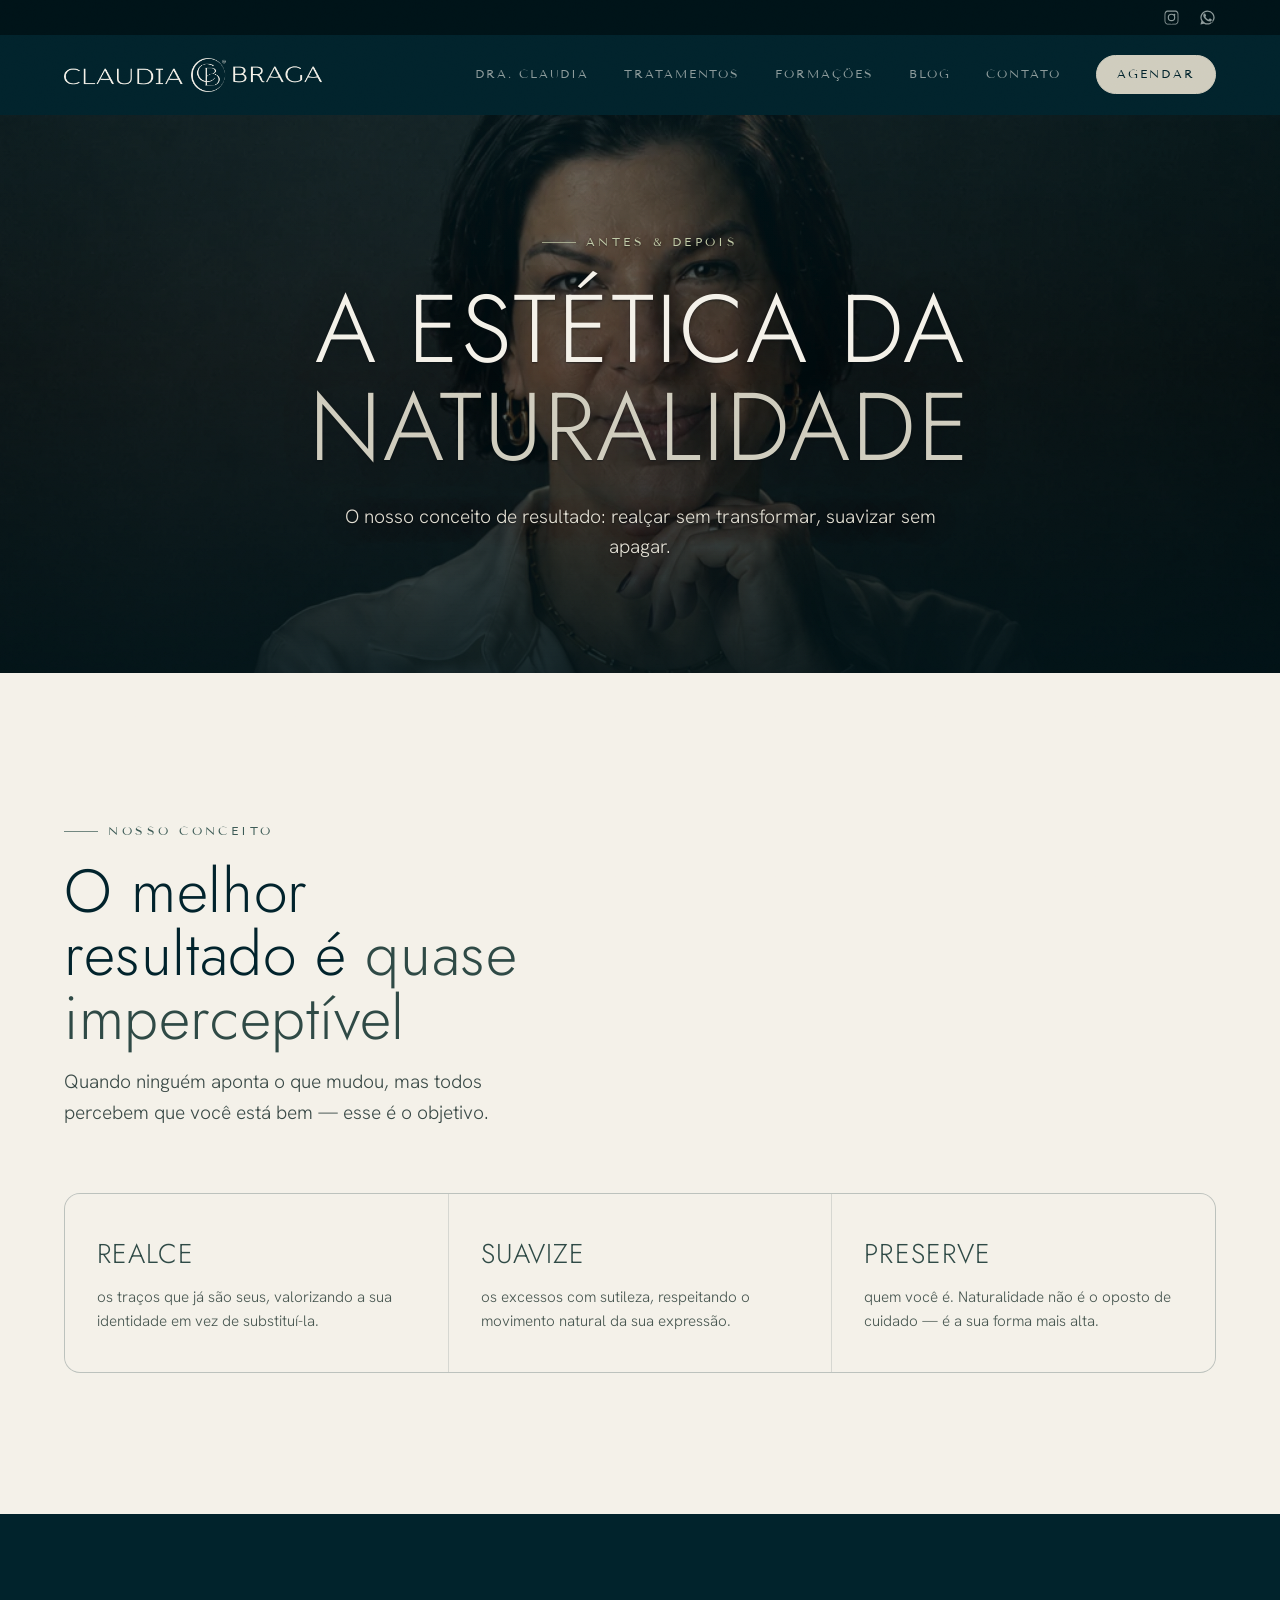
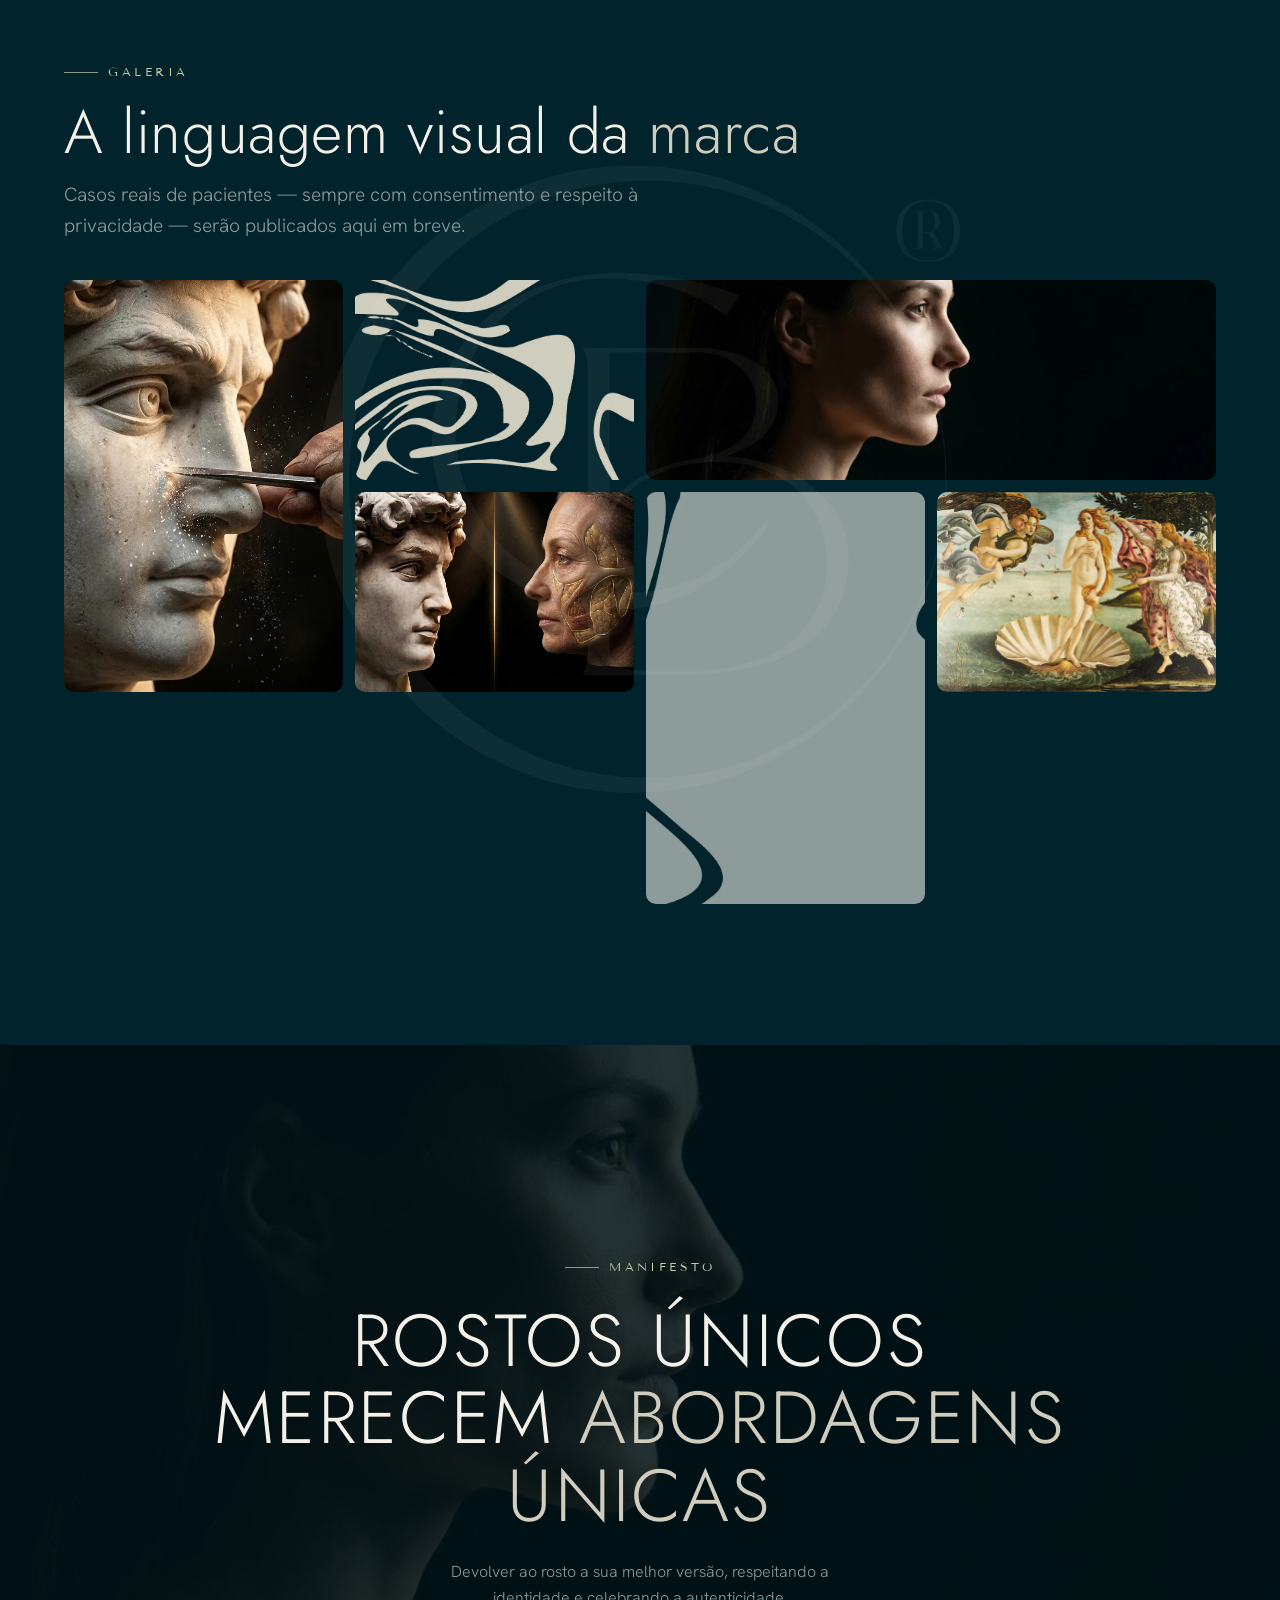
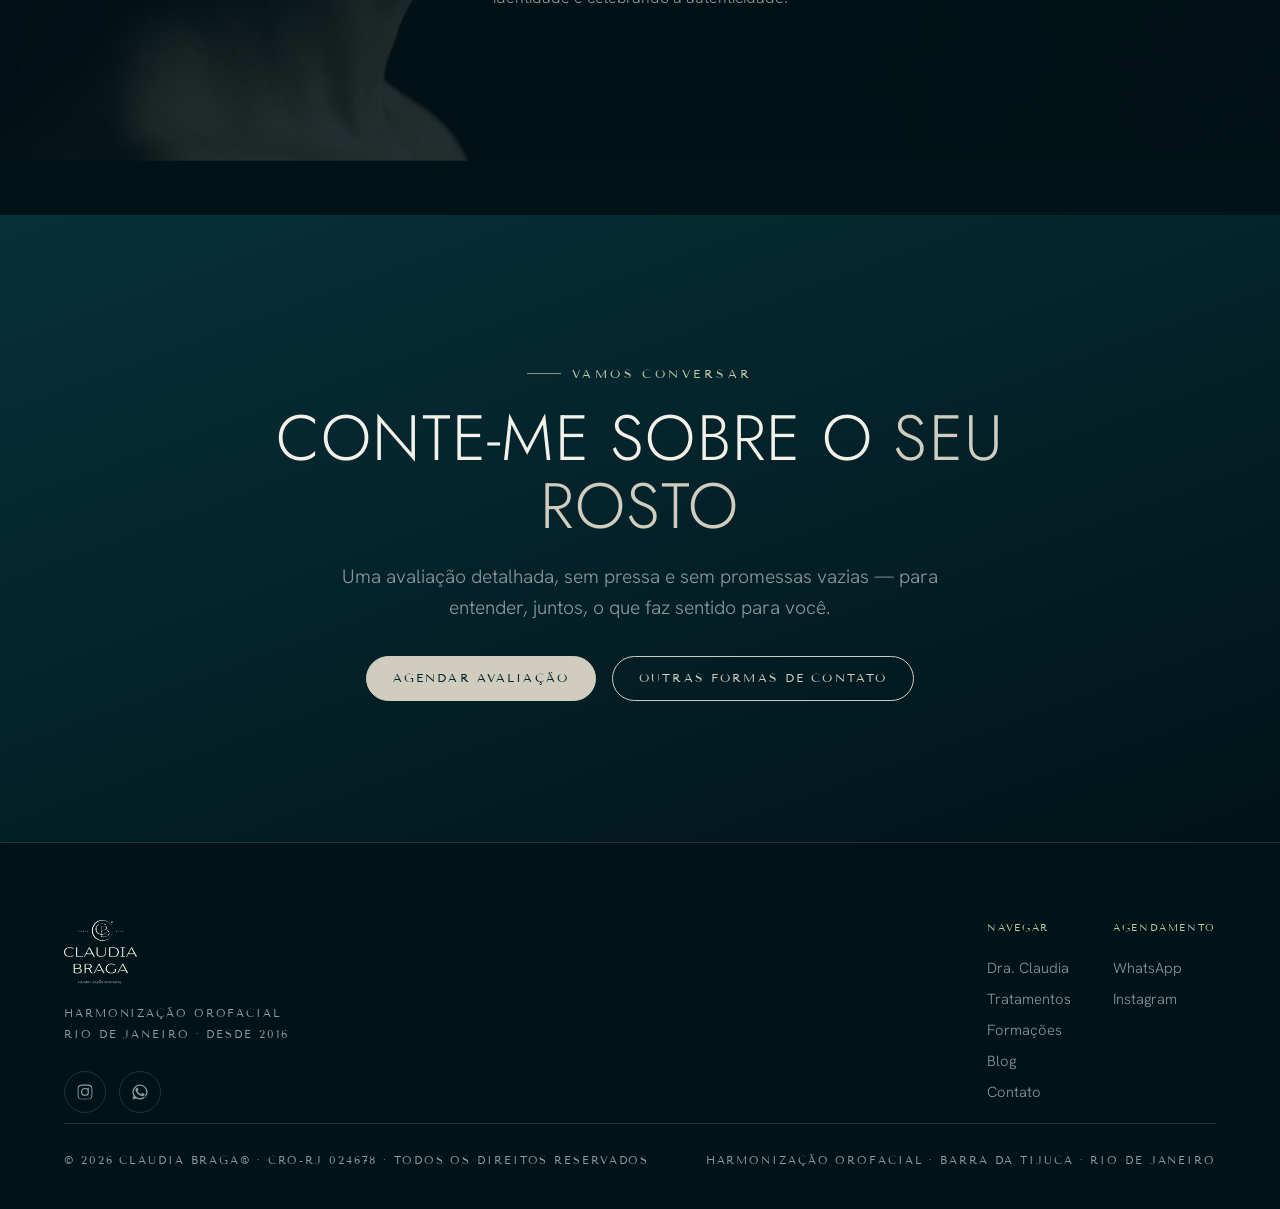
<file: resultados.html>
<!DOCTYPE html>
<html lang="pt-BR"><head>
<meta charset="UTF-8"><meta name="viewport" content="width=device-width, initial-scale=1">
<title>Antes &amp; Depois — A estética da naturalidade | Claudia Braga</title><meta name="description" content="O conceito de resultado da Dra. Claudia Braga: realçar sem transformar. Casos conduzidos com ética e consentimento. Harmonização Orofacial, RJ.">
<link rel="icon" type="image/png" sizes="32x32" href="assets/img/logo/favicon-32.png">
<link rel="apple-touch-icon" href="assets/img/logo/favicon-180.png">
<link rel="stylesheet" href="assets/styles.css">
<link rel="preload" as="image" href="assets/img/fotos/claudia-real-01.webp" fetchpriority="high">
<!-- ====== SEO · Open Graph · Dados estruturados (JSON-LD) ====== -->
<meta name="author" content="Dra. Claudia Braga">
<meta name="robots" content="index, follow, max-image-preview:large, max-snippet:-1">
<meta name="theme-color" content="#01232C">
<link rel="canonical" href="https://draclaudiabraga.com/resultados.html">
<meta property="og:type" content="website">
<meta property="og:site_name" content="Dra. Claudia Braga — Harmonização Orofacial">
<meta property="og:locale" content="pt_BR">
<meta property="og:title" content="Antes &amp; Depois — A estética da naturalidade | Claudia Braga">
<meta property="og:description" content="O conceito de resultado da Dra. Claudia Braga: realçar sem transformar. Casos conduzidos com ética e consentimento.">
<meta property="og:url" content="https://draclaudiabraga.com/resultados.html">
<meta property="og:image" content="https://draclaudiabraga.com/assets/img/fotos/claudia-real-01.png">
<meta name="twitter:card" content="summary_large_image">
<meta name="twitter:title" content="Antes &amp; Depois — A estética da naturalidade | Claudia Braga">
<meta name="twitter:description" content="O conceito de resultado da Dra. Claudia Braga: realçar sem transformar. Casos conduzidos com ética e consentimento.">
<meta name="twitter:image" content="https://draclaudiabraga.com/assets/img/fotos/claudia-real-01.png">
<script type="application/ld+json">
{"@context":"https://schema.org","@graph":[
{"@type":["Dentist","MedicalClinic"],"@id":"https://draclaudiabraga.com/#clinic","name":"Dra. Claudia Braga — Harmonização Orofacial","alternateName":"Claudia Braga","url":"https://draclaudiabraga.com/","logo":"https://draclaudiabraga.com/assets/img/logo/lockup-petrol.png","image":"https://draclaudiabraga.com/assets/img/fotos/claudia-real-01.png","telephone":"+5521991249832","currenciesAccepted":"BRL","areaServed":{"@type":"City","name":"Rio de Janeiro"},"knowsAbout":["Harmonização Orofacial","Estética Orofacial","Toxina botulínica","Preenchimento facial","Bioestimuladores","Anatomia facial"],"address":{"@type":"PostalAddress","streetAddress":"Av. das Américas, 3434, Bloco 6, sala 205 — Integral Health Institute, Barra da Tijuca","addressLocality":"Rio de Janeiro","addressRegion":"RJ","addressCountry":"BR"},"hasMap":"https://maps.google.com/maps?q=Av+das+Americas+3434+Barra+da+Tijuca+Rio+de+Janeiro+RJ","openingHoursSpecification":[{"@type":"OpeningHoursSpecification","dayOfWeek":["Monday","Tuesday","Wednesday","Thursday","Friday"],"opens":"09:00","closes":"18:00"}],"sameAs":["https://www.instagram.com/draclaudiabraga/"],"parentOrganization":{"@type":"Organization","name":"Integral Health Institute","url":"https://ihi.integralhealth.rio"},"founder":{"@id":"https://draclaudiabraga.com/#claudia"},"employee":{"@id":"https://draclaudiabraga.com/#claudia"}},
{"@type":"Person","@id":"https://draclaudiabraga.com/#claudia","name":"Dra. Claudia Braga","alternateName":"Cláudia Braga","givenName":"Claudia","familyName":"Braga","honorificPrefix":"Dra.","jobTitle":"Cirurgiã-dentista — Harmonização Orofacial","description":"Cirurgiã-dentista (UFRJ), mestre e doutoranda em Odontologia, especialista em Harmonização Orofacial e criadora da metodologia Anatomy First.","image":"https://draclaudiabraga.com/assets/img/fotos/claudia-real-01.png","url":"https://draclaudiabraga.com/sobre.html","worksFor":{"@id":"https://draclaudiabraga.com/#clinic"},"alumniOf":[{"@type":"CollegeOrUniversity","name":"Universidade Federal do Rio de Janeiro (UFRJ)"},{"@type":"CollegeOrUniversity","name":"Universidade Estadual Paulista (UNESP)"},{"@type":"CollegeOrUniversity","name":"Universidade Estácio de Sá"}],"hasCredential":[{"@type":"EducationalOccupationalCredential","credentialCategory":"Registro profissional","name":"CRO-RJ 024678","recognizedBy":{"@type":"Organization","name":"Conselho Regional de Odontologia do Rio de Janeiro (CRO-RJ)"}},{"@type":"EducationalOccupationalCredential","credentialCategory":"Mestrado","name":"Mestre em Odontologia"},{"@type":"EducationalOccupationalCredential","credentialCategory":"Doutorado em curso","name":"Doutoranda em Odontologia"}],"knowsAbout":["Harmonização Orofacial","Anatomia facial","Anatomy First","Toxina botulínica","Preenchimento facial","Bioestimuladores"],"knowsLanguage":["Português","Inglês","Francês","Espanhol"],"sameAs":["https://www.instagram.com/draclaudiabraga/"]},
{"@type":"WebSite","@id":"https://draclaudiabraga.com/#website","url":"https://draclaudiabraga.com/","name":"Dra. Claudia Braga — Harmonização Orofacial","inLanguage":"pt-BR","publisher":{"@id":"https://draclaudiabraga.com/#clinic"}},
{"@type":"WebPage","@id":"https://draclaudiabraga.com/resultados.html#webpage","url":"https://draclaudiabraga.com/resultados.html","name":"Antes & Depois — A estética da naturalidade | Claudia Braga","description":"O conceito de resultado da Dra. Claudia Braga: realçar sem transformar, com ética e consentimento.","isPartOf":{"@id":"https://draclaudiabraga.com/#website"},"about":{"@id":"https://draclaudiabraga.com/#clinic"},"primaryImageOfPage":"https://draclaudiabraga.com/assets/img/fotos/claudia-real-01.png","inLanguage":"pt-BR","breadcrumb":{"@id":"https://draclaudiabraga.com/resultados.html#breadcrumb"}},
{"@type":"BreadcrumbList","@id":"https://draclaudiabraga.com/resultados.html#breadcrumb","itemListElement":[{"@type":"ListItem","position":1,"name":"Início","item":"https://draclaudiabraga.com/"},{"@type":"ListItem","position":2,"name":"Antes & Depois","item":"https://draclaudiabraga.com/resultados.html"}]}
]}
</script>
</head><body>
<div id="loader"><img src="assets/img/logo/monograma-offwhite.png" alt="Claudia Braga"></div>
<div class="topbar"><div class="wrap">
  <div class="social"><a href="https://www.instagram.com/draclaudiabraga/" target="_blank" rel="noopener" aria-label="Instagram de Claudia Braga"><svg viewBox="0 0 24 24"><path d="M12 2.16c3.2 0 3.58.01 4.85.07 1.17.05 1.8.25 2.23.41.56.22.96.48 1.38.9.42.42.68.82.9 1.38.16.42.36 1.06.41 2.23.06 1.27.07 1.65.07 4.85s-.01 3.58-.07 4.85c-.05 1.17-.25 1.8-.41 2.23a3.7 3.7 0 01-.9 1.38 3.7 3.7 0 01-1.38.9c-.42.16-1.06.36-2.23.41-1.27.06-1.65.07-4.85.07s-3.58-.01-4.85-.07c-1.17-.05-1.8-.25-2.23-.41a3.7 3.7 0 01-1.38-.9 3.7 3.7 0 01-.9-1.38c-.16-.42-.36-1.06-.41-2.23-.06-1.27-.07-1.65-.07-4.85s.01-3.58.07-4.85c.05-1.17.25-1.8.41-2.23.22-.56.48-.96.9-1.38.42-.42.82-.68 1.38-.9.43-.16 1.06-.36 2.23-.41C8.42 2.17 8.8 2.16 12 2.16zm0 1.62c-3.15 0-3.52.01-4.76.07-.9.04-1.39.19-1.71.32-.43.17-.74.37-1.06.69-.32.32-.52.63-.69 1.06-.13.32-.28.81-.32 1.71-.06 1.24-.07 1.61-.07 4.76s.01 3.52.07 4.76c.04.9.19 1.39.32 1.71.17.43.37.74.69 1.06.32.32.63.52 1.06.69.32.13.81.28 1.71.32 1.24.06 1.61.07 4.76.07s3.52-.01 4.76-.07c.9-.04 1.39-.19 1.71-.32.43-.17.74-.37 1.06-.69.32-.32.52-.63.69-1.06.13-.32.28-.81.32-1.71.06-1.24.07-1.61.07-4.76s-.01-3.52-.07-4.76c-.04-.9-.19-1.39-.32-1.71a2.1 2.1 0 00-.69-1.06 2.1 2.1 0 00-1.06-.69c-.32-.13-.81-.28-1.71-.32-1.24-.06-1.61-.07-4.76-.07zm0 2.76a5.3 5.3 0 110 10.6 5.3 5.3 0 010-10.6zm0 1.62a3.68 3.68 0 100 7.36 3.68 3.68 0 000-7.36zm5.48-.16a1.24 1.24 0 11-2.48 0 1.24 1.24 0 012.48 0z"/></svg></a><a href="https://wa.me/5521991249832" target="_blank" rel="noopener" aria-label="WhatsApp"><svg viewBox="0 0 24 24"><path d="M17.5 14.4c-.3-.15-1.77-.87-2.04-.97-.27-.1-.47-.15-.67.15-.2.3-.77.97-.95 1.17-.17.2-.35.22-.65.07-.3-.15-1.26-.46-2.4-1.48-.89-.79-1.49-1.77-1.66-2.07-.17-.3-.02-.46.13-.61.13-.13.3-.35.45-.52.15-.17.2-.3.3-.5.1-.2.05-.37-.02-.52-.07-.15-.67-1.62-.92-2.22-.24-.58-.49-.5-.67-.51l-.57-.01c-.2 0-.52.07-.8.37-.27.3-1.04 1.02-1.04 2.48 0 1.46 1.07 2.88 1.22 3.08.15.2 2.1 3.2 5.08 4.49.71.31 1.26.49 1.69.62.71.23 1.36.2 1.87.12.57-.08 1.77-.72 2.02-1.42.25-.7.25-1.3.17-1.42-.07-.12-.27-.2-.57-.35zM12 2a10 10 0 00-8.6 15.06L2 22l5.06-1.33A10 10 0 1012 2zm0 1.8a8.2 8.2 0 016.96 12.54l-.2.32.79 2.88-2.96-.78-.31.18A8.2 8.2 0 1112 3.8z"/></svg></a></div>
</div></div><header><div class="wrap nav">
  <a href="index.html" aria-label="Claudia Braga"><img class="logo" src="assets/img/logo/horizontal-offwhite.png" alt="Claudia Braga"></a>
  <nav class="menu"><a class="link" href="sobre.html">Dra. Claudia</a><a class="link" href="procedimentos.html">Tratamentos</a><a class="link" href="formacao.html">Formações</a><a class="link" href="conteudo.html">Blog</a><a class="link" href="contato.html">Contato</a><a class="btn solid" href="https://wa.me/5521991249832" target="_blank" rel="noopener">Agendar</a></nav>
  <button class="burger" aria-label="Menu"><span></span><span></span><span></span></button>
</div></header>
<nav class="mobile-menu"><a href="sobre.html">Dra. Claudia</a><a href="procedimentos.html">Tratamentos</a><a href="formacao.html">Formações</a><a href="conteudo.html">Blog</a><a href="contato.html">Contato</a><a href="https://wa.me/5521991249832" target="_blank" rel="noopener">Agendar</a></nav><section class="hero hero-inner center"><div class="slides"><div class="slide active"><img src="assets/img/fotos/claudia-real-01.webp" alt="Dra. Claudia Braga" style="object-position:center 18%"></div></div>
<div class="wrap tc"><span class="eyebrow reveal in">Antes &amp; Depois</span>
<h1 class="h-display reveal in" data-d="1">A estética da <em>naturalidade</em></h1>
<p class="lead reveal in" data-d="2">O nosso conceito de resultado: realçar sem transformar, suavizar sem apagar.</p></div></section>
<section class="sec light on-light"><div class="wrap">
  <div class="reveal" style="max-width:52ch;margin-bottom:clamp(2.6rem,5vw,4rem)"><span class="eyebrow">Nosso conceito</span><h2 class="h1" style="margin-top:1.2rem">O melhor resultado é <em>quase imperceptível</em></h2><p class="lead" style="margin-top:1rem">Quando ninguém aponta o que mudou, mas todos percebem que você está bem — esse é o objetivo.</p></div>
  <div class="verbs">
    <div class="verb reveal" data-d="1"><div class="v">Realce</div><p>os traços que já são seus, valorizando a sua identidade em vez de substituí-la.</p></div>
    <div class="verb reveal" data-d="2"><div class="v">Suavize</div><p>os excessos com sutileza, respeitando o movimento natural da sua expressão.</p></div>
    <div class="verb reveal" data-d="3"><div class="v">Preserve</div><p>quem você é. Naturalidade não é o oposto de cuidado — é a sua forma mais alta.</p></div>
  </div></div></section>

<section class="sec dark"><div class="wrap"><div class="watermark"><img loading="lazy" decoding="async" src="assets/img/logo/monograma-offwhite.png" alt=""></div>
  <div class="reveal" style="margin-bottom:2.4rem"><span class="eyebrow">Galeria</span><h2 class="h1" style="margin-top:1.2rem">A linguagem visual da <em>marca</em></h2><p class="lead" style="margin-top:1rem">Casos reais de pacientes — sempre com consentimento e respeito à privacidade — serão publicados aqui em breve.</p></div>
  <!-- PLACEHOLDER: substituir por casos antes/depois reais, com consentimento documentado -->
  <div class="gallery reveal">
    <a href="assets/img/arte/escultura-marmore.webp"><img loading="lazy" decoding="async" src="assets/img/arte/escultura-marmore.webp" alt="Naturalidade"></a>
    <a href="assets/img/patterns/pattern02.webp"><img loading="lazy" decoding="async" src="assets/img/patterns/pattern02.webp" alt=""></a>
    <a href="assets/img/arte/chiaroscuro.webp"><img loading="lazy" decoding="async" src="assets/img/arte/chiaroscuro.webp" alt="Naturalidade"></a>
    <a href="assets/img/arte/estetica-anatomia.webp"><img loading="lazy" decoding="async" src="assets/img/arte/estetica-anatomia.webp" alt=""></a>
    <a href="assets/img/patterns/pattern01.webp"><img loading="lazy" decoding="async" src="assets/img/patterns/pattern01.webp" alt=""></a>
    <a href="assets/img/arte/botticelli-venus.webp"><img loading="lazy" decoding="async" src="assets/img/arte/botticelli-venus.webp" alt="Naturalidade"></a>
  </div></div></section>

<section class="banda"><div class="bg"><img loading="lazy" decoding="async" src="assets/img/arte/chiaroscuro.webp" alt=""></div><div class="wrap">
  <span class="eyebrow center reveal">Manifesto</span><h2 class="reveal" data-d="1">Rostos únicos merecem <em>abordagens únicas</em></h2>
  <p class="reveal" data-d="2">Devolver ao rosto a sua melhor versão, respeitando a identidade e celebrando a autenticidade.</p></div></section>
<section class="sec cta-band"><div class="wrap">
  <span class="eyebrow center reveal">Vamos conversar</span>
  <h2 class="reveal" data-d="1">Conte-me sobre o <em>seu rosto</em></h2>
  <p class="lead reveal" data-d="2" style="margin:0 auto;text-align:center">Uma avaliação detalhada, sem pressa e sem promessas vazias — para entender, juntos, o que faz sentido para você.</p>
  <div class="cta-row reveal" data-d="3"><a class="btn solid" href="https://wa.me/5521991249832" target="_blank" rel="noopener">Agendar avaliação</a><a class="btn" href="contato.html">Outras formas de contato</a></div>
</div></section><footer><div class="wrap"><div class="foot">
  <div>
    <img class="logo" src="assets/img/logo/lockup-offwhite.png" alt="Claudia Braga — Harmonização Orofacial">
    <div class="tag">Harmonização Orofacial<br>Rio de Janeiro · desde 2016</div>
    <div class="social-btns">
      <a class="sbtn" href="https://www.instagram.com/draclaudiabraga/" target="_blank" rel="noopener" aria-label="Instagram de Claudia Braga"><svg viewBox="0 0 24 24"><path d="M12 2.16c3.2 0 3.58.01 4.85.07 1.17.05 1.8.25 2.23.41.56.22.96.48 1.38.9.42.42.68.82.9 1.38.16.42.36 1.06.41 2.23.06 1.27.07 1.65.07 4.85s-.01 3.58-.07 4.85c-.05 1.17-.25 1.8-.41 2.23a3.7 3.7 0 01-.9 1.38 3.7 3.7 0 01-1.38.9c-.42.16-1.06.36-2.23.41-1.27.06-1.65.07-4.85.07s-3.58-.01-4.85-.07c-1.17-.05-1.8-.25-2.23-.41a3.7 3.7 0 01-1.38-.9 3.7 3.7 0 01-.9-1.38c-.16-.42-.36-1.06-.41-2.23-.06-1.27-.07-1.65-.07-4.85s.01-3.58.07-4.85c.05-1.17.25-1.8.41-2.23.22-.56.48-.96.9-1.38.42-.42.82-.68 1.38-.9.43-.16 1.06-.36 2.23-.41C8.42 2.17 8.8 2.16 12 2.16zm0 1.62c-3.15 0-3.52.01-4.76.07-.9.04-1.39.19-1.71.32-.43.17-.74.37-1.06.69-.32.32-.52.63-.69 1.06-.13.32-.28.81-.32 1.71-.06 1.24-.07 1.61-.07 4.76s.01 3.52.07 4.76c.04.9.19 1.39.32 1.71.17.43.37.74.69 1.06.32.32.63.52 1.06.69.32.13.81.28 1.71.32 1.24.06 1.61.07 4.76.07s3.52-.01 4.76-.07c.9-.04 1.39-.19 1.71-.32.43-.17.74-.37 1.06-.69.32-.32.52-.63.69-1.06.13-.32.28-.81.32-1.71.06-1.24.07-1.61.07-4.76s-.01-3.52-.07-4.76c-.04-.9-.19-1.39-.32-1.71a2.1 2.1 0 00-.69-1.06 2.1 2.1 0 00-1.06-.69c-.32-.13-.81-.28-1.71-.32-1.24-.06-1.61-.07-4.76-.07zm0 2.76a5.3 5.3 0 110 10.6 5.3 5.3 0 010-10.6zm0 1.62a3.68 3.68 0 100 7.36 3.68 3.68 0 000-7.36zm5.48-.16a1.24 1.24 0 11-2.48 0 1.24 1.24 0 012.48 0z"/></svg></a>
      <a class="sbtn" href="https://wa.me/5521991249832" target="_blank" rel="noopener" aria-label="WhatsApp"><svg viewBox="0 0 24 24"><path d="M17.5 14.4c-.3-.15-1.77-.87-2.04-.97-.27-.1-.47-.15-.67.15-.2.3-.77.97-.95 1.17-.17.2-.35.22-.65.07-.3-.15-1.26-.46-2.4-1.48-.89-.79-1.49-1.77-1.66-2.07-.17-.3-.02-.46.13-.61.13-.13.3-.35.45-.52.15-.17.2-.3.3-.5.1-.2.05-.37-.02-.52-.07-.15-.67-1.62-.92-2.22-.24-.58-.49-.5-.67-.51l-.57-.01c-.2 0-.52.07-.8.37-.27.3-1.04 1.02-1.04 2.48 0 1.46 1.07 2.88 1.22 3.08.15.2 2.1 3.2 5.08 4.49.71.31 1.26.49 1.69.62.71.23 1.36.2 1.87.12.57-.08 1.77-.72 2.02-1.42.25-.7.25-1.3.17-1.42-.07-.12-.27-.2-.57-.35zM12 2a10 10 0 00-8.6 15.06L2 22l5.06-1.33A10 10 0 1012 2zm0 1.8a8.2 8.2 0 016.96 12.54l-.2.32.79 2.88-2.96-.78-.31.18A8.2 8.2 0 1112 3.8z"/></svg></a>
    </div>
  </div>
  <div class="links">
    <div class="group"><h4>Navegar</h4><a href="sobre.html">Dra. Claudia</a><a href="procedimentos.html">Tratamentos</a><a href="formacao.html">Formações</a><a href="conteudo.html">Blog</a><a href="contato.html">Contato</a></div>
    <div class="group"><h4>Agendamento</h4><a href="https://wa.me/5521991249832" target="_blank" rel="noopener">WhatsApp</a><a href="https://www.instagram.com/draclaudiabraga/" target="_blank" rel="noopener">Instagram</a></div>
  </div>
</div>
<div class="base"><span>© 2026 Claudia Braga® · CRO-RJ 024678 · Todos os direitos reservados</span><span>Harmonização Orofacial · Barra da Tijuca · Rio de Janeiro</span></div>
</div></footer>
<script src="assets/app.js"></script></body></html>
</file>
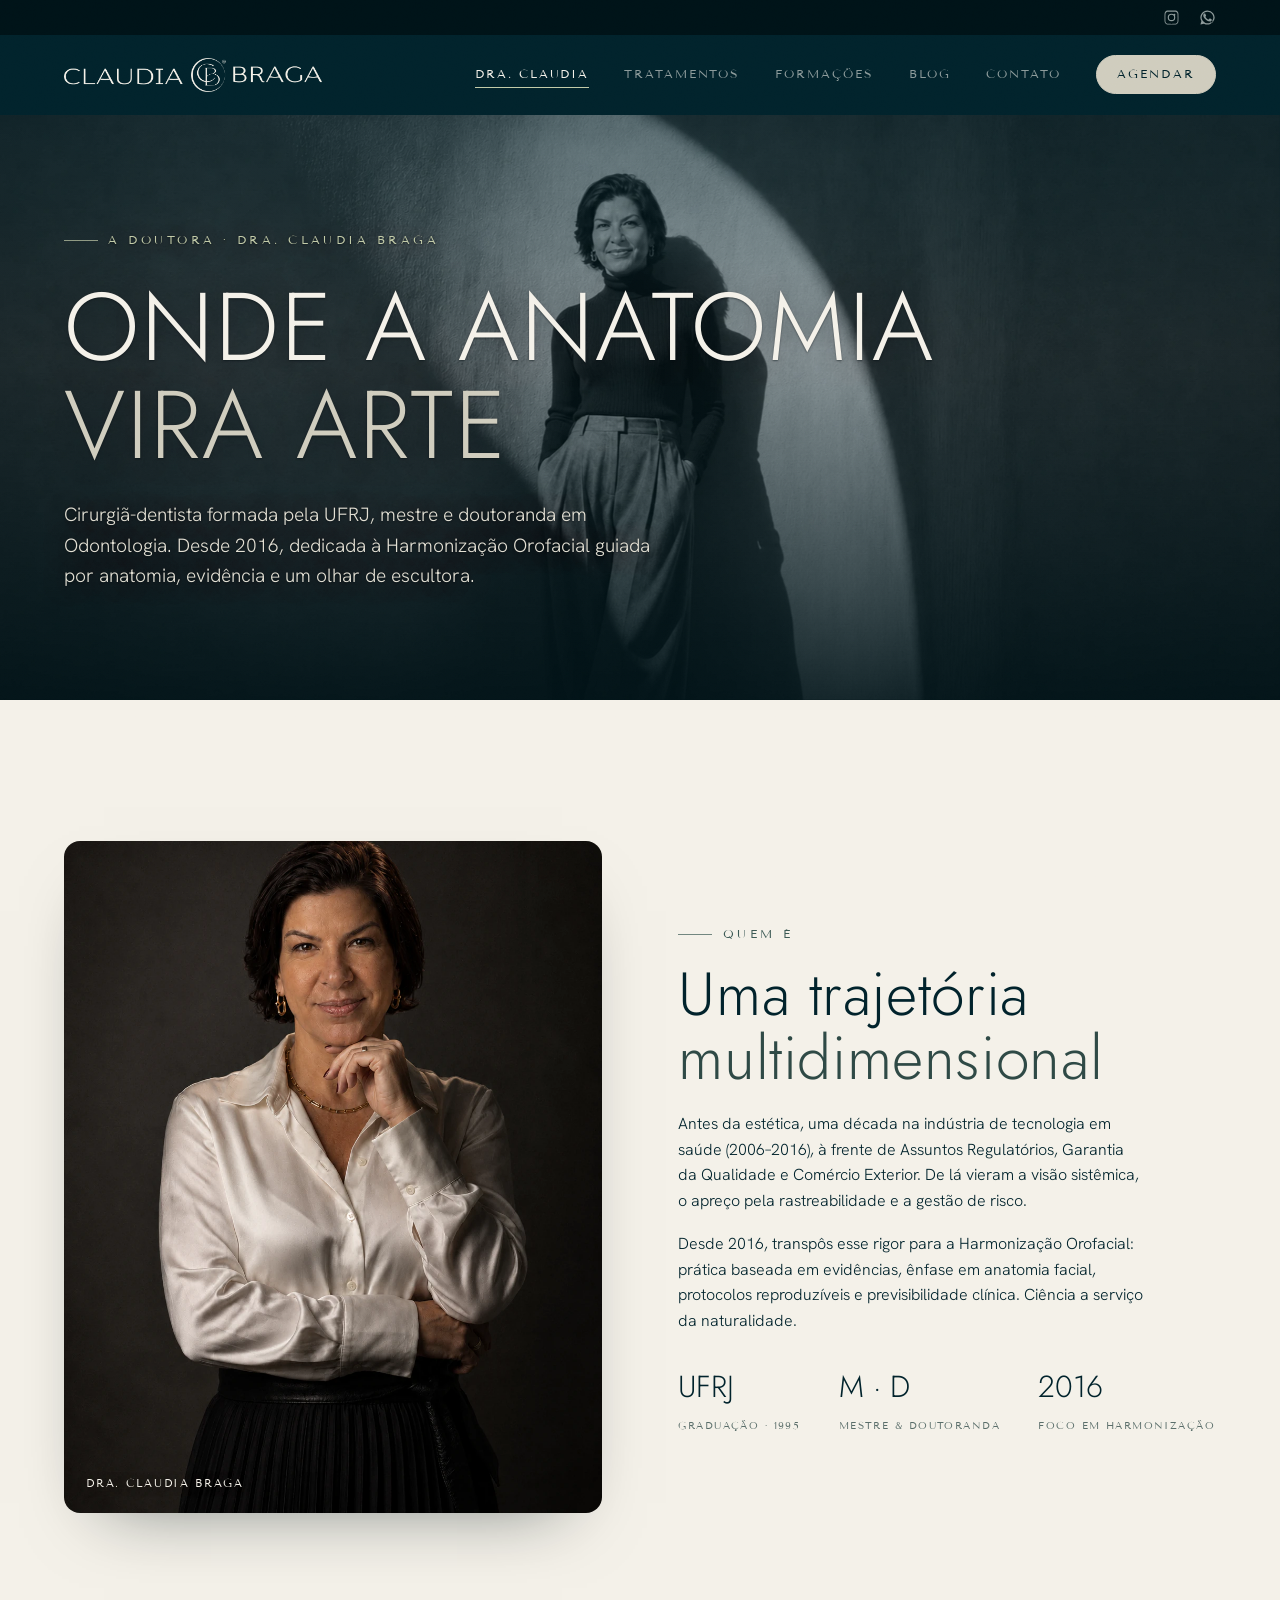
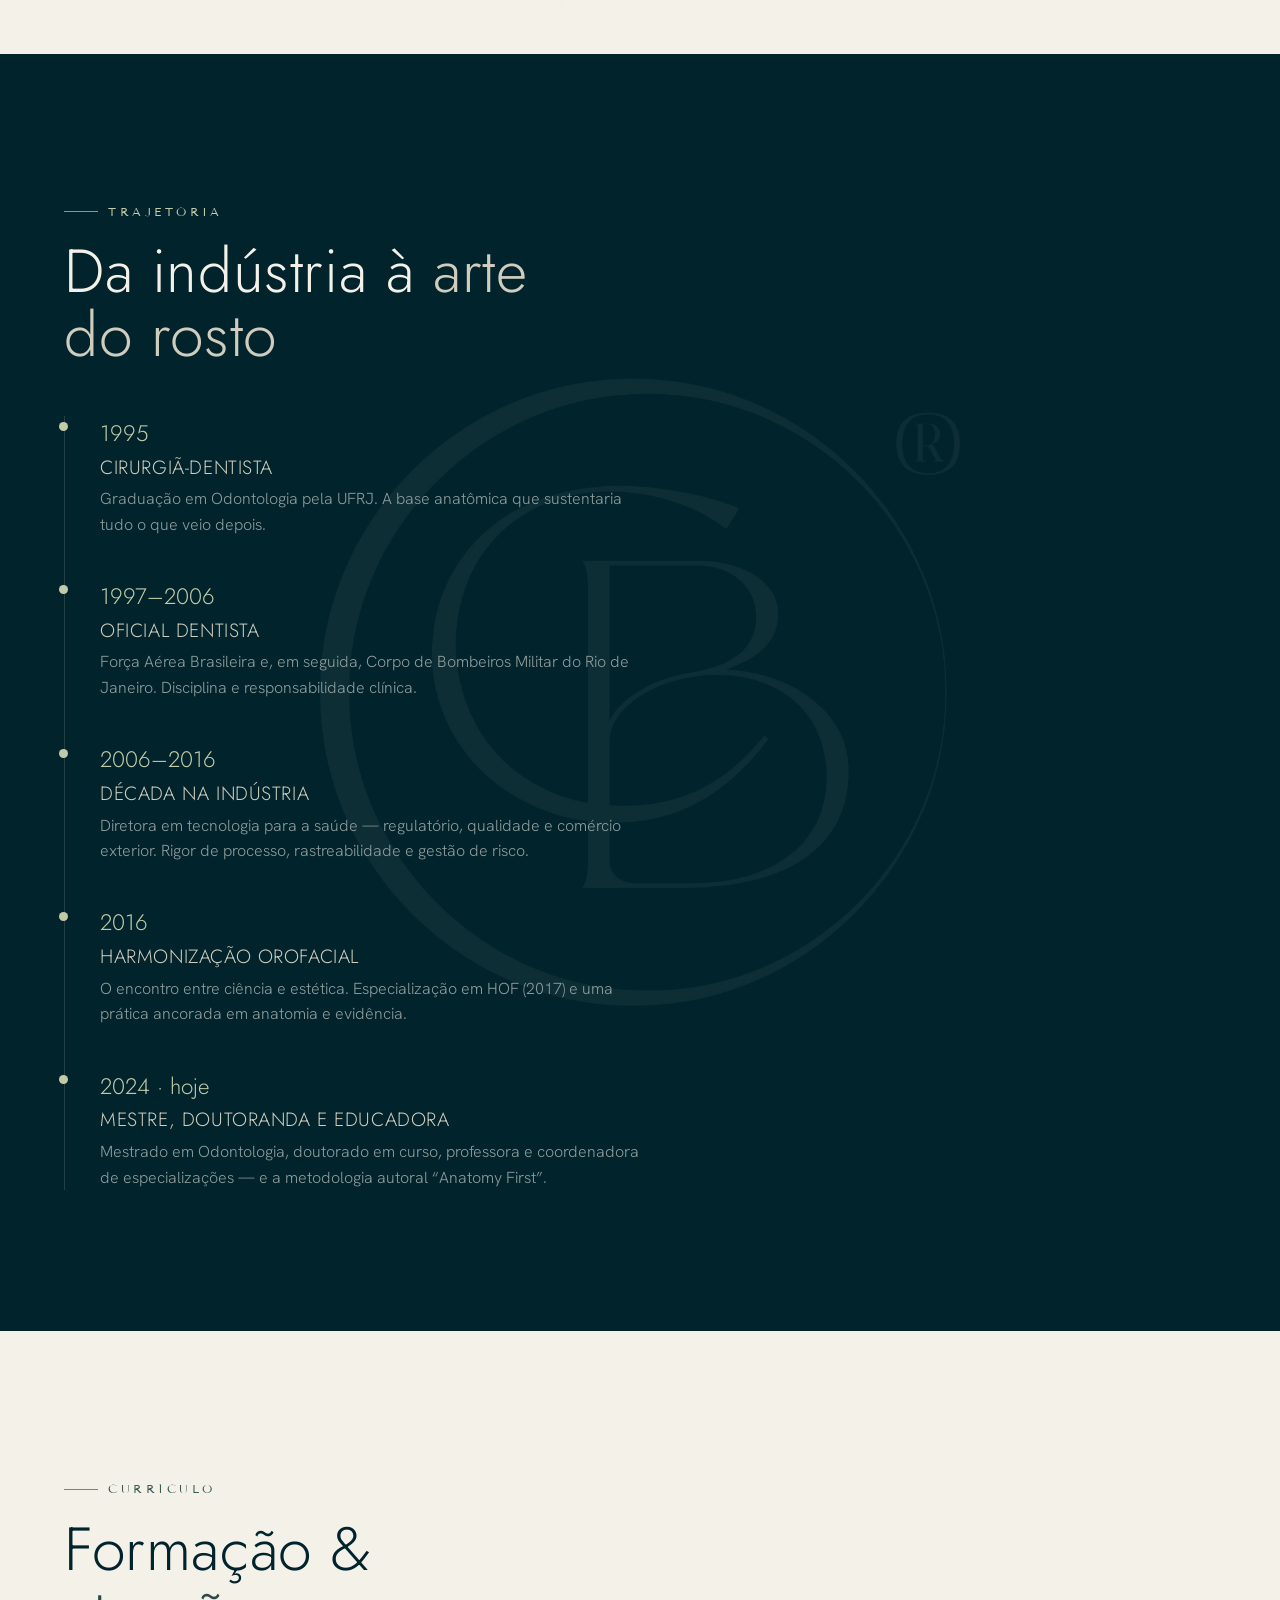
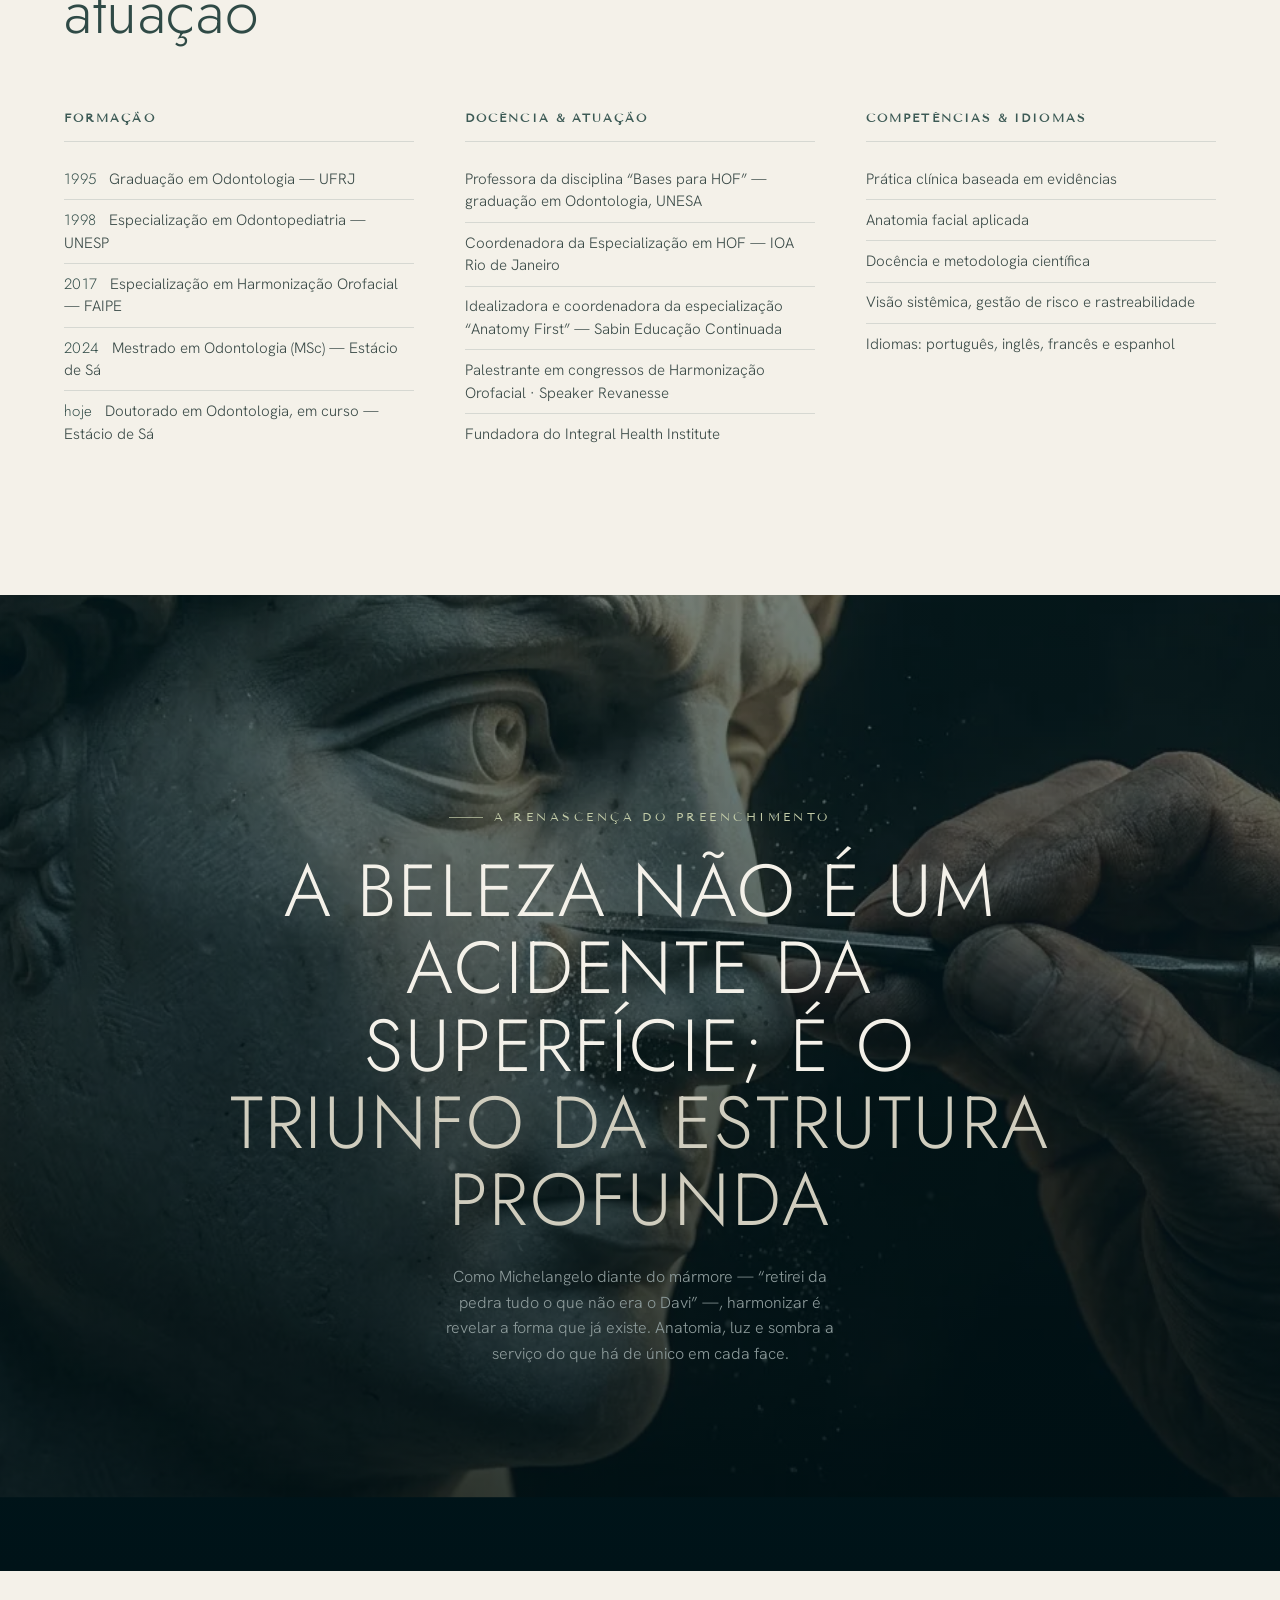
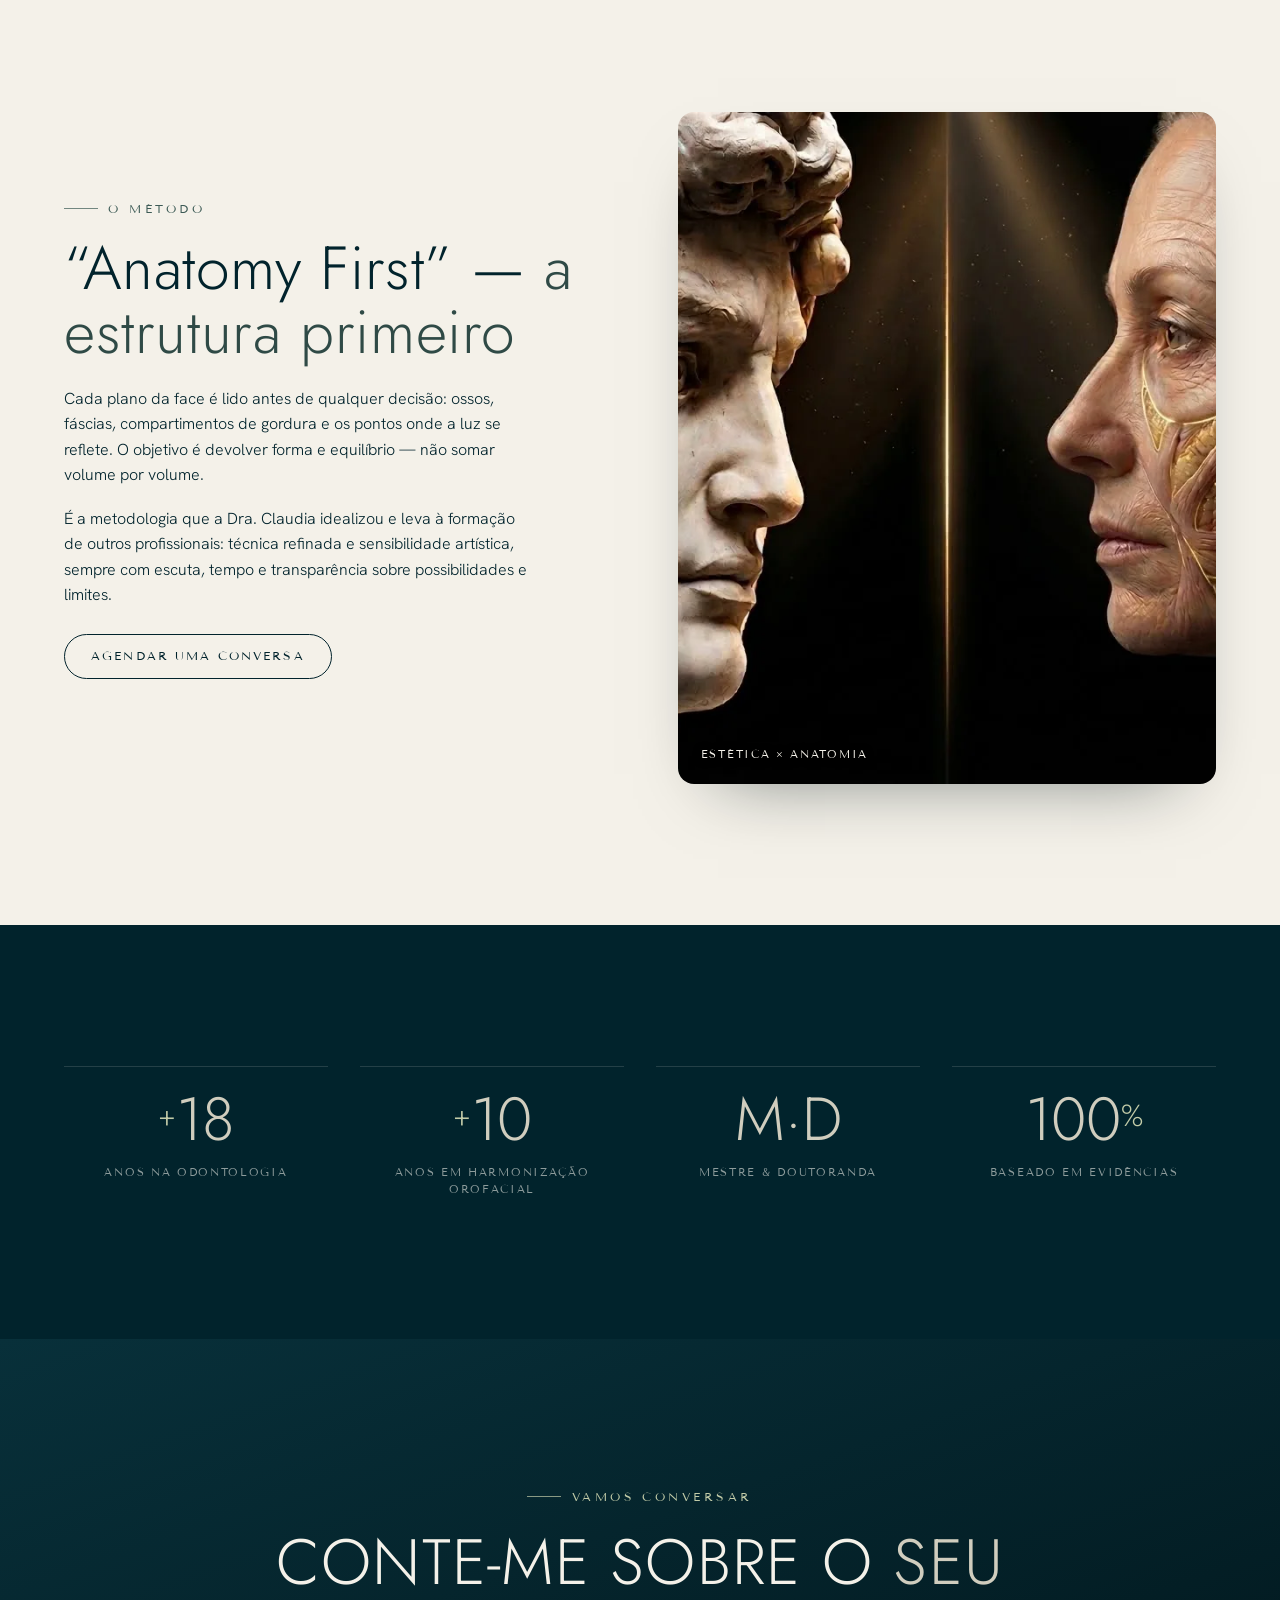
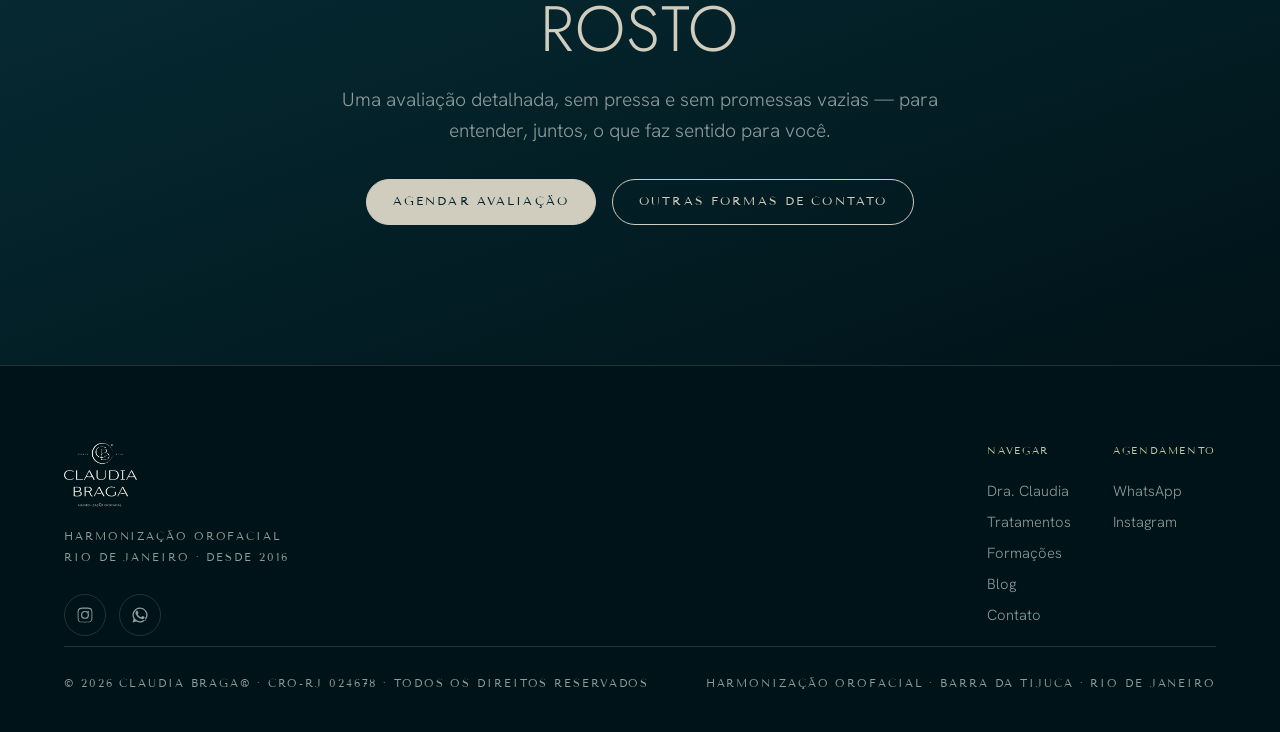
<file: sobre.html>
<!DOCTYPE html>
<html lang="pt-BR"><head>
<meta charset="UTF-8"><meta name="viewport" content="width=device-width, initial-scale=1">
<title>Dra. Claudia Braga | Dentista (UFRJ), Mestre — Anatomy First</title><meta name="description" content="Da indústria da saúde à Harmonização Orofacial: dentista pela UFRJ, mestre e doutoranda e criadora do método Anatomy First. CRO-RJ 024678, Rio de Janeiro.">
<link rel="icon" type="image/png" sizes="32x32" href="assets/img/logo/favicon-32.png">
<link rel="apple-touch-icon" href="assets/img/logo/favicon-180.png">
<link rel="stylesheet" href="assets/styles.css">
<link rel="preload" as="image" href="assets/img/fotos/claudia-real-03.webp" fetchpriority="high">
<!-- ====== SEO · Open Graph · Dados estruturados (JSON-LD) ====== -->
<meta name="author" content="Dra. Claudia Braga">
<meta name="robots" content="index, follow, max-image-preview:large, max-snippet:-1">
<meta name="theme-color" content="#01232C">
<link rel="canonical" href="https://draclaudiabraga.com/sobre.html">
<meta property="og:type" content="profile">
<meta property="og:site_name" content="Dra. Claudia Braga — Harmonização Orofacial">
<meta property="og:locale" content="pt_BR">
<meta property="og:title" content="Dra. Claudia Braga | Dentista (UFRJ), Mestre — Anatomy First">
<meta property="og:description" content="Da indústria da saúde à Harmonização Orofacial: dentista pela UFRJ, mestre e doutoranda e criadora do método Anatomy First. CRO-RJ 024678.">
<meta property="og:url" content="https://draclaudiabraga.com/sobre.html">
<meta property="og:image" content="https://draclaudiabraga.com/assets/img/fotos/claudia-real-03.png">
<meta name="twitter:card" content="summary_large_image">
<meta name="twitter:title" content="Dra. Claudia Braga | Dentista (UFRJ), Mestre — Anatomy First">
<meta name="twitter:description" content="Da indústria da saúde à Harmonização Orofacial: dentista pela UFRJ, mestre e doutoranda e criadora do método Anatomy First. CRO-RJ 024678.">
<meta name="twitter:image" content="https://draclaudiabraga.com/assets/img/fotos/claudia-real-03.png">
<script type="application/ld+json">
{"@context":"https://schema.org","@graph":[
{"@type":["Dentist","MedicalClinic"],"@id":"https://draclaudiabraga.com/#clinic","name":"Dra. Claudia Braga — Harmonização Orofacial","alternateName":"Claudia Braga","url":"https://draclaudiabraga.com/","logo":"https://draclaudiabraga.com/assets/img/logo/lockup-petrol.png","image":"https://draclaudiabraga.com/assets/img/fotos/claudia-real-01.png","telephone":"+5521991249832","currenciesAccepted":"BRL","areaServed":{"@type":"City","name":"Rio de Janeiro"},"knowsAbout":["Harmonização Orofacial","Estética Orofacial","Toxina botulínica","Preenchimento facial","Bioestimuladores","Anatomia facial"],"address":{"@type":"PostalAddress","streetAddress":"Av. das Américas, 3434, Bloco 6, sala 205 — Integral Health Institute, Barra da Tijuca","addressLocality":"Rio de Janeiro","addressRegion":"RJ","addressCountry":"BR"},"hasMap":"https://maps.google.com/maps?q=Av+das+Americas+3434+Barra+da+Tijuca+Rio+de+Janeiro+RJ","openingHoursSpecification":[{"@type":"OpeningHoursSpecification","dayOfWeek":["Monday","Tuesday","Wednesday","Thursday","Friday"],"opens":"09:00","closes":"18:00"}],"sameAs":["https://www.instagram.com/draclaudiabraga/"],"parentOrganization":{"@type":"Organization","name":"Integral Health Institute","url":"https://ihi.integralhealth.rio"},"founder":{"@id":"https://draclaudiabraga.com/#claudia"},"employee":{"@id":"https://draclaudiabraga.com/#claudia"}},
{"@type":"Person","@id":"https://draclaudiabraga.com/#claudia","name":"Dra. Claudia Braga","alternateName":"Cláudia Braga","givenName":"Claudia","familyName":"Braga","honorificPrefix":"Dra.","jobTitle":"Cirurgiã-dentista — Harmonização Orofacial","description":"Cirurgiã-dentista (UFRJ), mestre e doutoranda em Odontologia, especialista em Harmonização Orofacial e criadora da metodologia Anatomy First.","image":"https://draclaudiabraga.com/assets/img/fotos/claudia-real-01.png","url":"https://draclaudiabraga.com/sobre.html","worksFor":{"@id":"https://draclaudiabraga.com/#clinic"},"alumniOf":[{"@type":"CollegeOrUniversity","name":"Universidade Federal do Rio de Janeiro (UFRJ)"},{"@type":"CollegeOrUniversity","name":"Universidade Estadual Paulista (UNESP)"},{"@type":"CollegeOrUniversity","name":"Universidade Estácio de Sá"}],"hasCredential":[{"@type":"EducationalOccupationalCredential","credentialCategory":"Registro profissional","name":"CRO-RJ 024678","recognizedBy":{"@type":"Organization","name":"Conselho Regional de Odontologia do Rio de Janeiro (CRO-RJ)"}},{"@type":"EducationalOccupationalCredential","credentialCategory":"Mestrado","name":"Mestre em Odontologia"},{"@type":"EducationalOccupationalCredential","credentialCategory":"Doutorado em curso","name":"Doutoranda em Odontologia"}],"knowsAbout":["Harmonização Orofacial","Anatomia facial","Anatomy First","Toxina botulínica","Preenchimento facial","Bioestimuladores"],"knowsLanguage":["Português","Inglês","Francês","Espanhol"],"sameAs":["https://www.instagram.com/draclaudiabraga/"]},
{"@type":"WebSite","@id":"https://draclaudiabraga.com/#website","url":"https://draclaudiabraga.com/","name":"Dra. Claudia Braga — Harmonização Orofacial","inLanguage":"pt-BR","publisher":{"@id":"https://draclaudiabraga.com/#clinic"}},
{"@type":"ProfilePage","@id":"https://draclaudiabraga.com/sobre.html#webpage","url":"https://draclaudiabraga.com/sobre.html","name":"Dra. Claudia Braga | Dentista (UFRJ), Mestre — Anatomy First","description":"Trajetória, formação e o método Anatomy First da Dra. Claudia Braga.","isPartOf":{"@id":"https://draclaudiabraga.com/#website"},"mainEntity":{"@id":"https://draclaudiabraga.com/#claudia"},"primaryImageOfPage":"https://draclaudiabraga.com/assets/img/fotos/claudia-real-03.png","inLanguage":"pt-BR","breadcrumb":{"@id":"https://draclaudiabraga.com/sobre.html#breadcrumb"}},
{"@type":"BreadcrumbList","@id":"https://draclaudiabraga.com/sobre.html#breadcrumb","itemListElement":[{"@type":"ListItem","position":1,"name":"Início","item":"https://draclaudiabraga.com/"},{"@type":"ListItem","position":2,"name":"Dra. Claudia","item":"https://draclaudiabraga.com/sobre.html"}]}
]}
</script>
</head><body>
<div id="loader"><img src="assets/img/logo/monograma-offwhite.png" alt="Claudia Braga"></div>
<div class="topbar"><div class="wrap">
  <div class="social"><a href="https://www.instagram.com/draclaudiabraga/" target="_blank" rel="noopener" aria-label="Instagram de Claudia Braga"><svg viewBox="0 0 24 24"><path d="M12 2.16c3.2 0 3.58.01 4.85.07 1.17.05 1.8.25 2.23.41.56.22.96.48 1.38.9.42.42.68.82.9 1.38.16.42.36 1.06.41 2.23.06 1.27.07 1.65.07 4.85s-.01 3.58-.07 4.85c-.05 1.17-.25 1.8-.41 2.23a3.7 3.7 0 01-.9 1.38 3.7 3.7 0 01-1.38.9c-.42.16-1.06.36-2.23.41-1.27.06-1.65.07-4.85.07s-3.58-.01-4.85-.07c-1.17-.05-1.8-.25-2.23-.41a3.7 3.7 0 01-1.38-.9 3.7 3.7 0 01-.9-1.38c-.16-.42-.36-1.06-.41-2.23-.06-1.27-.07-1.65-.07-4.85s.01-3.58.07-4.85c.05-1.17.25-1.8.41-2.23.22-.56.48-.96.9-1.38.42-.42.82-.68 1.38-.9.43-.16 1.06-.36 2.23-.41C8.42 2.17 8.8 2.16 12 2.16zm0 1.62c-3.15 0-3.52.01-4.76.07-.9.04-1.39.19-1.71.32-.43.17-.74.37-1.06.69-.32.32-.52.63-.69 1.06-.13.32-.28.81-.32 1.71-.06 1.24-.07 1.61-.07 4.76s.01 3.52.07 4.76c.04.9.19 1.39.32 1.71.17.43.37.74.69 1.06.32.32.63.52 1.06.69.32.13.81.28 1.71.32 1.24.06 1.61.07 4.76.07s3.52-.01 4.76-.07c.9-.04 1.39-.19 1.71-.32.43-.17.74-.37 1.06-.69.32-.32.52-.63.69-1.06.13-.32.28-.81.32-1.71.06-1.24.07-1.61.07-4.76s-.01-3.52-.07-4.76c-.04-.9-.19-1.39-.32-1.71a2.1 2.1 0 00-.69-1.06 2.1 2.1 0 00-1.06-.69c-.32-.13-.81-.28-1.71-.32-1.24-.06-1.61-.07-4.76-.07zm0 2.76a5.3 5.3 0 110 10.6 5.3 5.3 0 010-10.6zm0 1.62a3.68 3.68 0 100 7.36 3.68 3.68 0 000-7.36zm5.48-.16a1.24 1.24 0 11-2.48 0 1.24 1.24 0 012.48 0z"/></svg></a><a href="https://wa.me/5521991249832" target="_blank" rel="noopener" aria-label="WhatsApp"><svg viewBox="0 0 24 24"><path d="M17.5 14.4c-.3-.15-1.77-.87-2.04-.97-.27-.1-.47-.15-.67.15-.2.3-.77.97-.95 1.17-.17.2-.35.22-.65.07-.3-.15-1.26-.46-2.4-1.48-.89-.79-1.49-1.77-1.66-2.07-.17-.3-.02-.46.13-.61.13-.13.3-.35.45-.52.15-.17.2-.3.3-.5.1-.2.05-.37-.02-.52-.07-.15-.67-1.62-.92-2.22-.24-.58-.49-.5-.67-.51l-.57-.01c-.2 0-.52.07-.8.37-.27.3-1.04 1.02-1.04 2.48 0 1.46 1.07 2.88 1.22 3.08.15.2 2.1 3.2 5.08 4.49.71.31 1.26.49 1.69.62.71.23 1.36.2 1.87.12.57-.08 1.77-.72 2.02-1.42.25-.7.25-1.3.17-1.42-.07-.12-.27-.2-.57-.35zM12 2a10 10 0 00-8.6 15.06L2 22l5.06-1.33A10 10 0 1012 2zm0 1.8a8.2 8.2 0 016.96 12.54l-.2.32.79 2.88-2.96-.78-.31.18A8.2 8.2 0 1112 3.8z"/></svg></a></div>
</div></div><header><div class="wrap nav">
  <a href="index.html" aria-label="Claudia Braga"><img class="logo" src="assets/img/logo/horizontal-offwhite.png" alt="Claudia Braga"></a>
  <nav class="menu"><a class="link active" href="sobre.html">Dra. Claudia</a><a class="link" href="procedimentos.html">Tratamentos</a><a class="link" href="formacao.html">Formações</a><a class="link" href="conteudo.html">Blog</a><a class="link" href="contato.html">Contato</a><a class="btn solid" href="https://wa.me/5521991249832" target="_blank" rel="noopener">Agendar</a></nav>
  <button class="burger" aria-label="Menu"><span></span><span></span><span></span></button>
</div></header>
<nav class="mobile-menu"><a href="sobre.html">Dra. Claudia</a><a href="procedimentos.html">Tratamentos</a><a href="formacao.html">Formações</a><a href="conteudo.html">Blog</a><a href="contato.html">Contato</a><a href="https://wa.me/5521991249832" target="_blank" rel="noopener">Agendar</a></nav><section class="hero hero-inner"><div class="slides"><div class="slide active"><img src="assets/img/fotos/claudia-real-03.webp" alt="Dra. Claudia Braga"></div></div>
<div class="wrap"><span class="eyebrow reveal in">A Doutora · Dra. Claudia Braga</span>
<h1 class="h-display reveal in" data-d="1">Onde a anatomia <em>vira arte</em></h1>
<p class="lead reveal in" data-d="2">Cirurgiã-dentista formada pela UFRJ, mestre e doutoranda em Odontologia. Desde 2016, dedicada à Harmonização Orofacial guiada por anatomia, evidência e um olhar de escultora.</p></div></section>

<section class="sec light on-light"><div class="wrap split">
  <div class="media reveal"><img loading="lazy" decoding="async" src="assets/img/fotos/claudia-real-01.webp" alt="Dra. Claudia Braga"><span class="tag">Dra. Claudia Braga</span></div>
  <div><span class="eyebrow reveal">Quem é</span><h2 class="h1 reveal" data-d="1" style="margin-top:1.2rem">Uma trajetória <em>multidimensional</em></h2>
  <p class="reveal" data-d="2">Antes da estética, uma década na indústria de tecnologia em saúde (2006–2016), à frente de Assuntos Regulatórios, Garantia da Qualidade e Comércio Exterior. De lá vieram a visão sistêmica, o apreço pela rastreabilidade e a gestão de risco.</p>
  <p class="reveal" data-d="2">Desde 2016, transpôs esse rigor para a Harmonização Orofacial: prática baseada em evidências, ênfase em anatomia facial, protocolos reproduzíveis e previsibilidade clínica. Ciência a serviço da naturalidade.</p>
  <div class="facts reveal" data-d="3"><div><span class="k">UFRJ</span><span class="l">graduação · 1995</span></div><div><span class="k">M · D</span><span class="l">mestre &amp; doutoranda</span></div><div><span class="k">2016</span><span class="l">foco em harmonização</span></div></div></div>
</div></section>

<section class="sec dark"><div class="wrap"><div class="watermark"><img loading="lazy" decoding="async" src="assets/img/logo/monograma-offwhite.png" alt=""></div>
  <div class="reveal" style="max-width:54ch;margin-bottom:3rem"><span class="eyebrow">Trajetória</span><h2 class="h1" style="margin-top:1.2rem">Da indústria à <em>arte do rosto</em></h2></div>
  <div class="timeline">
    <div class="tl-item reveal"><div class="yr">1995</div><h3>Cirurgiã-dentista</h3><p>Graduação em Odontologia pela UFRJ. A base anatômica que sustentaria tudo o que veio depois.</p></div>
    <div class="tl-item reveal" data-d="1"><div class="yr">1997–2006</div><h3>Oficial dentista</h3><p>Força Aérea Brasileira e, em seguida, Corpo de Bombeiros Militar do Rio de Janeiro. Disciplina e responsabilidade clínica.</p></div>
    <div class="tl-item reveal" data-d="2"><div class="yr">2006–2016</div><h3>Década na indústria</h3><p>Diretora em tecnologia para a saúde — regulatório, qualidade e comércio exterior. Rigor de processo, rastreabilidade e gestão de risco.</p></div>
    <div class="tl-item reveal" data-d="3"><div class="yr">2016</div><h3>Harmonização Orofacial</h3><p>O encontro entre ciência e estética. Especialização em HOF (2017) e uma prática ancorada em anatomia e evidência.</p></div>
    <div class="tl-item reveal" data-d="4"><div class="yr">2024 · hoje</div><h3>Mestre, doutoranda e educadora</h3><p>Mestrado em Odontologia, doutorado em curso, professora e coordenadora de especializações — e a metodologia autoral “Anatomy First”.</p></div>
  </div></div></section>

<section class="sec light on-light"><div class="wrap">
  <div class="reveal" style="max-width:56ch;margin-bottom:clamp(2.6rem,5vw,4rem)"><span class="eyebrow">Currículo</span><h2 class="h1" style="margin-top:1.2rem">Formação &amp; <em>atuação</em></h2></div>
  <div class="cv-grid">
    <div class="cv-col reveal">
      <h4>Formação</h4>
      <ul>
        <li><span class="yr">1995</span> Graduação em Odontologia — UFRJ</li>
        <li><span class="yr">1998</span> Especialização em Odontopediatria — UNESP</li>
        <li><span class="yr">2017</span> Especialização em Harmonização Orofacial — FAIPE</li>
        <li><span class="yr">2024</span> Mestrado em Odontologia (MSc) — Estácio de Sá</li>
        <li><span class="yr">hoje</span> Doutorado em Odontologia, em curso — Estácio de Sá</li>
      </ul>
    </div>
    <div class="cv-col reveal" data-d="1">
      <h4>Docência &amp; atuação</h4>
      <ul>
        <li>Professora da disciplina “Bases para HOF” — graduação em Odontologia, UNESA</li>
        <li>Coordenadora da Especialização em HOF — IOA Rio de Janeiro</li>
        <li>Idealizadora e coordenadora da especialização “Anatomy First” — Sabin Educação Continuada</li>
        <li>Palestrante em congressos de Harmonização Orofacial · Speaker Revanesse</li>
        <li>Fundadora do Integral Health Institute</li>
      </ul>
    </div>
    <div class="cv-col reveal" data-d="2">
      <h4>Competências &amp; idiomas</h4>
      <ul>
        <li>Prática clínica baseada em evidências</li>
        <li>Anatomia facial aplicada</li>
        <li>Docência e metodologia científica</li>
        <li>Visão sistêmica, gestão de risco e rastreabilidade</li>
        <li>Idiomas: português, inglês, francês e espanhol</li>
      </ul>
    </div>
  </div></div></section>

<section class="banda art"><div class="bg"><img loading="lazy" decoding="async" src="assets/img/arte/escultura-marmore.webp" alt="Escultura em mármore sendo cinzelada, sob luz e sombra"></div><div class="wrap">
  <span class="eyebrow center reveal">A Renascença do preenchimento</span>
  <h2 class="reveal" data-d="1">A beleza não é um acidente da superfície; é o <em>triunfo da estrutura profunda</em></h2>
  <p class="reveal" data-d="2">Como Michelangelo diante do mármore — “retirei da pedra tudo o que não era o Davi” —, harmonizar é revelar a forma que já existe. Anatomia, luz e sombra a serviço do que há de único em cada face.</p></div></section>

<section class="sec light on-light"><div class="wrap split media-r">
  <div class="media reveal"><img loading="lazy" decoding="async" src="assets/img/arte/estetica-anatomia.webp" alt="O ideal escultórico e a anatomia real da face, lado a lado"><span class="tag">Estética × Anatomia</span></div>
  <div><span class="eyebrow reveal">O método</span><h2 class="h1 reveal" data-d="1" style="margin-top:1.2rem">“Anatomy First” — <em>a estrutura primeiro</em></h2>
  <p class="reveal" data-d="2">Cada plano da face é lido antes de qualquer decisão: ossos, fáscias, compartimentos de gordura e os pontos onde a luz se reflete. O objetivo é devolver forma e equilíbrio — não somar volume por volume.</p>
  <p class="reveal" data-d="2">É a metodologia que a Dra. Claudia idealizou e leva à formação de outros profissionais: técnica refinada e sensibilidade artística, sempre com escuta, tempo e transparência sobre possibilidades e limites.</p>
  <p style="margin-top:1.6rem"><a class="btn reveal" data-d="2" href="https://wa.me/5521991249832" target="_blank" rel="noopener">Agendar uma conversa</a></p></div>
</div></section>

<section class="sec dark"><div class="wrap"><div class="stats">
  <div class="stat reveal"><div class="n"><span class="pre">+</span><span class="count" data-to="30">0</span></div><div class="c">Anos na Odontologia</div></div>
  <div class="stat reveal" data-d="1"><div class="n"><span class="pre">+</span><span class="count" data-to="10">0</span></div><div class="c">Anos em Harmonização Orofacial</div></div>
  <div class="stat reveal" data-d="2"><div class="n">M·D</div><div class="c">Mestre &amp; Doutoranda</div></div>
  <div class="stat reveal" data-d="3"><div class="n">100<span class="pre">%</span></div><div class="c">Baseado em evidências</div></div>
</div></div></section>
<section class="sec cta-band"><div class="wrap">
  <span class="eyebrow center reveal">Vamos conversar</span>
  <h2 class="reveal" data-d="1">Conte-me sobre o <em>seu rosto</em></h2>
  <p class="lead reveal" data-d="2" style="margin:0 auto;text-align:center">Uma avaliação detalhada, sem pressa e sem promessas vazias — para entender, juntos, o que faz sentido para você.</p>
  <div class="cta-row reveal" data-d="3"><a class="btn solid" href="https://wa.me/5521991249832" target="_blank" rel="noopener">Agendar avaliação</a><a class="btn" href="contato.html">Outras formas de contato</a></div>
</div></section><footer><div class="wrap"><div class="foot">
  <div>
    <img class="logo" src="assets/img/logo/lockup-offwhite.png" alt="Claudia Braga — Harmonização Orofacial">
    <div class="tag">Harmonização Orofacial<br>Rio de Janeiro · desde 2016</div>
    <div class="social-btns">
      <a class="sbtn" href="https://www.instagram.com/draclaudiabraga/" target="_blank" rel="noopener" aria-label="Instagram de Claudia Braga"><svg viewBox="0 0 24 24"><path d="M12 2.16c3.2 0 3.58.01 4.85.07 1.17.05 1.8.25 2.23.41.56.22.96.48 1.38.9.42.42.68.82.9 1.38.16.42.36 1.06.41 2.23.06 1.27.07 1.65.07 4.85s-.01 3.58-.07 4.85c-.05 1.17-.25 1.8-.41 2.23a3.7 3.7 0 01-.9 1.38 3.7 3.7 0 01-1.38.9c-.42.16-1.06.36-2.23.41-1.27.06-1.65.07-4.85.07s-3.58-.01-4.85-.07c-1.17-.05-1.8-.25-2.23-.41a3.7 3.7 0 01-1.38-.9 3.7 3.7 0 01-.9-1.38c-.16-.42-.36-1.06-.41-2.23-.06-1.27-.07-1.65-.07-4.85s.01-3.58.07-4.85c.05-1.17.25-1.8.41-2.23.22-.56.48-.96.9-1.38.42-.42.82-.68 1.38-.9.43-.16 1.06-.36 2.23-.41C8.42 2.17 8.8 2.16 12 2.16zm0 1.62c-3.15 0-3.52.01-4.76.07-.9.04-1.39.19-1.71.32-.43.17-.74.37-1.06.69-.32.32-.52.63-.69 1.06-.13.32-.28.81-.32 1.71-.06 1.24-.07 1.61-.07 4.76s.01 3.52.07 4.76c.04.9.19 1.39.32 1.71.17.43.37.74.69 1.06.32.32.63.52 1.06.69.32.13.81.28 1.71.32 1.24.06 1.61.07 4.76.07s3.52-.01 4.76-.07c.9-.04 1.39-.19 1.71-.32.43-.17.74-.37 1.06-.69.32-.32.52-.63.69-1.06.13-.32.28-.81.32-1.71.06-1.24.07-1.61.07-4.76s-.01-3.52-.07-4.76c-.04-.9-.19-1.39-.32-1.71a2.1 2.1 0 00-.69-1.06 2.1 2.1 0 00-1.06-.69c-.32-.13-.81-.28-1.71-.32-1.24-.06-1.61-.07-4.76-.07zm0 2.76a5.3 5.3 0 110 10.6 5.3 5.3 0 010-10.6zm0 1.62a3.68 3.68 0 100 7.36 3.68 3.68 0 000-7.36zm5.48-.16a1.24 1.24 0 11-2.48 0 1.24 1.24 0 012.48 0z"/></svg></a>
      <a class="sbtn" href="https://wa.me/5521991249832" target="_blank" rel="noopener" aria-label="WhatsApp"><svg viewBox="0 0 24 24"><path d="M17.5 14.4c-.3-.15-1.77-.87-2.04-.97-.27-.1-.47-.15-.67.15-.2.3-.77.97-.95 1.17-.17.2-.35.22-.65.07-.3-.15-1.26-.46-2.4-1.48-.89-.79-1.49-1.77-1.66-2.07-.17-.3-.02-.46.13-.61.13-.13.3-.35.45-.52.15-.17.2-.3.3-.5.1-.2.05-.37-.02-.52-.07-.15-.67-1.62-.92-2.22-.24-.58-.49-.5-.67-.51l-.57-.01c-.2 0-.52.07-.8.37-.27.3-1.04 1.02-1.04 2.48 0 1.46 1.07 2.88 1.22 3.08.15.2 2.1 3.2 5.08 4.49.71.31 1.26.49 1.69.62.71.23 1.36.2 1.87.12.57-.08 1.77-.72 2.02-1.42.25-.7.25-1.3.17-1.42-.07-.12-.27-.2-.57-.35zM12 2a10 10 0 00-8.6 15.06L2 22l5.06-1.33A10 10 0 1012 2zm0 1.8a8.2 8.2 0 016.96 12.54l-.2.32.79 2.88-2.96-.78-.31.18A8.2 8.2 0 1112 3.8z"/></svg></a>
    </div>
  </div>
  <div class="links">
    <div class="group"><h4>Navegar</h4><a href="sobre.html">Dra. Claudia</a><a href="procedimentos.html">Tratamentos</a><a href="formacao.html">Formações</a><a href="conteudo.html">Blog</a><a href="contato.html">Contato</a></div>
    <div class="group"><h4>Agendamento</h4><a href="https://wa.me/5521991249832" target="_blank" rel="noopener">WhatsApp</a><a href="https://www.instagram.com/draclaudiabraga/" target="_blank" rel="noopener">Instagram</a></div>
  </div>
</div>
<div class="base"><span>© 2026 Claudia Braga® · CRO-RJ 024678 · Todos os direitos reservados</span><span>Harmonização Orofacial · Barra da Tijuca · Rio de Janeiro</span></div>
</div></footer>
<script src="assets/app.js"></script></body></html>
</file>
<file: assets/styles.css>
/* =====================================================================
   CLAUDIA BRAGA® — styles.css  (fundação compilada do DESIGN_SYSTEM.md)
   Trocar fontes originais (Resort/Audrey) = editar só o @import abaixo.
   ===================================================================== */
@import url("https://fonts.googleapis.com/css2?family=Jost:wght@300;400;500&family=Tenor+Sans&family=Hanken+Grotesk:wght@300;400;500&display=swap");

:root{
  /* cor (valores reais extraídos dos arquivos de marca) */
  --cb-petrol:#01232C; --cb-petrol-700:#08303A; --cb-petrol-900:#001318;
  --cb-sage:#8D9B9B; --cb-sage-300:#B3BEBD; --cb-mint:#C2CBA8;
  --cb-beige:#D0CDBE; --cb-beige-200:#E3E0D4; --cb-offwhite:#F4F1E9; --cb-ink:#000;
  --ink-soft:#3A4A47;
  --line-on-dark:rgba(244,241,233,.14); --line-on-light:rgba(1,35,44,.12);
  /* tipo */
  --cb-display:"Jost","Resort Sans",system-ui,sans-serif;
  --cb-detail:"Tenor Sans","Audrey Sans",serif;
  --cb-body:-apple-system,"SF Pro Display","Hanken Grotesk",system-ui,sans-serif;
  --fs-display:clamp(2.8rem,7.5vw,6rem); --fs-h1:clamp(2.1rem,5vw,3.8rem);
  --fs-h2:clamp(1.7rem,3.4vw,2.7rem); --fs-h3:clamp(1.3rem,2vw,1.7rem);
  --fs-lead:clamp(1.05rem,1.5vw,1.25rem); --fs-eyebrow:.72rem;
  /* espaço */
  --maxw:1280px; --maxw-narrow:760px; --gutter:clamp(20px,5vw,80px);
  --section-y:clamp(80px,11vw,180px); --radius:16px; --radius-pill:999px;
  --shadow-soft:0 30px 70px -40px rgba(0,20,24,.55);
  /* motion */
  --ease:cubic-bezier(.22,.61,.36,1); --dur:.9s; --dur-fast:.4s;
}

*{margin:0;padding:0;box-sizing:border-box}
html{scroll-behavior:smooth}
body{font-family:var(--cb-body);font-weight:300;line-height:1.6;color:var(--cb-offwhite);
  background:var(--cb-petrol);-webkit-font-smoothing:antialiased;overflow-x:hidden}
img{display:block;max-width:100%}
a{color:inherit;text-decoration:none}
::selection{background:var(--cb-beige);color:var(--cb-petrol)}

/* grão atmosférico */
body::after{content:"";position:fixed;inset:0;pointer-events:none;z-index:9999;opacity:.035;
  background-image:url("data:image/svg+xml,%3Csvg xmlns='http://www.w3.org/2000/svg' width='160' height='160'%3E%3Cfilter id='n'%3E%3CfeTurbulence type='fractalNoise' baseFrequency='.9' numOctaves='3'/%3E%3C/filter%3E%3Crect width='100%25' height='100%25' filter='url(%23n)'/%3E%3C/svg%3E");mix-blend-mode:overlay}

/* ---------- base utils ---------- */
.wrap{max-width:var(--maxw);margin:0 auto;padding-inline:var(--gutter)}
.narrow{max-width:var(--maxw-narrow)}
h1,h2,h3{font-family:var(--cb-display);font-weight:300;line-height:1.05;letter-spacing:.01em}
.h-display{font-size:var(--fs-display);text-transform:uppercase;letter-spacing:.02em;line-height:1.02}
.h1{font-size:var(--fs-h1)} .h2{font-size:var(--fs-h2)} .h3{font-size:var(--fs-h3)}
.serif-quote{font-family:var(--cb-display);text-transform:uppercase;letter-spacing:.03em}
.lead{font-size:var(--fs-lead);color:var(--cb-sage);max-width:56ch}
.muted{color:var(--cb-sage)}
em{font-style:normal;color:var(--cb-beige)}

.eyebrow{font-family:var(--cb-detail);text-transform:uppercase;letter-spacing:.3em;
  font-size:var(--fs-eyebrow);color:var(--cb-mint);display:inline-flex;align-items:center;gap:.9em}
.eyebrow::before{content:"";width:34px;height:1px;background:var(--cb-mint);opacity:.7}
.eyebrow.center{justify-content:center}
.on-light .eyebrow{color:#3c5a55}.on-light .eyebrow::before{background:#3c5a55}

/* botão */
.btn{font-family:var(--cb-detail);text-transform:uppercase;letter-spacing:.18em;font-size:.74rem;
  display:inline-block;padding:1.05em 2.2em;border-radius:var(--radius-pill);position:relative;
  overflow:hidden;border:1px solid var(--cb-beige);color:var(--cb-beige);transition:color .5s var(--ease);z-index:0;cursor:pointer;background:none}
.btn::before{content:"";position:absolute;inset:0;background:var(--cb-beige);transform:translateY(101%);transition:transform .5s var(--ease);z-index:-1}
.btn:hover{color:var(--cb-petrol)} .btn:hover::before{transform:translateY(0)}
.btn.solid{background:var(--cb-beige);color:var(--cb-petrol)}
.btn.solid::before{background:var(--cb-petrol-900)} .btn.solid:hover{color:var(--cb-beige)}
.on-light .btn{border-color:var(--cb-petrol);color:var(--cb-petrol)}
.on-light .btn::before{background:var(--cb-petrol)}.on-light .btn:hover{color:var(--cb-offwhite)}
.on-light .btn.solid{background:var(--cb-petrol);color:var(--cb-offwhite)}

/* reveal */
.reveal{opacity:0;transform:translateY(34px);transition:opacity var(--dur) var(--ease),transform var(--dur) var(--ease)}
.reveal.in{opacity:1;transform:none}
.reveal[data-d="1"]{transition-delay:.1s}.reveal[data-d="2"]{transition-delay:.22s}
.reveal[data-d="3"]{transition-delay:.34s}.reveal[data-d="4"]{transition-delay:.46s}

/* seções claras/escuras */
.sec{padding-block:var(--section-y);position:relative}
.sec.light{background:var(--cb-offwhite);color:var(--cb-petrol)}
.sec.light .lead,.sec.light .muted{color:var(--ink-soft)}
.sec.light em{color:#2f4a46}
.sec.beige{background:var(--cb-beige-200);color:var(--cb-petrol)}
.sec.dark{background:var(--cb-petrol)} .sec.deep{background:var(--cb-petrol-900)}
/* seção menta (respiro claro — texto petróleo, nunca branco) */
.sec.mint{background:var(--cb-mint);color:var(--cb-petrol)}
.sec.mint .lead,.sec.mint .muted{color:#2f4a46}
.sec.mint em{color:#2f4a46}
/* pattern de fundo sangrado no canto: blend screen revela só os traços bege */
.pattern-corner{position:absolute;z-index:0;pointer-events:none;width:min(52vw,620px)}
.pattern-corner img{display:block;width:100%;height:auto;mix-blend-mode:screen;opacity:.5}
.pattern-corner.br{right:0;bottom:0;transform:translate(16%,16%)}
.pattern-corner.tr{right:0;top:0;transform:translate(16%,-16%)}

/* marca-d'água monograma */
.watermark{position:absolute;inset:0;overflow:hidden;pointer-events:none;z-index:0}
.watermark img{position:absolute;width:min(60vw,640px);opacity:.05;
  top:50%;left:50%;transform:translate(-50%,-50%)}
.sec > .wrap{position:relative;z-index:2}

/* divisor com monograma */
.mono-divider{display:flex;align-items:center;justify-content:center;gap:1.5rem;padding-block:clamp(2rem,5vw,4rem)}
.mono-divider span{height:1px;flex:1;max-width:160px;background:var(--line-on-dark)}
.mono-divider img{width:42px;opacity:.7}
.light .mono-divider span{background:var(--line-on-light)}

/* =================== LOADER =================== */
#loader{position:fixed;inset:0;z-index:10000;background:var(--cb-petrol);display:grid;place-items:center;
  transition:opacity .7s var(--ease),visibility .7s}
#loader.done{opacity:0;visibility:hidden}
#loader img{width:96px;animation:pulse 1.6s var(--ease) infinite}
@keyframes pulse{0%,100%{opacity:.4;transform:scale(.96)}50%{opacity:1;transform:scale(1)}}

/* =================== TOPBAR + NAV =================== */
.topbar{background:var(--cb-petrol-900);color:var(--cb-sage);font-family:var(--cb-detail);
  letter-spacing:.12em;font-size:.7rem;text-transform:uppercase;position:relative;z-index:90}
.topbar .wrap{display:flex;justify-content:flex-end;align-items:center;padding-block:.55rem;gap:1rem}
.topbar .social{display:flex;gap:1.2rem;align-items:center}
.topbar .social a{display:inline-flex;color:var(--cb-sage);transition:color var(--dur-fast) var(--ease)}
.topbar .social a:hover{color:var(--cb-offwhite)}
.topbar .social svg{width:17px;height:17px;fill:currentColor;display:block}

header{position:sticky;top:0;left:0;right:0;z-index:100;padding:1.3rem 0;
  transition:background .5s var(--ease),padding .5s var(--ease),box-shadow .5s var(--ease)}
header.scrolled{background:rgba(0,19,24,.85);backdrop-filter:blur(14px);padding:.7rem 0;box-shadow:0 1px 0 var(--line-on-dark)}
.nav{display:flex;align-items:center;justify-content:space-between;gap:1rem}
.nav .logo{height:34px;width:auto}
.menu{display:flex;gap:2.2rem;align-items:center}
.menu a.link{font-family:var(--cb-detail);text-transform:uppercase;letter-spacing:.16em;font-size:.74rem;
  color:var(--cb-sage);position:relative;padding-block:.3em}
.menu a.link::after{content:"";position:absolute;left:0;bottom:0;height:1px;width:0;background:var(--cb-mint);transition:width var(--dur-fast) var(--ease)}
.menu a.link:hover,.menu a.link.active{color:var(--cb-offwhite)}
.menu a.link:hover::after,.menu a.link.active::after{width:100%}
.menu .btn{padding:.75em 1.7em}
.mobile-menu{display:none}
.burger{display:none;flex-direction:column;gap:5px;background:none;border:0;cursor:pointer;padding:6px}
.burger span{width:26px;height:1.5px;background:var(--cb-offwhite);transition:.3s}
.burger.open span:nth-child(1){transform:translateY(6.5px) rotate(45deg)}
.burger.open span:nth-child(2){opacity:0}
.burger.open span:nth-child(3){transform:translateY(-6.5px) rotate(-45deg)}
@media(max-width:880px){
  .menu .link{display:none} .burger{display:flex}
  .mobile-menu{position:fixed;inset:0;background:var(--cb-petrol);z-index:99;display:flex;
    flex-direction:column;justify-content:center;align-items:center;gap:1.8rem;
    transform:translateY(-100%);transition:transform .5s var(--ease)}
  .mobile-menu.open{transform:none}
  .mobile-menu a{font-family:var(--cb-display);text-transform:uppercase;font-size:1.6rem;letter-spacing:.05em;color:var(--cb-offwhite)}
}

/* =================== HERO =================== */
.hero{position:relative;min-height:100svh;display:flex;align-items:flex-end;overflow:hidden;color:var(--cb-offwhite)}
.hero.center{align-items:center}
.hero .slides{position:absolute;inset:0;z-index:0}
.hero .slide{position:absolute;inset:0;opacity:0;transition:opacity 1.4s var(--ease)}
.hero .slide.active{opacity:1}
.hero .slide img{width:100%;height:100%;object-fit:cover;object-position:top center;animation:ken 14s ease-out both}
.hero .slide.active img{animation:ken 14s ease-out both}
@keyframes ken{from{transform:scale(1.12)}to{transform:scale(1)}}
.hero::after{content:"";position:absolute;inset:0;z-index:1;
  background:linear-gradient(180deg,rgba(1,35,44,.55),rgba(1,35,44,.35) 40%,rgba(0,19,24,.9))}
.hero .wrap{position:relative;z-index:3;padding-block:clamp(4rem,12vh,9rem) clamp(5rem,12vh,8rem);width:100%}
.hero .eyebrow{margin-bottom:1.8rem}
.hero h1{max-width:18ch;margin-bottom:1.6rem}
.hero .lead{color:var(--cb-beige-200)}
/* contraste do texto sobre rosto/arte no hero */
.hero .eyebrow,.hero h1,.hero .lead{text-shadow:0 1px 2px rgba(0,12,16,.5),0 2px 30px rgba(0,12,16,.45)}
.hero.center::after{background:linear-gradient(180deg,rgba(1,35,44,.5),rgba(0,19,24,.58) 45%,rgba(0,19,24,.9))}
.hero .cta-row{display:flex;gap:1rem;flex-wrap:wrap;margin-top:2.4rem}
.hero .dots{position:absolute;bottom:2.2rem;right:var(--gutter);z-index:3;display:flex;gap:.7rem}
.hero .dots button{width:9px;height:9px;border-radius:50%;border:1px solid var(--cb-beige);background:none;cursor:pointer;opacity:.5;transition:.3s}
.hero .dots button.active{background:var(--cb-beige);opacity:1}
.hero-inner{min-height:62vh}

.scroll-cue{position:absolute;bottom:2rem;left:50%;transform:translateX(-50%);z-index:3;display:flex;
  flex-direction:column;align-items:center;gap:.7rem;font-family:var(--cb-detail);text-transform:uppercase;letter-spacing:.3em;font-size:.6rem;color:var(--cb-sage)}
.scroll-cue .bar{width:1px;height:46px;background:linear-gradient(var(--cb-mint),transparent);animation:cue 2.4s var(--ease) infinite}
@keyframes cue{0%{transform:scaleY(.2);transform-origin:top}50%{transform:scaleY(1);transform-origin:top}51%{transform-origin:bottom}100%{transform:scaleY(.2);transform-origin:bottom}}

/* =================== PILARES (trio) =================== */
.cols-3{display:grid;grid-template-columns:repeat(3,1fr)}
.pilar{padding:2.6rem 2rem 2.6rem 0;border-top:1px solid var(--line-on-dark)}
.cols-3 .pilar+.pilar{padding-left:2rem;border-left:1px solid var(--line-on-dark)}
.pilar .num{font-family:var(--cb-display);font-size:2.2rem;color:var(--cb-mint)}
.pilar h3{margin:.6rem 0 1rem;color:var(--cb-beige);text-transform:uppercase;letter-spacing:.04em;font-size:1.4rem}
.pilar p{color:var(--cb-sage);font-size:.98rem}
.light .pilar{border-color:var(--line-on-light)} .light .pilar h3{color:var(--cb-petrol)} .light .pilar p{color:var(--ink-soft)}
@media(max-width:820px){.cols-3{grid-template-columns:1fr}.cols-3 .pilar+.pilar{padding-left:0;border-left:none}}

/* =================== SPLIT imagem+texto =================== */
.split{display:grid;grid-template-columns:1fr 1fr;gap:clamp(2rem,6vw,6rem);align-items:center}
.split.media-r{direction:rtl}.split.media-r>*{direction:ltr}
.split .media{border-radius:var(--radius);overflow:hidden;box-shadow:var(--shadow-soft);aspect-ratio:4/5;position:relative}
.split .media img{width:100%;height:100%;object-fit:cover;transition:transform 1.2s var(--ease)}
.split .media:hover img{transform:scale(1.04)}
.split .media .tag{position:absolute;left:1.4rem;bottom:1.3rem;font-family:var(--cb-detail);
  text-transform:uppercase;letter-spacing:.16em;font-size:.66rem;color:var(--cb-offwhite);z-index:2;text-shadow:0 1px 8px rgba(0,0,0,.5)}
.split h2{margin-bottom:1.3rem}
.split p{margin-bottom:1.1rem;max-width:52ch}
.facts{display:flex;gap:2.4rem;margin-top:1.8rem;flex-wrap:wrap}
.facts .k{font-family:var(--cb-display);font-size:1.9rem;display:block;color:inherit}
.facts .l{font-family:var(--cb-detail);text-transform:uppercase;letter-spacing:.14em;font-size:.64rem;color:var(--cb-sage)}
.light .facts .l{color:#5a6e6a}
@media(max-width:820px){.split{grid-template-columns:1fr}.split.media-r{direction:ltr}}

/* =================== BANDA DE CITAÇÃO =================== */
.banda{position:relative;text-align:center;overflow:hidden;padding-block:clamp(100px,16vw,220px);
  background:var(--cb-petrol-900)}
.banda .bg{position:absolute;inset:0;z-index:0;opacity:.5}
.banda .bg img{width:100%;height:100%;object-fit:cover}
.banda::after{content:"";position:absolute;inset:0;background:rgba(0,19,24,.7);z-index:1}
.banda .wrap{position:relative;z-index:2}
.banda h2{font-size:clamp(2.2rem,6vw,4.6rem);max-width:20ch;margin:1.6rem auto 0;text-transform:uppercase;letter-spacing:.03em}
.banda p{margin:1.6rem auto 0;color:var(--cb-sage);max-width:46ch}
/* banda com obra de arte (motivo renascentista): imagem mais visível, texto ainda legível */
.banda.art .bg{opacity:.9}
.banda.art::after{background:linear-gradient(180deg,rgba(1,35,44,.5),rgba(0,19,24,.8))}
.banda.art .bg img{object-position:center}

/* =================== GRID DE CARDS =================== */
.grid-cards{display:grid;grid-template-columns:repeat(3,1fr);gap:1.6rem}
.card{border-radius:var(--radius);overflow:hidden;background:var(--cb-petrol-700);border:1px solid var(--line-on-dark);
  display:flex;flex-direction:column;transition:transform .5s var(--ease)}
.card:hover{transform:translateY(-6px)}
.card .thumb{aspect-ratio:4/3;overflow:hidden;position:relative}
.card .thumb img{width:100%;height:100%;object-fit:cover;transition:transform 1s var(--ease)}
.card:hover .thumb img{transform:scale(1.07)}
.card .badge{position:absolute;top:1rem;left:1rem;font-family:var(--cb-detail);text-transform:uppercase;
  letter-spacing:.14em;font-size:.6rem;color:var(--cb-petrol);background:var(--cb-beige);padding:.4em .9em;border-radius:var(--radius-pill);z-index:2}
.card .body{padding:1.6rem 1.6rem 1.9rem}
.card h3{color:var(--cb-beige);text-transform:uppercase;letter-spacing:.03em;font-size:1.25rem;margin-bottom:.7rem}
.card p{color:var(--cb-sage);font-size:.92rem;margin-bottom:1.2rem}
.card .more{font-family:var(--cb-detail);text-transform:uppercase;letter-spacing:.16em;font-size:.66rem;color:var(--cb-mint)}
.light .card{background:#fff;border-color:var(--line-on-light)}
.light .card h3{color:var(--cb-petrol)}.light .card p{color:var(--ink-soft)}
/* card de curso: data + botão alinhado ao rodapé do card */
.card .when{font-family:var(--cb-detail);text-transform:uppercase;letter-spacing:.14em;font-size:.64rem;color:var(--cb-mint);display:block;margin-bottom:.7rem}
.card.course .body{display:flex;flex-direction:column;flex:1}
.card.course .btn{margin-top:auto;align-self:flex-start}
.light .card .when{color:#3c5a55}
@media(max-width:880px){.grid-cards{grid-template-columns:1fr 1fr}}
@media(max-width:600px){.grid-cards{grid-template-columns:1fr}}

/* =================== COUNTERS =================== */
.stats{display:grid;grid-template-columns:repeat(4,1fr);gap:2rem}
.stat{text-align:center;padding-top:1.4rem;border-top:1px solid var(--line-on-dark)}
.stat .n{font-family:var(--cb-display);font-size:clamp(2.6rem,5vw,3.8rem);color:var(--cb-beige);line-height:1}
.stat .n .pre{font-size:.5em;color:var(--cb-mint);vertical-align:.45em}
.stat .c{font-family:var(--cb-detail);text-transform:uppercase;letter-spacing:.16em;font-size:.66rem;color:var(--cb-sage);margin-top:.9rem}
.light .stat{border-color:var(--line-on-light)}.light .stat .n{color:var(--cb-petrol)}
@media(max-width:760px){.stats{grid-template-columns:1fr 1fr;gap:1.6rem 2rem}}

/* =================== VERBOS =================== */
.verbs{display:grid;grid-template-columns:repeat(3,1fr);gap:1px;background:var(--line-on-light);
  border:1px solid var(--line-on-light);border-radius:var(--radius);overflow:hidden}
.verb{background:var(--cb-offwhite);padding:2.4rem 2rem;transition:background .5s var(--ease)}
.verb:hover{background:var(--cb-beige-200)}
.verb .v{font-family:var(--cb-display);text-transform:uppercase;letter-spacing:.04em;font-size:1.7rem;color:#2f4a46;margin-bottom:.6rem}
.verb p{color:#46554f;font-size:.95rem}
@media(max-width:820px){.verbs{grid-template-columns:1fr}}

/* =================== DEPOIMENTOS (slider) =================== */
.testi{position:relative;text-align:center}
.testi .item{display:none;max-width:760px;margin:0 auto}
.testi .item.active{display:block;animation:fade .8s var(--ease)}
@keyframes fade{from{opacity:0;transform:translateY(12px)}to{opacity:1}}
.testi blockquote{font-family:var(--cb-display);font-size:clamp(1.4rem,3vw,2.1rem);line-height:1.3;color:var(--cb-beige);margin-bottom:1.6rem}
.testi .who{font-family:var(--cb-detail);text-transform:uppercase;letter-spacing:.18em;font-size:.7rem;color:var(--cb-sage)}
.testi .nav{display:flex;gap:.7rem;justify-content:center;margin-top:2.4rem}
.testi .nav button{width:9px;height:9px;border-radius:50%;border:1px solid var(--cb-beige);background:none;cursor:pointer;opacity:.5}
.testi .nav button.active{background:var(--cb-beige);opacity:1}

/* =================== GALERIA + LIGHTBOX =================== */
.gallery{display:grid;grid-template-columns:repeat(4,1fr);grid-auto-rows:200px;gap:12px}
.gallery a{overflow:hidden;border-radius:10px;display:block}
.gallery a:nth-child(4n+1){grid-row:span 2}
.gallery a:nth-child(6n+3){grid-column:span 2}
.gallery img{width:100%;height:100%;object-fit:cover;transition:transform 1s var(--ease)}
.gallery a:hover img{transform:scale(1.06)}
@media(max-width:760px){.gallery{grid-template-columns:repeat(2,1fr)}}
#lightbox{position:fixed;inset:0;z-index:10001;background:rgba(0,19,24,.94);display:none;place-items:center;padding:5vw}
#lightbox.open{display:grid}
#lightbox img{max-width:90vw;max-height:88vh;border-radius:8px}
#lightbox .close{position:absolute;top:2rem;right:2rem;color:var(--cb-offwhite);font-size:2rem;cursor:pointer;font-family:var(--cb-detail)}

/* =================== NEWSLETTER / FORM =================== */
.field{display:flex;flex-direction:column;gap:.4rem;margin-bottom:1.6rem}
.field label{font-family:var(--cb-detail);text-transform:uppercase;letter-spacing:.14em;font-size:.64rem;color:var(--cb-sage)}
.field input,.field textarea{background:none;border:0;border-bottom:1px solid var(--line-on-dark);
  color:var(--cb-offwhite);font-family:var(--cb-body);font-size:1rem;padding:.7em 0;transition:border-color .3s}
.field input:focus,.field textarea:focus{outline:none;border-color:var(--cb-mint)}
.light .field input,.light .field textarea{border-color:var(--line-on-light);color:var(--cb-petrol)}
.inline-form{display:flex;gap:1rem;max-width:520px;flex-wrap:wrap}
.inline-form input{flex:1;min-width:220px}

/* =================== FAQ =================== */
.faq .q{border-top:1px solid var(--line-on-light);padding:1.4rem 0;cursor:pointer}
.faq .q summary{font-family:var(--cb-display);text-transform:uppercase;letter-spacing:.03em;font-size:1.15rem;
  list-style:none;display:flex;justify-content:space-between;align-items:center;color:var(--cb-petrol)}
.faq .q summary::-webkit-details-marker{display:none}
.faq .q summary::after{content:"+";font-family:var(--cb-detail);font-size:1.4rem;transition:transform .3s}
.faq .q[open] summary::after{transform:rotate(45deg)}
.faq .q p{color:var(--ink-soft);margin-top:1rem;max-width:64ch}

/* =================== TIMELINE / jornada =================== */
.timeline{border-left:1px solid var(--line-on-dark);padding-left:2.2rem;display:flex;flex-direction:column;gap:2.6rem}
.tl-item{position:relative}
.tl-item::before{content:"";position:absolute;left:-2.6rem;top:.4rem;width:9px;height:9px;border-radius:50%;background:var(--cb-mint)}
.tl-item .yr{font-family:var(--cb-display);color:var(--cb-mint);font-size:1.4rem}
.tl-item h3{color:var(--cb-beige);text-transform:uppercase;letter-spacing:.03em;font-size:1.2rem;margin:.3rem 0 .6rem}
.tl-item p{color:var(--cb-sage);max-width:60ch}

/* =================== CTA =================== */
.cta-band{position:relative;text-align:center;overflow:hidden;
  background:linear-gradient(160deg,var(--cb-petrol-700),var(--cb-petrol-900))}
.cta-band h2{font-size:clamp(2.2rem,5vw,4rem);max-width:20ch;margin:1.4rem auto;text-transform:uppercase;letter-spacing:.02em}
.cta-band .cta-row{display:flex;gap:1rem;justify-content:center;flex-wrap:wrap;margin-top:2rem}

/* =================== FOOTER =================== */
footer{background:var(--cb-petrol-900);padding:clamp(3.5rem,6vw,5rem) 0 2.4rem;border-top:1px solid var(--line-on-dark)}
.foot{display:flex;justify-content:space-between;gap:2.5rem;flex-wrap:wrap}
.foot .logo{height:64px;width:auto;margin-bottom:1.2rem}
.foot .tag{font-family:var(--cb-detail);text-transform:uppercase;letter-spacing:.18em;font-size:.66rem;color:var(--cb-sage);line-height:2}
.foot .links{display:flex;gap:2.6rem;flex-wrap:wrap}
.foot .group h4{font-family:var(--cb-detail);text-transform:uppercase;letter-spacing:.16em;font-size:.64rem;color:var(--cb-mint);margin-bottom:1rem;font-weight:400}
.foot .group a{display:block;color:var(--cb-sage);font-size:.92rem;padding:.25em 0}
.foot .group a:hover{color:var(--cb-offwhite)}
footer .base{display:flex;justify-content:space-between;align-items:center;margin-top:10px;padding-top:1.6rem;
  border-top:1px solid var(--line-on-dark);flex-wrap:wrap;gap:1rem}
footer .base span{font-family:var(--cb-detail);text-transform:uppercase;letter-spacing:.18em;font-size:.66rem;color:var(--cb-sage);line-height:2}

/* =================== REDES SOCIAIS =================== */
.social-btns{display:flex;gap:.8rem;margin-top:1.6rem}
.sbtn{width:42px;height:42px;border-radius:50%;border:1px solid var(--line-on-dark);
  display:grid;place-items:center;color:var(--cb-sage);transition:all var(--dur-fast) var(--ease)}
.sbtn svg{width:18px;height:18px;fill:currentColor}
.sbtn:hover{border-color:var(--cb-beige);background:var(--cb-beige);color:var(--cb-petrol);transform:translateY(-3px)}
.light .sbtn{border-color:var(--line-on-light);color:var(--cb-petrol)}
.light .sbtn:hover{background:var(--cb-petrol);color:var(--cb-offwhite);border-color:var(--cb-petrol)}

/* hero — alinhamento de conteúdo (variação entre páginas) */
.hero .wrap.tc{text-align:center}
.hero .wrap.tc h1,.hero .wrap.tc .lead{margin-left:auto;margin-right:auto}
.hero .wrap.tc .cta-row,.hero .wrap.tc .eyebrow{justify-content:center}

/* contato — grid form + info */
.contact-grid{display:grid;grid-template-columns:1.1fr .9fr;gap:clamp(2rem,5vw,5rem)}
.contact-info .row{padding:1.3rem 0;border-top:1px solid var(--line-on-dark)}
.contact-info .row .l{font-family:var(--cb-detail);text-transform:uppercase;letter-spacing:.16em;font-size:.64rem;color:var(--cb-mint);display:block;margin-bottom:.4rem}
.contact-info .row .v{color:var(--cb-offwhite)}
.map-ph{margin-top:2rem;aspect-ratio:16/7;border-radius:var(--radius);overflow:hidden;position:relative;background:var(--cb-petrol-700)}
.map-ph img{width:100%;height:100%;object-fit:cover;opacity:.5}
.map-ph .pin{position:absolute;inset:0;display:grid;place-items:center;font-family:var(--cb-detail);text-transform:uppercase;letter-spacing:.2em;font-size:.8rem;color:var(--cb-beige)}
@media(max-width:820px){.contact-grid{grid-template-columns:1fr}}

/* =================== CURRÍCULO / CREDENCIAIS =================== */
.cv-grid{display:grid;grid-template-columns:repeat(3,1fr);gap:clamp(2rem,4vw,3.5rem)}
.cv-col h4{font-family:var(--cb-detail);text-transform:uppercase;letter-spacing:.18em;font-size:.72rem;color:#3c5a55;margin-bottom:1.1rem;padding-bottom:.8rem;border-bottom:1px solid var(--line-on-light)}
.cv-col ul{list-style:none}
.cv-col li{color:var(--ink-soft);font-size:.94rem;line-height:1.5;padding:.55rem 0;border-bottom:1px solid var(--line-on-light)}
.cv-col li:last-child{border-bottom:0}
.cv-col .yr{font-family:var(--cb-display);color:#2f4a46;margin-right:.6em;letter-spacing:.02em}
@media(max-width:820px){.cv-grid{grid-template-columns:1fr;gap:1.8rem}}

@media(prefers-reduced-motion:reduce){
  *{animation:none!important;transition:none!important;scroll-behavior:auto!important}
  .reveal{opacity:1;transform:none}
}
</file>
